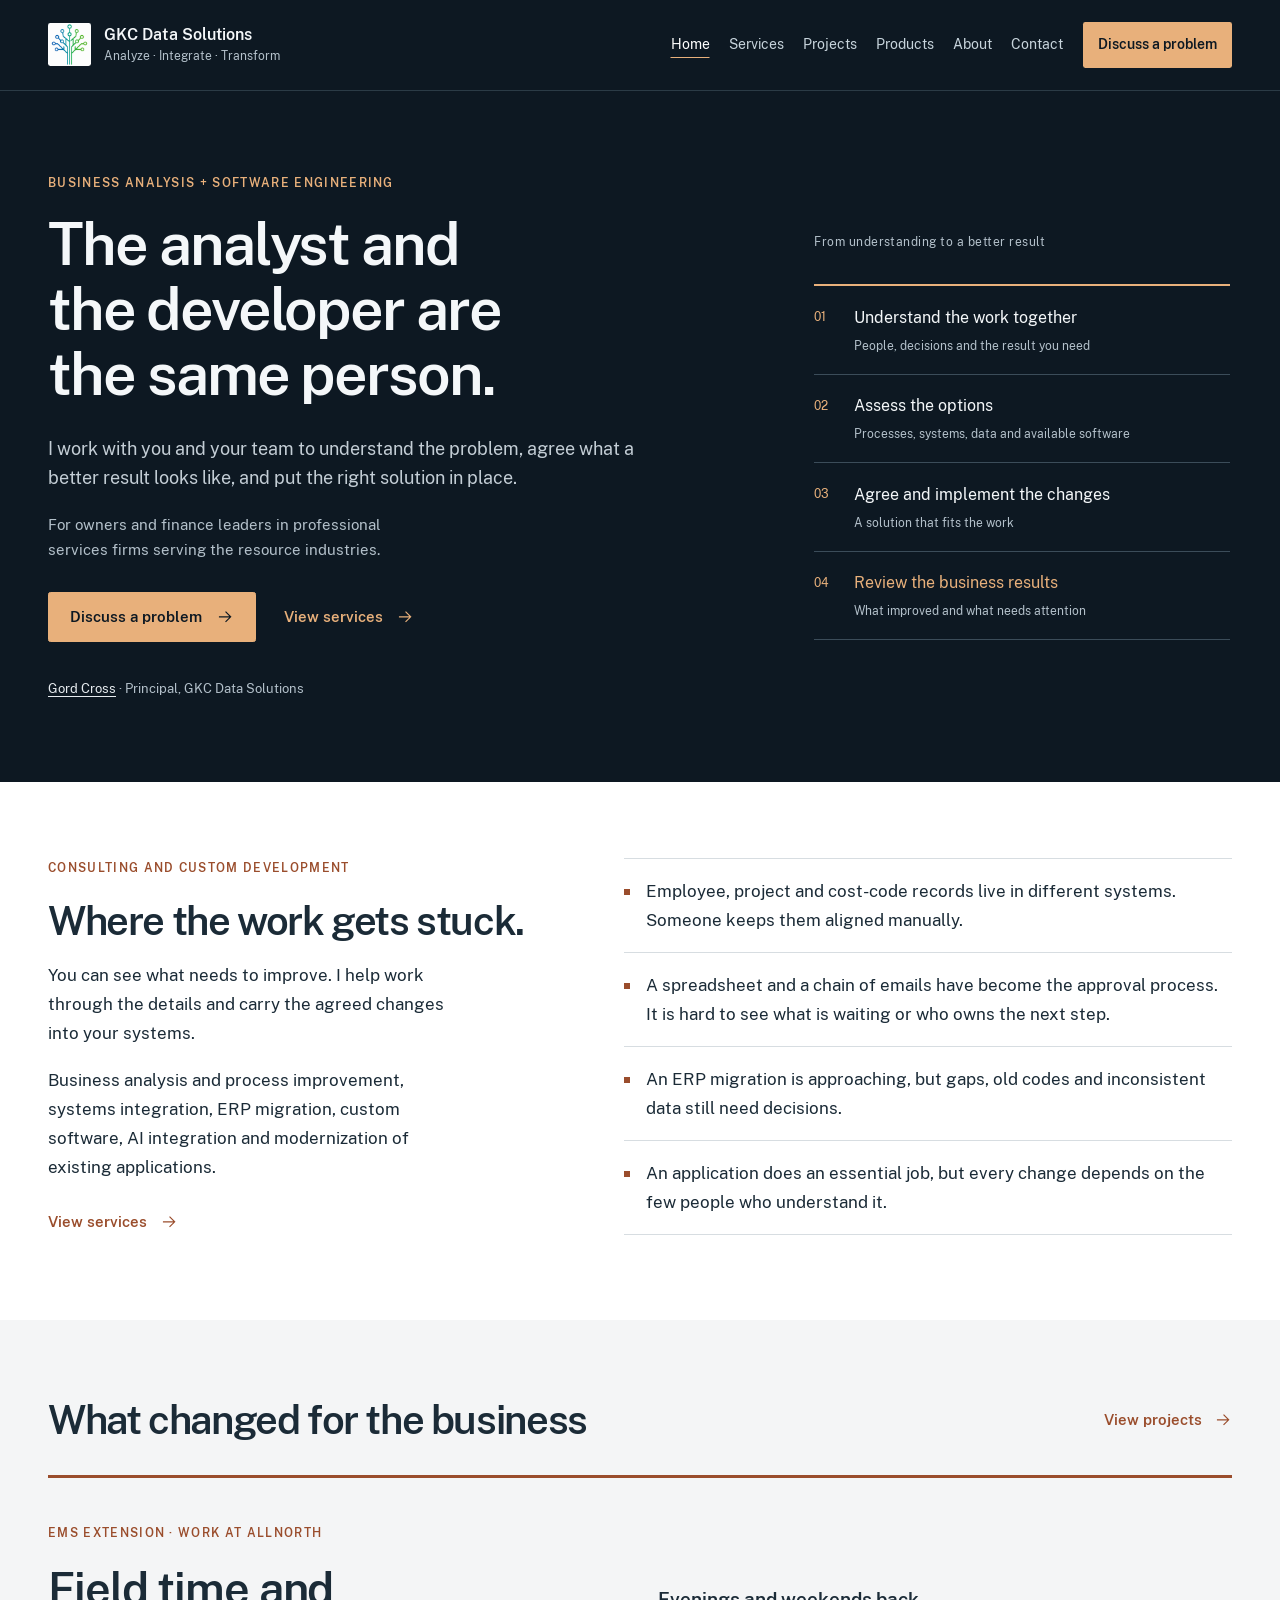
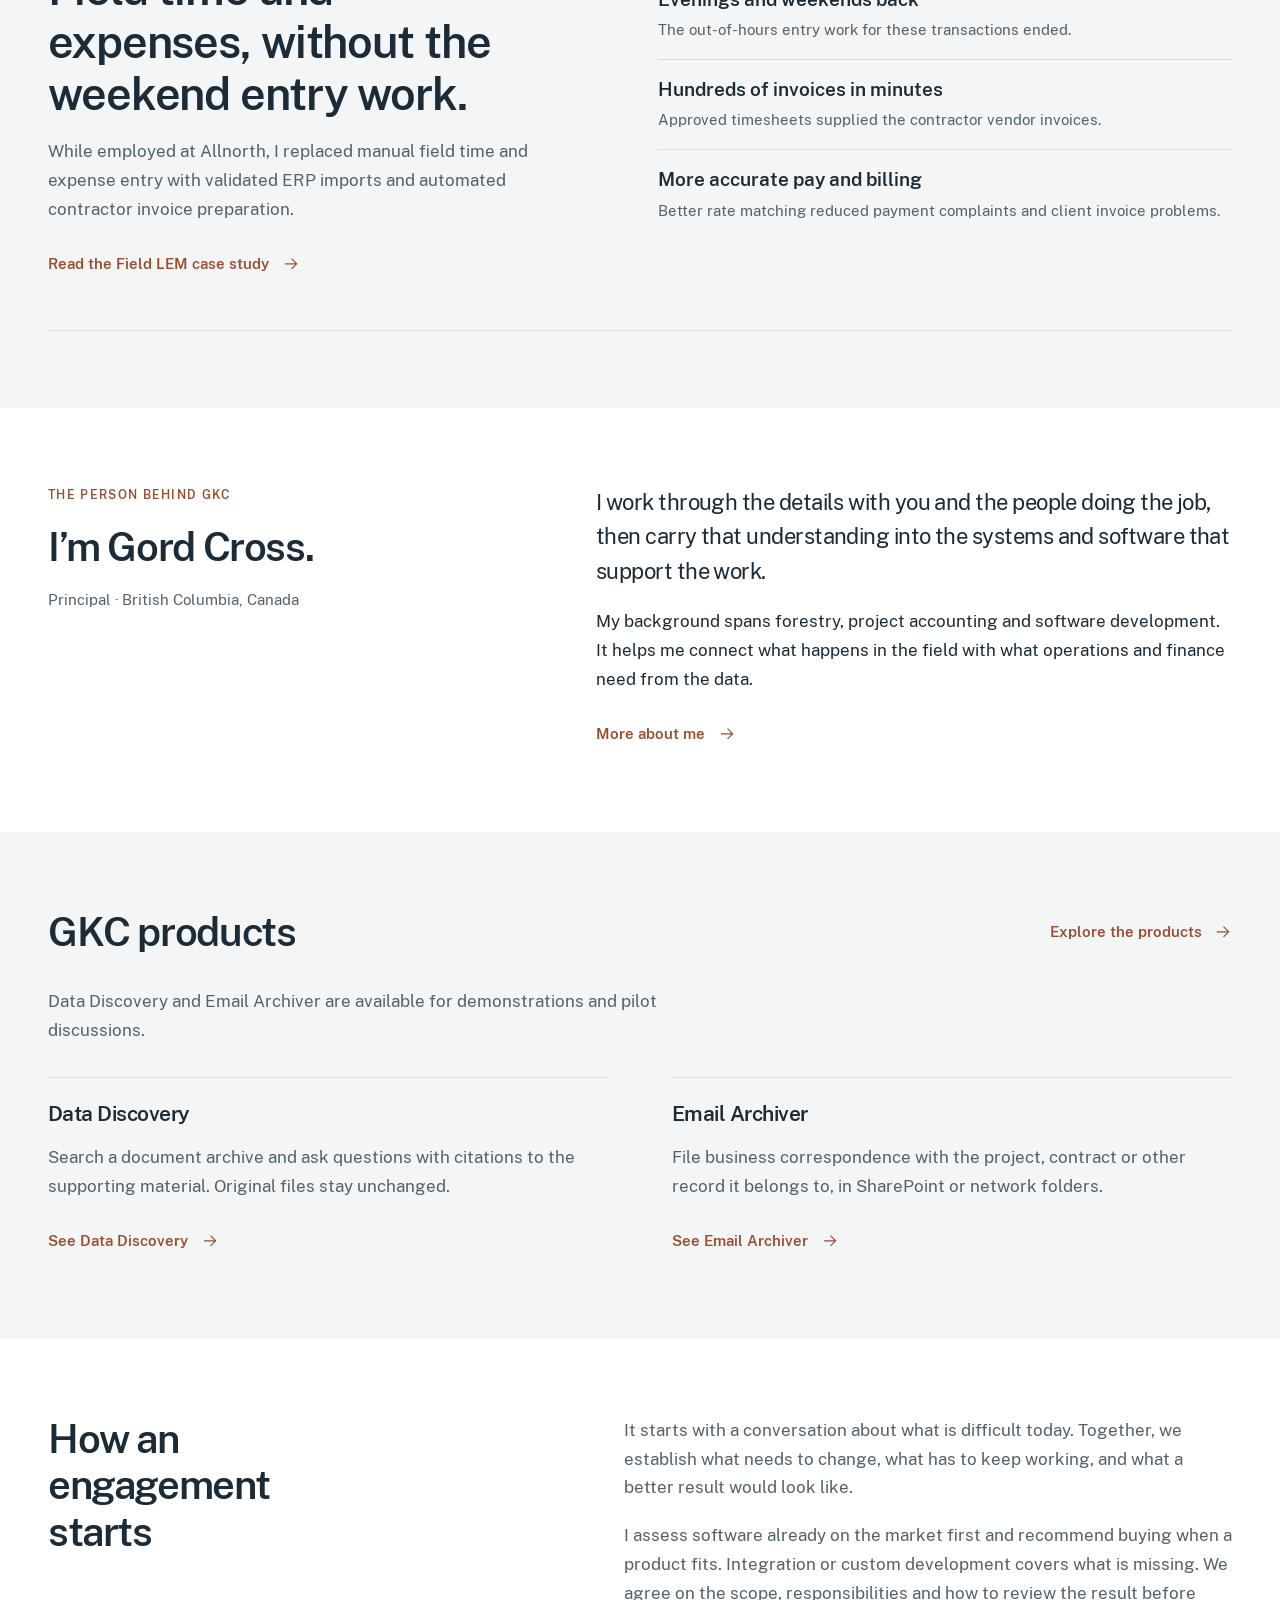
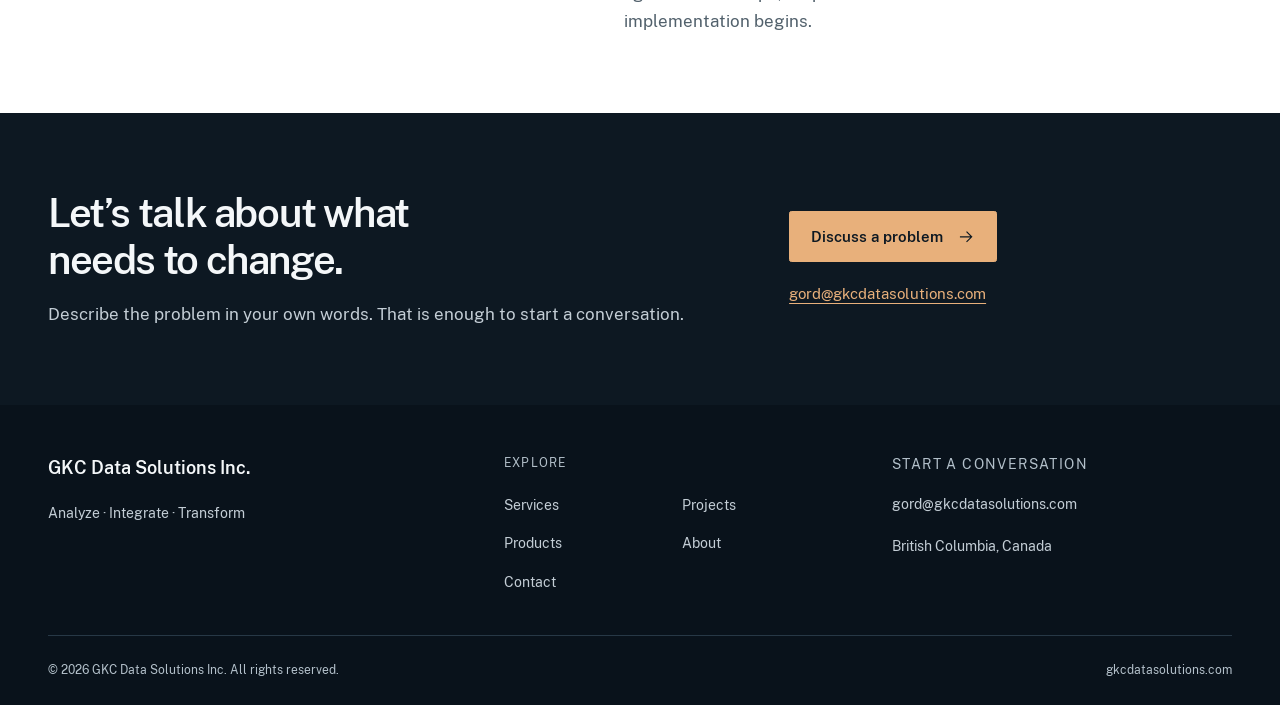
<file: index.html>
<!doctype html>
<html lang="en-CA">
  <head>
    <meta charset="utf-8">
    <meta name="viewport" content="width=device-width, initial-scale=1">
    <title>GKC Data Solutions | Business Analysis, Systems Integration &amp; Custom Software</title>
    <meta name="description" content="Consulting and custom software for owners and finance leaders in professional services firms serving resource industries. Understand the problem and implement the right solution.">
    <link rel="canonical" href="https://gkcdatasolutions.com/">
    <meta name="theme-color" content="#0d1822">
    <meta property="og:type" content="website">
    <meta property="og:locale" content="en_CA">
    <meta property="og:site_name" content="GKC Data Solutions">
    <meta property="og:title" content="GKC Data Solutions | Business Analysis, Systems Integration &amp; Custom Software">
    <meta property="og:description" content="Consulting and custom software for owners and finance leaders in professional services firms serving resource industries. Understand the problem and implement the right solution.">
    <meta property="og:url" content="https://gkcdatasolutions.com/">
    <meta property="og:image" content="https://gkcdatasolutions.com/assets/og-gkc.png">
    <meta property="og:image:width" content="1200">
    <meta property="og:image:height" content="630">
    <meta property="og:image:alt" content="GKC Data Solutions. The analyst and the developer are the same person.">
    <meta name="twitter:card" content="summary_large_image">
    <meta name="twitter:title" content="GKC Data Solutions | Business Analysis, Systems Integration &amp; Custom Software">
    <meta name="twitter:description" content="Consulting and custom software for owners and finance leaders in professional services firms serving resource industries. Understand the problem and implement the right solution.">
    <meta name="twitter:image" content="https://gkcdatasolutions.com/assets/og-gkc.png">
    <meta name="twitter:image:alt" content="GKC Data Solutions: business analysis and software engineering.">
    <link rel="icon" type="image/png" sizes="32x32" href="/assets/favicon-32.png">
    <link rel="apple-touch-icon" sizes="180x180" href="/assets/apple-touch-icon.png">
    <link rel="stylesheet" href="/styles.css">
    <script src="/site.js" defer></script>
    <script type="application/ld+json">{"@context":"https://schema.org","@graph":[{"@type":"Organization","@id":"https://gkcdatasolutions.com/#organization","name":"GKC Data Solutions Inc.","url":"https://gkcdatasolutions.com/","logo":"https://gkcdatasolutions.com/assets/gkc-mark.png","email":"gord@gkcdatasolutions.com"},{"@type":"WebSite","@id":"https://gkcdatasolutions.com/#website","url":"https://gkcdatasolutions.com/","name":"GKC Data Solutions","publisher":{"@id":"https://gkcdatasolutions.com/#organization"}}]}</script>
  </head>
  <body id="top">
    <a class="skip-link" href="#main-content">Skip to main content</a>
    <header class="site-header">
      <div class="shell header-inner">
        <a class="brand" href="/" aria-label="GKC Data Solutions Inc., home"> <img class="brand-mark" src="/assets/gkc-mark.png" width="256" height="256" alt=""> <span><span class="brand-name">GKC Data Solutions</span><span class="brand-signature">Analyze · Integrate · Transform</span></span> </a>
        <button class="nav-toggle" type="button" aria-controls="primary-nav" aria-expanded="false" aria-label="Toggle navigation" hidden><span class="menu-label">Menu</span><svg class="menu-icon" viewBox="0 0 20 20" fill="none" stroke="currentColor" stroke-width="1.5" aria-hidden="true"><path d="M2 5h16M2 10h16M2 15h16"/></svg></button>
        <nav id="primary-nav" aria-label="Primary navigation">
          <ul class="nav-list">
            <li><a href="/" aria-current="page">Home</a></li>
            <li><a href="/services/">Services</a></li>
            <li><a href="/work/">Projects</a></li>
            <li><a href="/products/">Products</a></li>
            <li><a href="/about/">About</a></li>
            <li><a href="/contact/">Contact</a></li>
            <li><a class="nav-cta" href="/contact/">Discuss a problem</a></li>
          </ul>
        </nav>
      </div>
    </header>
    <main id="main-content" tabindex="-1">
      <section class="hero dark" aria-labelledby="hero-title">
        <div class="shell hero-grid">
          <div>
            <p class="eyebrow">Business analysis + software engineering</p>
            <h1 id="hero-title">The analyst and the developer are the same person.</h1>
            <p class="lead">I work with you and your team to understand the problem, agree what a better result looks like, and put the right solution in place.</p>
            <p class="hero-audience">For owners and finance leaders in professional services firms serving the resource industries.</p>
            <div class="actions"><a class="button" href="/contact/">Discuss a problem<svg class="arrow" viewBox="0 0 24 24" fill="none" stroke="currentColor" stroke-width="1.6" aria-hidden="true"><path d="M4 12h15M13 5l7 7-7 7"/></svg></a><a class="text-link" href="/services/">View services<svg class="arrow" viewBox="0 0 24 24" fill="none" stroke="currentColor" stroke-width="1.6" aria-hidden="true"><path d="M4 12h15M13 5l7 7-7 7"/></svg></a></div>
            <p class="hero-byline"><a href="/about/#gord-cross">Gord Cross</a> · Principal, GKC Data Solutions</p>
          </div>
          <figure class="method-diagram" aria-labelledby="method-caption">
            <figcaption id="method-caption">From understanding to a better result</figcaption>
            <ol class="method-steps">
              <li><strong>Understand the work together</strong><span>People, decisions and the result you need</span></li>
              <li><strong>Assess the options</strong><span>Processes, systems, data and available software</span></li>
              <li><strong>Agree and implement the changes</strong><span>A solution that fits the work</span></li>
              <li><strong>Review the business results</strong><span>What improved and what needs attention</span></li>
            </ol>
          </figure>
        </div>
      </section>
      <section class="section" aria-labelledby="problems-title">
        <div class="shell editorial-split">
          <div>
            <p class="eyebrow">Consulting and custom development</p>
            <h2 id="problems-title">Where the work gets stuck.</h2>
            <p>You can see what needs to improve. I help work through the details and carry the agreed changes into your systems.</p>
            <p>Business analysis and process improvement, systems integration, ERP migration, custom software, AI integration and modernization of existing applications.</p>
            <a class="text-link" href="/services/">View services<svg class="arrow" viewBox="0 0 24 24" fill="none" stroke="currentColor" stroke-width="1.6" aria-hidden="true"><path d="M4 12h15M13 5l7 7-7 7"/></svg></a>
          </div>
          <ul class="problem-list">
            <li>Employee, project and cost-code records live in different systems. Someone keeps them aligned manually.</li>
            <li>A spreadsheet and a chain of emails have become the approval process. It is hard to see what is waiting or who owns the next step.</li>
            <li>An ERP migration is approaching, but gaps, old codes and inconsistent data still need decisions.</li>
            <li>An application does an essential job, but every change depends on the few people who understand it.</li>
          </ul>
        </div>
      </section>
      <section class="section soft work-preview" aria-labelledby="selected-work-title">
        <div class="shell">
          <div class="heading-row"><h2 id="selected-work-title">What changed for the business</h2><a class="text-link" href="/work/">View projects<svg class="arrow" viewBox="0 0 24 24" fill="none" stroke="currentColor" stroke-width="1.6" aria-hidden="true"><path d="M4 12h15M13 5l7 7-7 7"/></svg></a></div>
          <article class="featured-project">
            <div>
              <p class="eyebrow">EMS Extension · Work at Allnorth</p>
              <h3>Field time and expenses, without the weekend entry work.</h3>
              <p>While employed at Allnorth, I replaced manual field time and expense entry with validated ERP imports and automated contractor invoice preparation.</p>
              <a class="text-link" href="/work/#field-lem">Read the Field LEM case study<svg class="arrow" viewBox="0 0 24 24" fill="none" stroke="currentColor" stroke-width="1.6" aria-hidden="true"><path d="M4 12h15M13 5l7 7-7 7"/></svg></a>
            </div>
            <ul class="result-list" aria-label="Observed Field LEM results">
              <li><strong>Evenings and weekends back</strong><span>The out-of-hours entry work for these transactions ended.</span></li>
              <li><strong>Hundreds of invoices in minutes</strong><span>Approved timesheets supplied the contractor vendor invoices.</span></li>
              <li><strong>More accurate pay and billing</strong><span>Better rate matching reduced payment complaints and client invoice problems.</span></li>
            </ul>
          </article>
        </div>
      </section>
      <section class="section" id="company" aria-labelledby="principal-title">
        <div class="shell principal-intro">
          <div><p class="eyebrow">The person behind GKC</p><h2 id="principal-title">I’m Gord Cross.</h2><p class="principal-role">Principal · British Columbia, Canada</p></div>
          <div>
            <p class="intro-copy">I work through the details with you and the people doing the job, then carry that understanding into the systems and software that support the work.</p>
            <p>My background spans forestry, project accounting and software development. It helps me connect what happens in the field with what operations and finance need from the data.</p>
            <a class="text-link" href="/about/#gord-cross">More about me<svg class="arrow" viewBox="0 0 24 24" fill="none" stroke="currentColor" stroke-width="1.6" aria-hidden="true"><path d="M4 12h15M13 5l7 7-7 7"/></svg></a>
          </div>
        </div>
      </section>
      <section class="section soft" aria-labelledby="products-title">
        <div class="shell">
          <div class="heading-row"><h2 id="products-title">GKC products</h2><a class="text-link" href="/products/">Explore the products<svg class="arrow" viewBox="0 0 24 24" fill="none" stroke="currentColor" stroke-width="1.6" aria-hidden="true"><path d="M4 12h15M13 5l7 7-7 7"/></svg></a></div>
          <p class="muted measure">Data Discovery and Email Archiver are available for demonstrations and pilot discussions.</p>
          <div class="product-pair">
            <article id="data-discovery"><h3>Data Discovery</h3><p>Search a document archive and ask questions with citations to the supporting material. Original files stay unchanged.</p><a class="text-link" href="/data-discovery/">See Data Discovery<svg class="arrow" viewBox="0 0 24 24" fill="none" stroke="currentColor" stroke-width="1.6" aria-hidden="true"><path d="M4 12h15M13 5l7 7-7 7"/></svg></a></article>
            <article><h3>Email Archiver</h3><p>File business correspondence with the project, contract or other record it belongs to, in SharePoint or network folders.</p><a class="text-link" href="/email-archiver/">See Email Archiver<svg class="arrow" viewBox="0 0 24 24" fill="none" stroke="currentColor" stroke-width="1.6" aria-hidden="true"><path d="M4 12h15M13 5l7 7-7 7"/></svg></a></article>
          </div>
        </div>
      </section>
      <section class="section" aria-labelledby="engagement-title">
        <div class="shell engagement">
          <h2 id="engagement-title">How an engagement starts</h2>
          <div>
            <p>It starts with a conversation about what is difficult today. Together, we establish what needs to change, what has to keep working, and what a better result would look like.</p>
            <p>I assess software already on the market first and recommend buying when a product fits. Integration or custom development covers what is missing. We agree on the scope, responsibilities and how to review the result before implementation begins.</p>
          </div>
        </div>
      </section>
      <section class="section dark cta-band" id="contact" aria-labelledby="cta-title">
        <div class="shell split"><div><h2 id="cta-title">Let’s talk about what needs to change.</h2><p>Describe the problem in your own words. That is enough to start a conversation.</p></div>
          <div class="cta-actions"><a class="button" href="/contact/">Discuss a problem<svg class="arrow" viewBox="0 0 24 24" fill="none" stroke="currentColor" stroke-width="1.6" aria-hidden="true"><path d="M4 12h15M13 5l7 7-7 7"/></svg></a><a class="email" href="mailto:gord@gkcdatasolutions.com">gord@gkcdatasolutions.com</a></div>
        </div>
      </section>
    </main>
    <footer class="site-footer">
      <div class="shell">
        <div class="footer-grid">
          <div class="footer-brand">
            <p class="footer-title">GKC Data Solutions Inc.</p>
            <p class="footer-signature">Analyze · Integrate · Transform</p>
          </div>
          <nav aria-label="Footer navigation">
            <p class="footer-label">Explore</p>
            <ul class="footer-links">
              <li><a href="/services/">Services</a></li>
              <li><a href="/work/">Projects</a></li>
              <li><a href="/products/">Products</a></li>
              <li><a href="/about/">About</a></li>
              <li><a href="/contact/">Contact</a></li>
            </ul>
          </nav>
          <div class="footer-contact">
            <p class="footer-label">Start a conversation</p>
            <p><a href="mailto:gord@gkcdatasolutions.com">gord@gkcdatasolutions.com</a></p>
            <p>British Columbia, Canada</p>
          </div>
        </div>
        <div class="footer-bottom">
          <p>© 2026 GKC Data Solutions Inc. All rights reserved.</p>
          <p>gkcdatasolutions.com</p>
        </div>
      </div>
    </footer>
  </body>
</html>
</file>
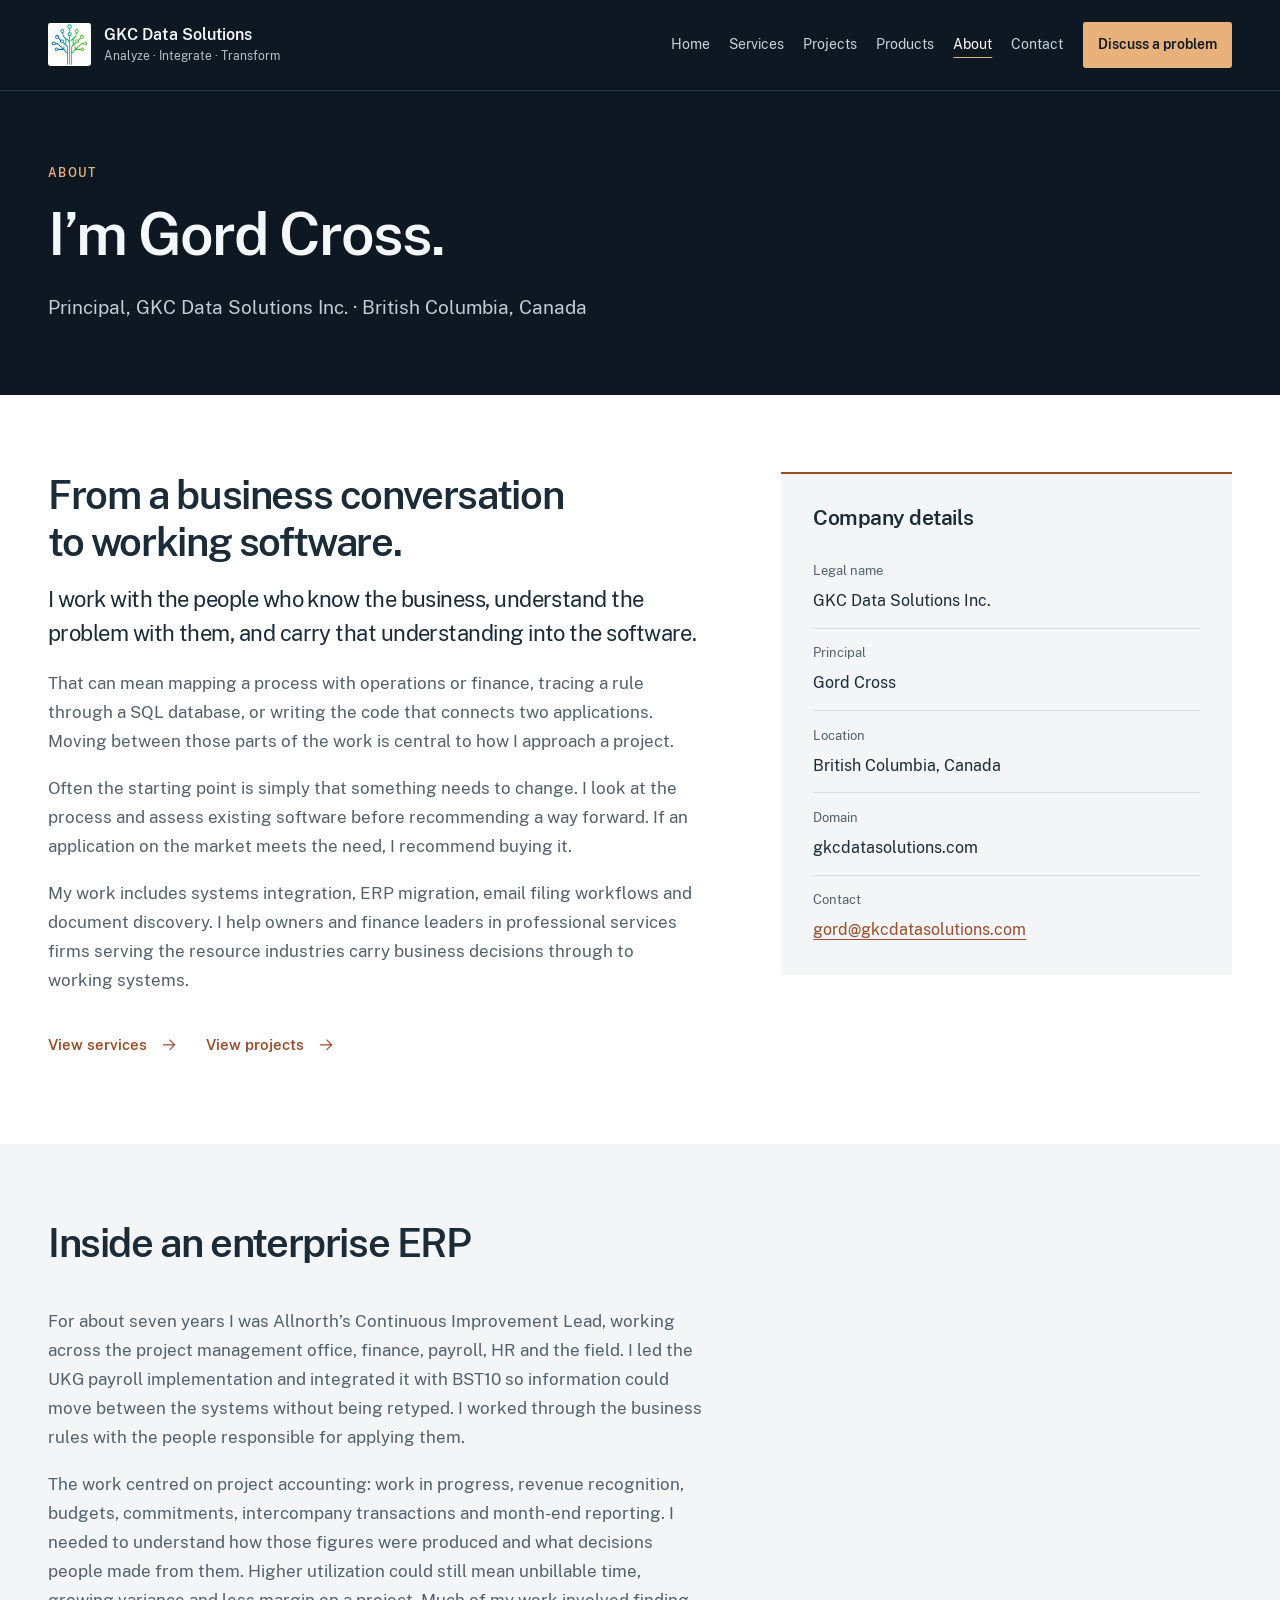
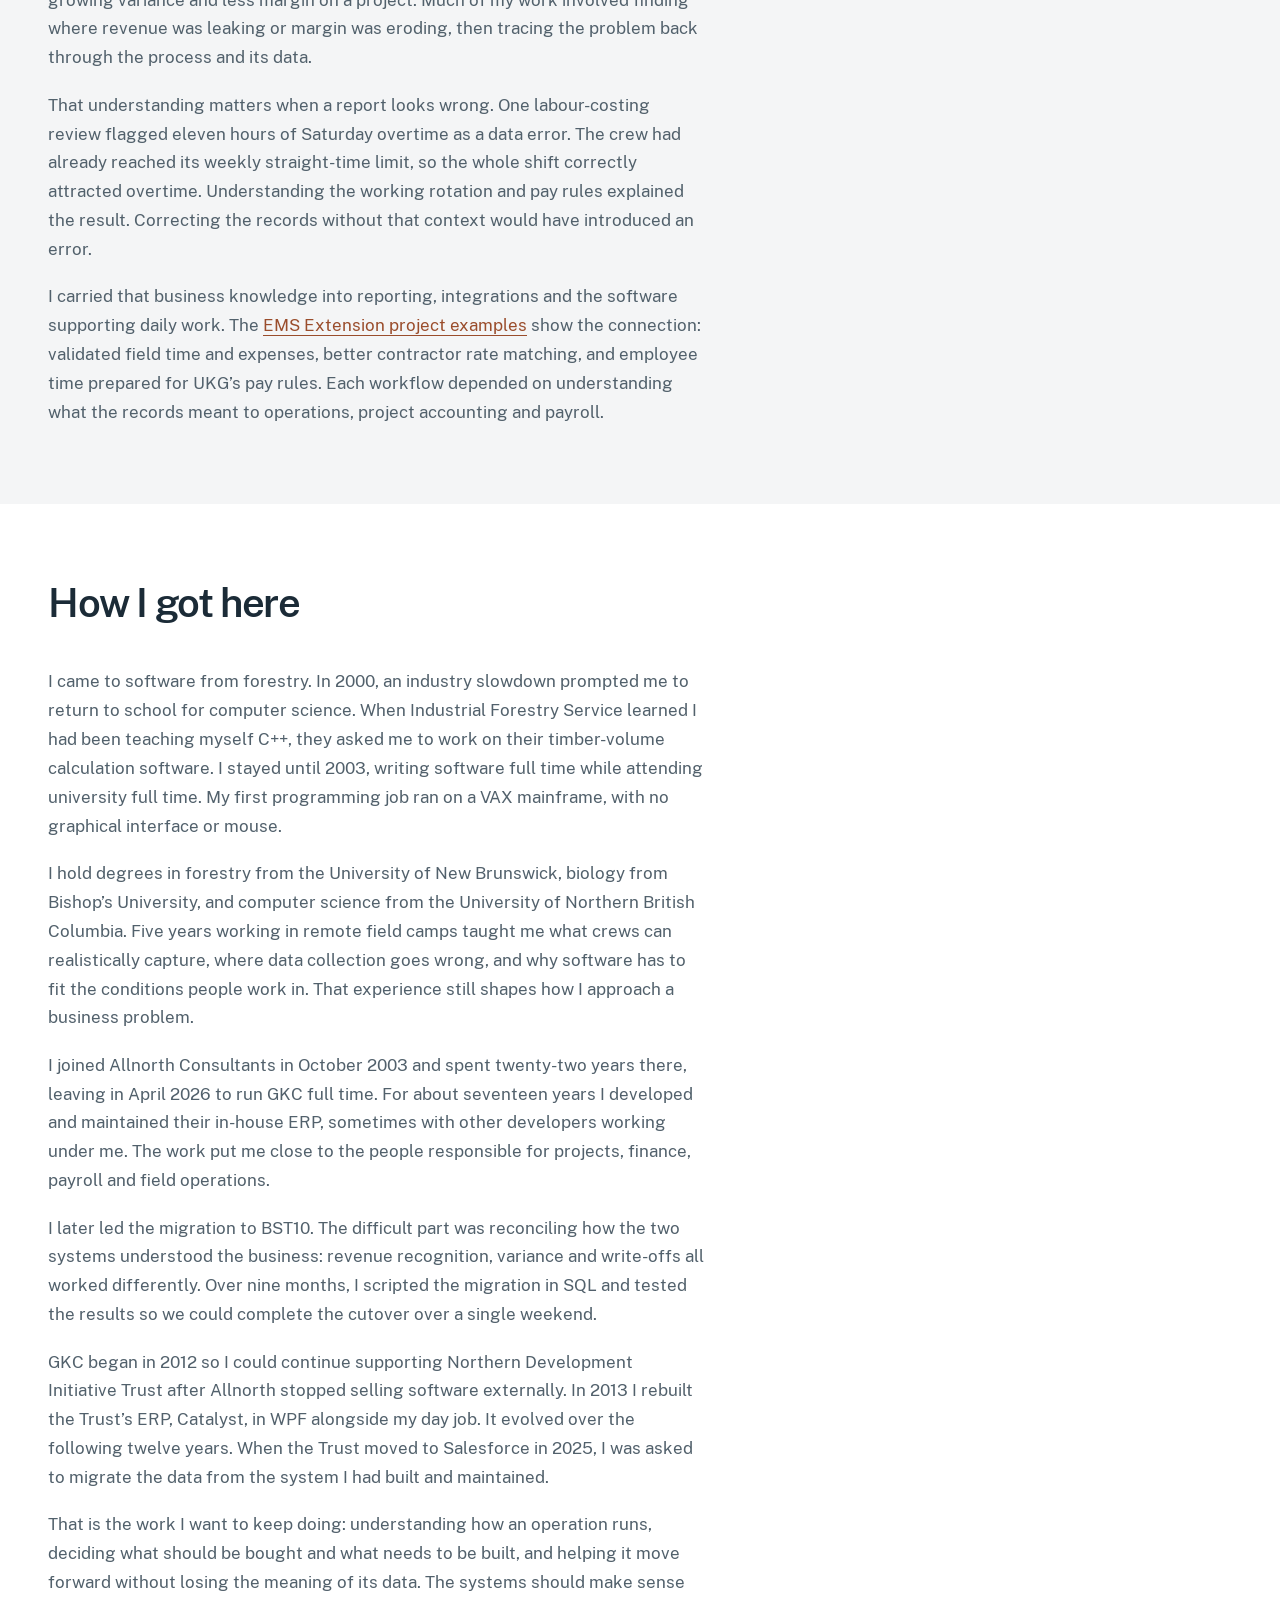
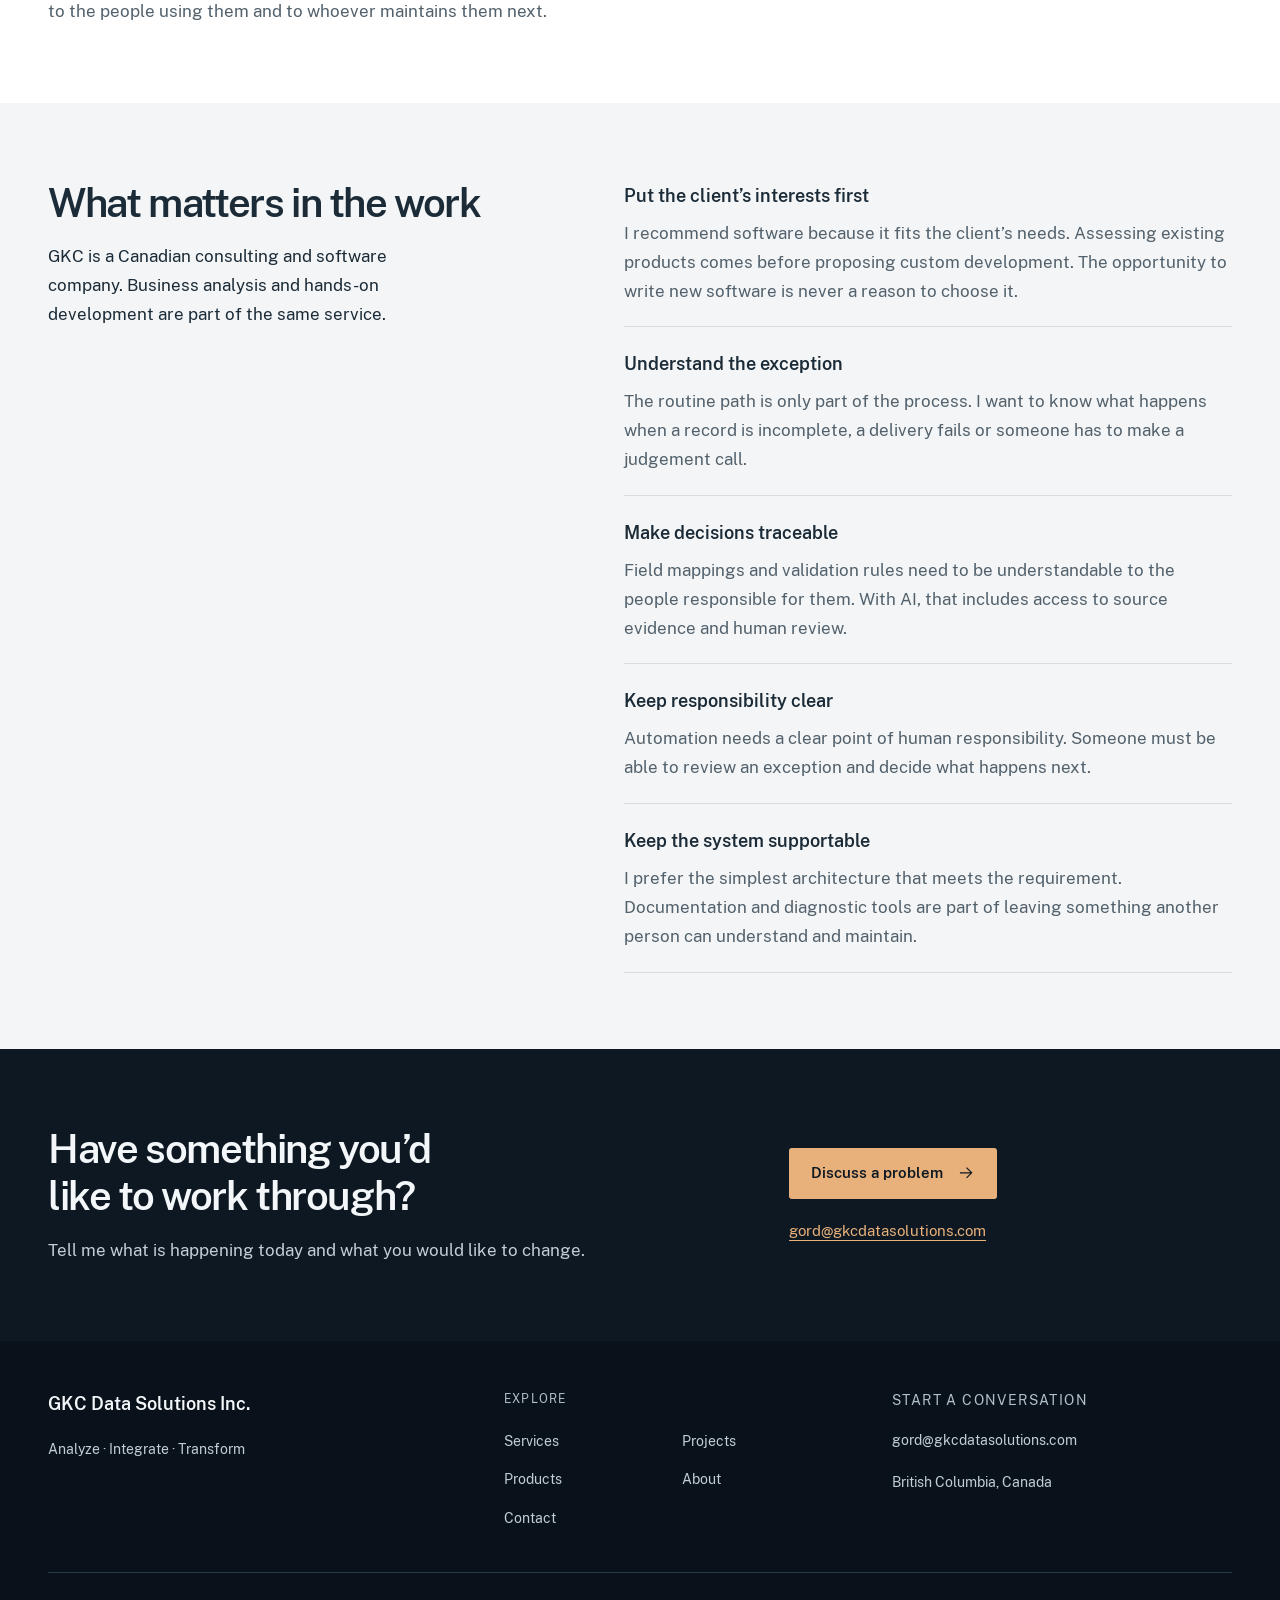
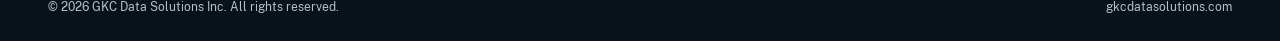
<file: about/index.html>
<!doctype html>
<html lang="en-CA">
  <head>
    <meta charset="utf-8">
    <meta name="viewport" content="width=device-width, initial-scale=1">
    <title>Gord Cross | Principal, GKC Data Solutions</title>
    <meta name="description" content="Gord Cross combines business analysis, systems thinking and hands-on software development to solve operational and technology problems.">
    <link rel="canonical" href="https://gkcdatasolutions.com/about/">
    <meta name="theme-color" content="#0d1822">
    <meta property="og:type" content="website">
    <meta property="og:locale" content="en_CA">
    <meta property="og:site_name" content="GKC Data Solutions">
    <meta property="og:title" content="Gord Cross | Principal, GKC Data Solutions">
    <meta property="og:description" content="Gord Cross combines business analysis, systems thinking and hands-on software development to solve operational and technology problems.">
    <meta property="og:url" content="https://gkcdatasolutions.com/about/">
    <meta property="og:image" content="https://gkcdatasolutions.com/assets/og-gkc.png">
    <meta property="og:image:width" content="1200">
    <meta property="og:image:height" content="630">
    <meta property="og:image:alt" content="GKC Data Solutions. The analyst and the developer are the same person.">
    <meta name="twitter:card" content="summary_large_image">
    <meta name="twitter:title" content="Gord Cross | Principal, GKC Data Solutions">
    <meta name="twitter:description" content="Gord Cross combines business analysis, systems thinking and hands-on software development to solve operational and technology problems.">
    <meta name="twitter:image" content="https://gkcdatasolutions.com/assets/og-gkc.png">
    <meta name="twitter:image:alt" content="GKC Data Solutions: business analysis and software engineering.">
    <link rel="icon" type="image/png" sizes="32x32" href="/assets/favicon-32.png">
    <link rel="apple-touch-icon" sizes="180x180" href="/assets/apple-touch-icon.png">
    <link rel="stylesheet" href="/styles.css">
    <script src="/site.js" defer></script>
    <script type="application/ld+json">{"@context":"https://schema.org","@graph":[{"@type":"Organization","@id":"https://gkcdatasolutions.com/#organization","name":"GKC Data Solutions Inc.","url":"https://gkcdatasolutions.com/","logo":"https://gkcdatasolutions.com/assets/gkc-mark.png","email":"gord@gkcdatasolutions.com"},{"@type":"WebSite","@id":"https://gkcdatasolutions.com/#website","url":"https://gkcdatasolutions.com/","name":"GKC Data Solutions","publisher":{"@id":"https://gkcdatasolutions.com/#organization"}},{"@type":"BreadcrumbList","itemListElement":[{"@type":"ListItem","position":1,"name":"Home","item":"https://gkcdatasolutions.com/"},{"@type":"ListItem","position":2,"name":"About","item":"https://gkcdatasolutions.com/about/"}]},{"@type":"Person","@id":"https://gkcdatasolutions.com/about/#gord-cross","name":"Gord Cross","jobTitle":"Principal","worksFor":{"@id":"https://gkcdatasolutions.com/#organization"},"url":"https://gkcdatasolutions.com/about/#gord-cross","description":"Business analyst, solutions architect and software developer."}]}</script>
  </head>
  <body id="top">
    <a class="skip-link" href="#main-content">Skip to main content</a>
    <header class="site-header">
      <div class="shell header-inner">
        <a class="brand" href="/" aria-label="GKC Data Solutions Inc., home"> <img class="brand-mark" src="/assets/gkc-mark.png" width="256" height="256" alt=""> <span><span class="brand-name">GKC Data Solutions</span><span class="brand-signature">Analyze · Integrate · Transform</span></span> </a>
        <button class="nav-toggle" type="button" aria-controls="primary-nav" aria-expanded="false" aria-label="Toggle navigation" hidden><span class="menu-label">Menu</span><svg class="menu-icon" viewBox="0 0 20 20" fill="none" stroke="currentColor" stroke-width="1.5" aria-hidden="true"><path d="M2 5h16M2 10h16M2 15h16"/></svg></button>
        <nav id="primary-nav" aria-label="Primary navigation">
          <ul class="nav-list">
            <li><a href="/">Home</a></li>
            <li><a href="/services/">Services</a></li>
            <li><a href="/work/">Projects</a></li>
            <li><a href="/products/">Products</a></li>
            <li><a href="/about/" aria-current="page">About</a></li>
            <li><a href="/contact/">Contact</a></li>
            <li><a class="nav-cta" href="/contact/">Discuss a problem</a></li>
          </ul>
        </nav>
      </div>
    </header>
    <main id="main-content" tabindex="-1">
      <section class="dark page-hero" aria-labelledby="page-title">
        <div class="shell">
          <p class="eyebrow">About</p>
          <h1 id="page-title">I’m Gord Cross.</h1>
          <p class="lead">Principal, GKC Data Solutions Inc. · British Columbia, Canada</p>
        </div>
      </section>
      <section class="section" id="gord-cross" aria-labelledby="gord-title">
        <div class="shell profile-layout">
          <div class="bio">
            <h2 id="gord-title">From a business conversation to working software.</h2>
            <p class="intro-copy">I work with the people who know the business, understand the problem with them, and carry that understanding into the software.</p>
            <p>That can mean mapping a process with operations or finance, tracing a rule through a SQL database, or writing the code that connects two applications. Moving between those parts of the work is central to how I approach a project.</p>
            <p>Often the starting point is simply that something needs to change. I look at the process and assess existing software before recommending a way forward. If an application on the market meets the need, I recommend buying it.</p>
            <p>My work includes systems integration, ERP migration, email filing workflows and document discovery. I help owners and finance leaders in professional services firms serving the resource industries carry business decisions through to working systems.</p>
            <div class="actions"><a class="text-link" href="/services/">View services<svg class="arrow" viewBox="0 0 24 24" fill="none" stroke="currentColor" stroke-width="1.6" aria-hidden="true"><path d="M4 12h15M13 5l7 7-7 7"/></svg></a><a class="text-link" href="/work/">View projects<svg class="arrow" viewBox="0 0 24 24" fill="none" stroke="currentColor" stroke-width="1.6" aria-hidden="true"><path d="M4 12h15M13 5l7 7-7 7"/></svg></a></div>
          </div>
          <aside class="identity-panel" aria-labelledby="identity-title">
            <h3 id="identity-title">Company details</h3>
            <dl>
              <div>
                <dt>Legal name</dt>
                <dd>GKC Data Solutions Inc.</dd>
              </div>
              <div>
                <dt>Principal</dt>
                <dd>Gord Cross</dd>
              </div>
              <div>
                <dt>Location</dt>
                <dd>British Columbia, Canada</dd>
              </div>
              <div>
                <dt>Domain</dt>
                <dd>gkcdatasolutions.com</dd>
              </div>
              <div>
                <dt>Contact</dt>
                <dd><a href="mailto:gord@gkcdatasolutions.com">gord@gkcdatasolutions.com</a></dd>
              </div>
            </dl>
          </aside>
        </div>
      </section>
      <section class="section soft" id="erp" aria-labelledby="erp-title">
        <div class="shell">
          <div class="section-heading">
            <h2 id="erp-title">Inside an enterprise ERP</h2>
          </div>
          <div class="page-narrative">
            <p>For about seven years I was Allnorth&rsquo;s Continuous Improvement Lead, working across the project management office, finance, payroll, HR and the field. I led the UKG payroll implementation and integrated it with BST10 so information could move between the systems without being retyped. I worked through the business rules with the people responsible for applying them.</p>
            <p>The work centred on project accounting: work in progress, revenue recognition, budgets, commitments, intercompany transactions and month-end reporting. I needed to understand how those figures were produced and what decisions people made from them. Higher utilization could still mean unbillable time, growing variance and less margin on a project. Much of my work involved finding where revenue was leaking or margin was eroding, then tracing the problem back through the process and its data.</p>
            <p>That understanding matters when a report looks wrong. One labour-costing review flagged eleven hours of Saturday overtime as a data error. The crew had already reached its weekly straight-time limit, so the whole shift correctly attracted overtime. Understanding the working rotation and pay rules explained the result. Correcting the records without that context would have introduced an error.</p>
            <p>I carried that business knowledge into reporting, integrations and the software supporting daily work. The <a href="/work/#ems-extension">EMS Extension project examples</a> show the connection: validated field time and expenses, better contractor rate matching, and employee time prepared for UKG&rsquo;s pay rules. Each workflow depended on understanding what the records meant to operations, project accounting and payroll.</p>
          </div>
        </div>
      </section>
      <section class="section" id="background" aria-labelledby="background-title">
        <div class="shell">
          <div class="section-heading">
            <h2 id="background-title">How I got here</h2>
          </div>
          <div class="page-narrative">
            <p>I came to software from forestry. In 2000, an industry slowdown prompted me to return to school for computer science. When Industrial Forestry Service learned I had been teaching myself C++, they asked me to work on their timber-volume calculation software. I stayed until 2003, writing software full time while attending university full time. My first programming job ran on a VAX mainframe, with no graphical interface or mouse.</p>
            <p>I hold degrees in forestry from the University of New Brunswick, biology from Bishop&rsquo;s University, and computer science from the University of Northern British Columbia. Five years working in remote field camps taught me what crews can realistically capture, where data collection goes wrong, and why software has to fit the conditions people work in. That experience still shapes how I approach a business problem.</p>
            <p>I joined Allnorth Consultants in October 2003 and spent twenty-two years there, leaving in April 2026 to run GKC full time. For about seventeen years I developed and maintained their in-house ERP, sometimes with other developers working under me. The work put me close to the people responsible for projects, finance, payroll and field operations.</p>
            <p>I later led the migration to BST10. The difficult part was reconciling how the two systems understood the business: revenue recognition, variance and write-offs all worked differently. Over nine months, I scripted the migration in SQL and tested the results so we could complete the cutover over a single weekend.</p>
            <p>GKC began in 2012 so I could continue supporting Northern Development Initiative Trust after Allnorth stopped selling software externally. In 2013 I rebuilt the Trust&rsquo;s ERP, Catalyst, in WPF alongside my day job. It evolved over the following twelve years. When the Trust moved to Salesforce in 2025, I was asked to migrate the data from the system I had built and maintained.</p>
            <p>That is the work I want to keep doing: understanding how an operation runs, deciding what should be bought and what needs to be built, and helping it move forward without losing the meaning of its data. The systems should make sense to the people using them and to whoever maintains them next.</p>
          </div>
        </div>
      </section>
      <section class="section soft" aria-labelledby="principles-title">
        <div class="shell editorial-split">
          <div>
            <h2 id="principles-title">What matters in the work</h2>
            <p>GKC is a Canadian consulting and software company. Business analysis and hands-on development are part of the same service.</p>
          </div>
          <dl class="principle-list">
            <div>
              <dt>Put the client’s interests first</dt>
              <dd>I recommend software because it fits the client’s needs. Assessing existing products comes before proposing custom development. The opportunity to write new software is never a reason to choose it.</dd>
            </div>
            <div>
              <dt>Understand the exception</dt>
              <dd>The routine path is only part of the process. I want to know what happens when a record is incomplete, a delivery fails or someone has to make a judgement call.</dd>
            </div>
            <div>
              <dt>Make decisions traceable</dt>
              <dd>Field mappings and validation rules need to be understandable to the people responsible for them. With AI, that includes access to source evidence and human review.</dd>
            </div>
            <div>
              <dt>Keep responsibility clear</dt>
              <dd>Automation needs a clear point of human responsibility. Someone must be able to review an exception and decide what happens next.</dd>
            </div>
            <div>
              <dt>Keep the system supportable</dt>
              <dd>I prefer the simplest architecture that meets the requirement. Documentation and diagnostic tools are part of leaving something another person can understand and maintain.</dd>
            </div>
          </dl>
        </div>
      </section>
      <section class="section dark cta-band"  aria-labelledby="cta-title">
        <div class="shell split">
          <div>
            <h2 id="cta-title">Have something you’d like to work through?</h2>
            <p>Tell me what is happening today and what you would like to change.</p>
          </div>
          <div class="cta-actions">
            <a class="button" href="/contact/">Discuss a problem<svg class="arrow" viewBox="0 0 24 24" fill="none" stroke="currentColor" stroke-width="1.6" aria-hidden="true"><path d="M4 12h15M13 5l7 7-7 7"/></svg></a>
            <a class="email" href="mailto:gord@gkcdatasolutions.com">gord@gkcdatasolutions.com</a>
          </div>
        </div>
      </section>
    </main>
    <footer class="site-footer">
      <div class="shell">
        <div class="footer-grid">
          <div class="footer-brand">
            <p class="footer-title">GKC Data Solutions Inc.</p>
            <p class="footer-signature">Analyze · Integrate · Transform</p>
          </div>
          <nav aria-label="Footer navigation">
            <p class="footer-label">Explore</p>
            <ul class="footer-links">
              <li><a href="/services/">Services</a></li>
              <li><a href="/work/">Projects</a></li>
              <li><a href="/products/">Products</a></li>
              <li><a href="/about/">About</a></li>
              <li><a href="/contact/">Contact</a></li>
            </ul>
          </nav>
          <div class="footer-contact">
            <p class="footer-label">Start a conversation</p>
            <p><a href="mailto:gord@gkcdatasolutions.com">gord@gkcdatasolutions.com</a></p>
            <p>British Columbia, Canada</p>
          </div>
        </div>
        <div class="footer-bottom">
          <p>© 2026 GKC Data Solutions Inc. All rights reserved.</p>
          <p>gkcdatasolutions.com</p>
        </div>
      </div>
    </footer>
  </body>
</html>
</file>
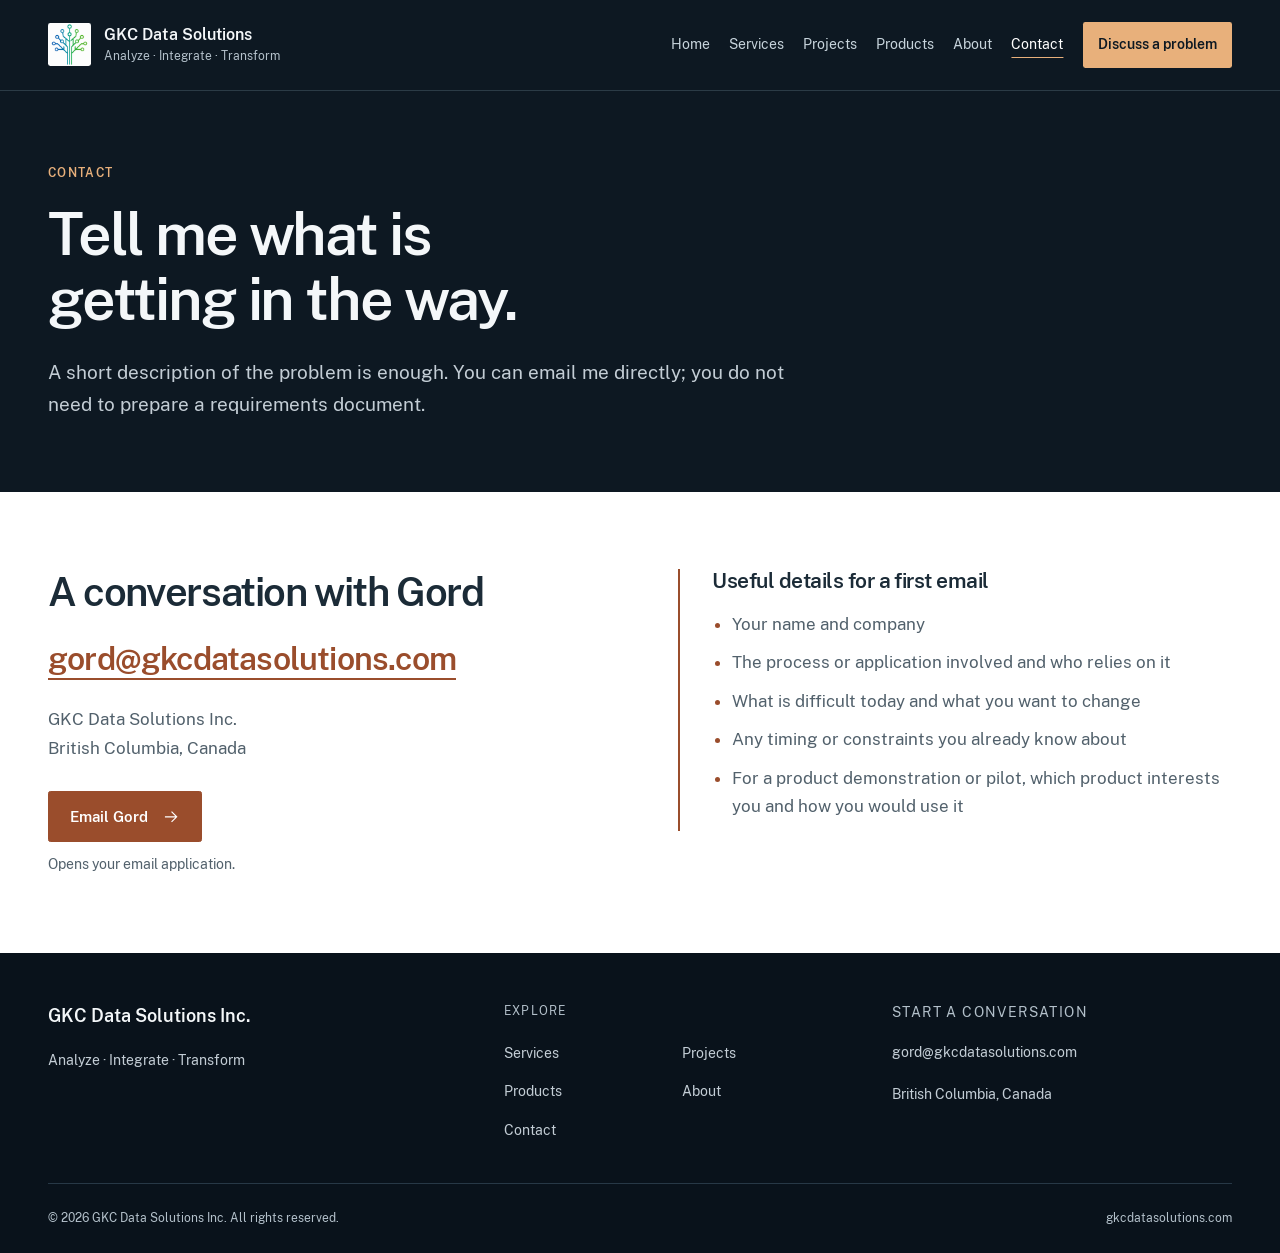
<file: contact/index.html>
<!doctype html>
<html lang="en-CA">
  <head>
    <meta charset="utf-8">
    <meta name="viewport" content="width=device-width, initial-scale=1">
    <title>Contact GKC Data Solutions | Discuss a Business Problem</title>
    <meta name="description" content="Contact Gord Cross at GKC Data Solutions to discuss a business process, system integration, custom application, AI use case or software modernization.">
    <link rel="canonical" href="https://gkcdatasolutions.com/contact/">
    <meta name="theme-color" content="#0d1822">
    <meta property="og:type" content="website">
    <meta property="og:locale" content="en_CA">
    <meta property="og:site_name" content="GKC Data Solutions">
    <meta property="og:title" content="Contact GKC Data Solutions | Discuss a Business Problem">
    <meta property="og:description" content="Contact Gord Cross at GKC Data Solutions to discuss a business process, system integration, custom application, AI use case or software modernization.">
    <meta property="og:url" content="https://gkcdatasolutions.com/contact/">
    <meta property="og:image" content="https://gkcdatasolutions.com/assets/og-gkc.png">
    <meta property="og:image:width" content="1200">
    <meta property="og:image:height" content="630">
    <meta property="og:image:alt" content="GKC Data Solutions. The analyst and the developer are the same person.">
    <meta name="twitter:card" content="summary_large_image">
    <meta name="twitter:title" content="Contact GKC Data Solutions | Discuss a Business Problem">
    <meta name="twitter:description" content="Contact Gord Cross at GKC Data Solutions to discuss a business process, system integration, custom application, AI use case or software modernization.">
    <meta name="twitter:image" content="https://gkcdatasolutions.com/assets/og-gkc.png">
    <meta name="twitter:image:alt" content="GKC Data Solutions: business analysis and software engineering.">
    <link rel="icon" type="image/png" sizes="32x32" href="/assets/favicon-32.png">
    <link rel="apple-touch-icon" sizes="180x180" href="/assets/apple-touch-icon.png">
    <link rel="stylesheet" href="/styles.css">
    <script src="/site.js" defer></script>
    <script type="application/ld+json">{"@context":"https://schema.org","@graph":[{"@type":"Organization","@id":"https://gkcdatasolutions.com/#organization","name":"GKC Data Solutions Inc.","url":"https://gkcdatasolutions.com/","logo":"https://gkcdatasolutions.com/assets/gkc-mark.png","email":"gord@gkcdatasolutions.com"},{"@type":"WebSite","@id":"https://gkcdatasolutions.com/#website","url":"https://gkcdatasolutions.com/","name":"GKC Data Solutions","publisher":{"@id":"https://gkcdatasolutions.com/#organization"}},{"@type":"BreadcrumbList","itemListElement":[{"@type":"ListItem","position":1,"name":"Home","item":"https://gkcdatasolutions.com/"},{"@type":"ListItem","position":2,"name":"Contact","item":"https://gkcdatasolutions.com/contact/"}]}]}</script>
  </head>
  <body id="top">
    <a class="skip-link" href="#main-content">Skip to main content</a>
    <header class="site-header">
      <div class="shell header-inner">
        <a class="brand" href="/" aria-label="GKC Data Solutions Inc., home"> <img class="brand-mark" src="/assets/gkc-mark.png" width="256" height="256" alt=""> <span><span class="brand-name">GKC Data Solutions</span><span class="brand-signature">Analyze · Integrate · Transform</span></span> </a>
        <button class="nav-toggle" type="button" aria-controls="primary-nav" aria-expanded="false" aria-label="Toggle navigation" hidden><span class="menu-label">Menu</span><svg class="menu-icon" viewBox="0 0 20 20" fill="none" stroke="currentColor" stroke-width="1.5" aria-hidden="true"><path d="M2 5h16M2 10h16M2 15h16"/></svg></button>
        <nav id="primary-nav" aria-label="Primary navigation">
          <ul class="nav-list">
            <li><a href="/">Home</a></li>
            <li><a href="/services/">Services</a></li>
            <li><a href="/work/">Projects</a></li>
            <li><a href="/products/">Products</a></li>
            <li><a href="/about/">About</a></li>
            <li><a href="/contact/" aria-current="page">Contact</a></li>
            <li><a class="nav-cta" href="/contact/">Discuss a problem</a></li>
          </ul>
        </nav>
      </div>
    </header>
    <main id="main-content" tabindex="-1">
      <section class="dark page-hero" aria-labelledby="page-title">
        <div class="shell">
          <p class="eyebrow">Contact</p>
          <h1 id="page-title">Tell me what is getting in the way.</h1>
          <p class="lead">A short description of the problem is enough. You can email me directly; you do not need to prepare a requirements document.</p>
        </div>
      </section>
      <section class="section" id="software-modernization" aria-labelledby="conversation-title">
        <div class="shell split">
          <div>
            <h2 id="conversation-title">A conversation with Gord</h2>
            <p><a class="contact-email" href="mailto:gord@gkcdatasolutions.com">gord@gkcdatasolutions.com</a></p>
            <p class="muted">GKC Data Solutions Inc.<br>British Columbia, Canada</p>
            <div class="actions">
              <a class="button" href="mailto:gord@gkcdatasolutions.com?subject=Discuss%20a%20business%20problem">Email Gord<svg class="arrow" viewBox="0 0 24 24" fill="none" stroke="currentColor" stroke-width="1.6" aria-hidden="true"><path d="M4 12h15M13 5l7 7-7 7"/></svg></a>
            </div>
            <p class="small muted">Opens your email application.</p>
          </div>
          <aside class="contact-panel" aria-labelledby="first-email-title">
            <h3 id="first-email-title">Useful details for a first email</h3>
            <ul>
              <li>Your name and company</li>
              <li>The process or application involved and who relies on it</li>
              <li>What is difficult today and what you want to change</li>
              <li>Any timing or constraints you already know about</li>
              <li>For a product demonstration or pilot, which product interests you and how you would use it</li>
            </ul>
          </aside>
        </div>
      </section>
    </main>
    <footer class="site-footer">
      <div class="shell">
        <div class="footer-grid">
          <div class="footer-brand">
            <p class="footer-title">GKC Data Solutions Inc.</p>
            <p class="footer-signature">Analyze · Integrate · Transform</p>
          </div>
          <nav aria-label="Footer navigation">
            <p class="footer-label">Explore</p>
            <ul class="footer-links">
              <li><a href="/services/">Services</a></li>
              <li><a href="/work/">Projects</a></li>
              <li><a href="/products/">Products</a></li>
              <li><a href="/about/">About</a></li>
              <li><a href="/contact/">Contact</a></li>
            </ul>
          </nav>
          <div class="footer-contact">
            <p class="footer-label">Start a conversation</p>
            <p><a href="mailto:gord@gkcdatasolutions.com">gord@gkcdatasolutions.com</a></p>
            <p>British Columbia, Canada</p>
          </div>
        </div>
        <div class="footer-bottom">
          <p>© 2026 GKC Data Solutions Inc. All rights reserved.</p>
          <p>gkcdatasolutions.com</p>
        </div>
      </div>
    </footer>
  </body>
</html>
</file>
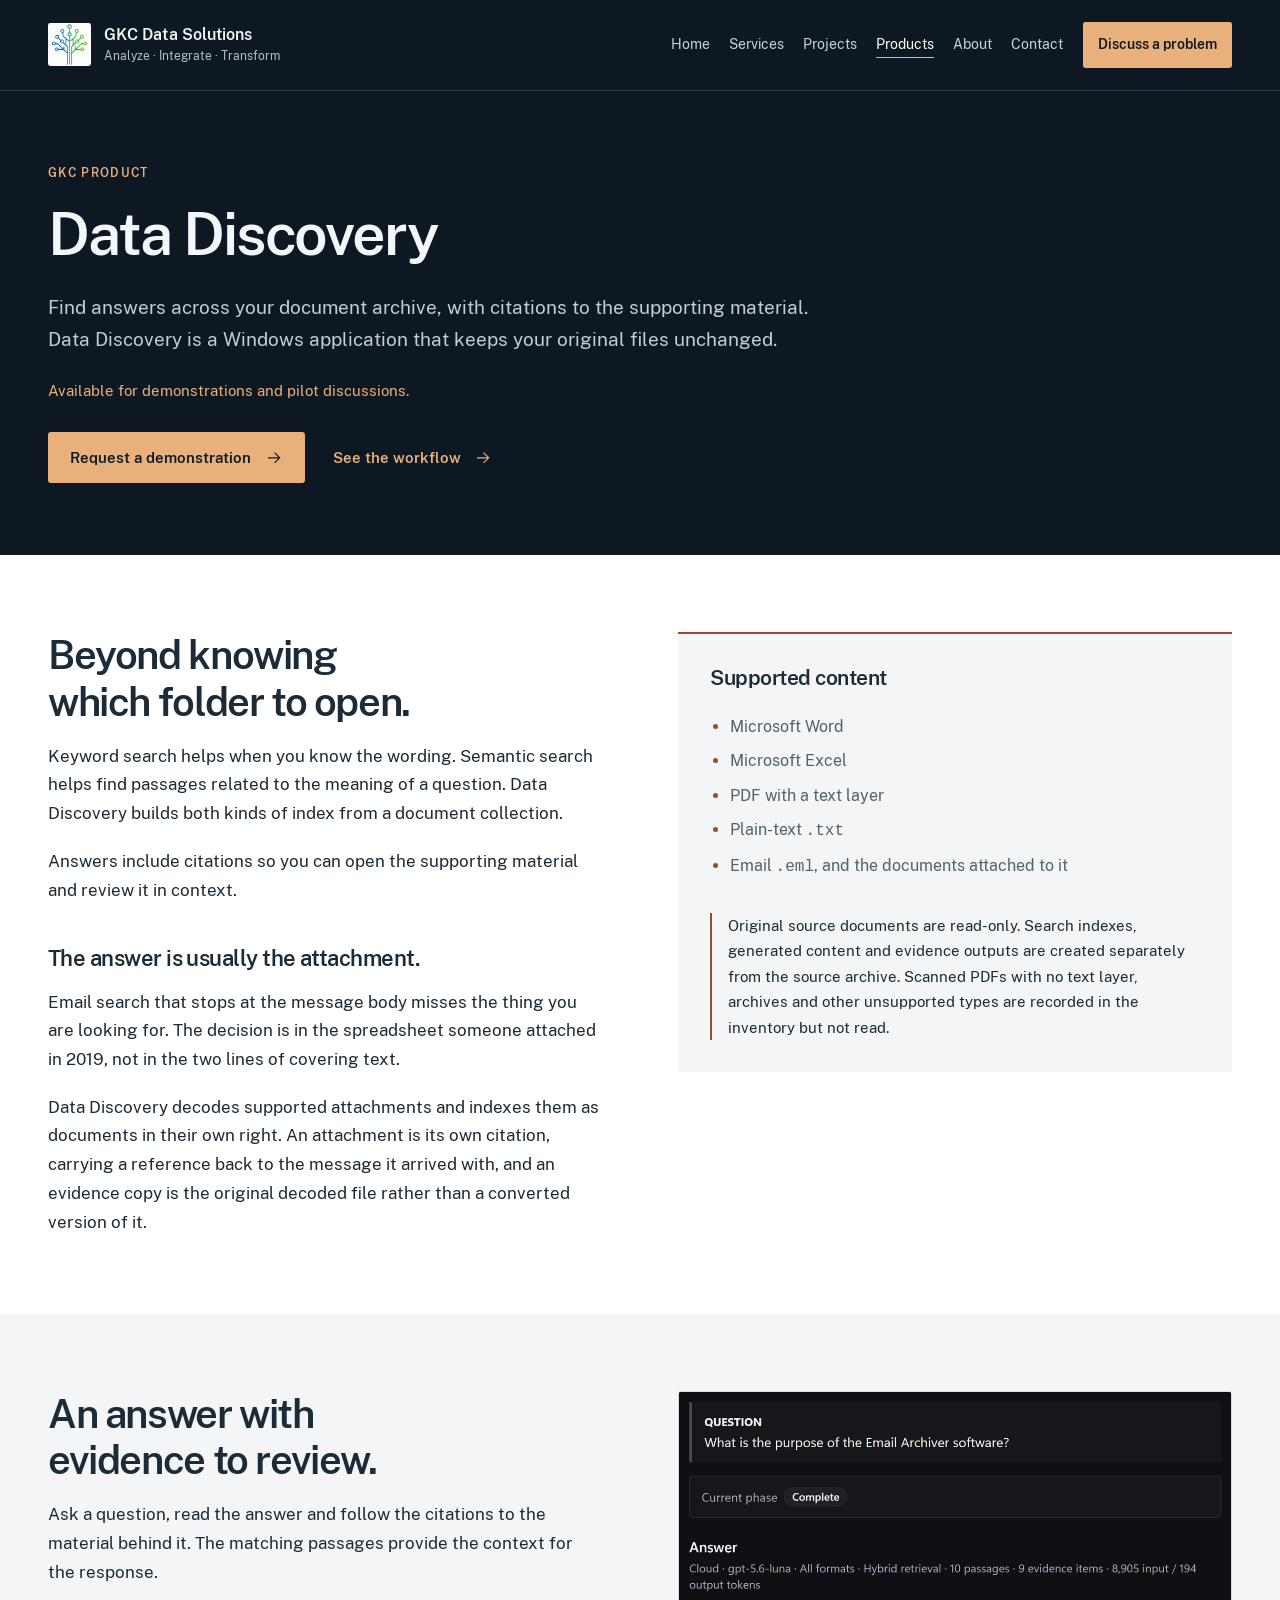
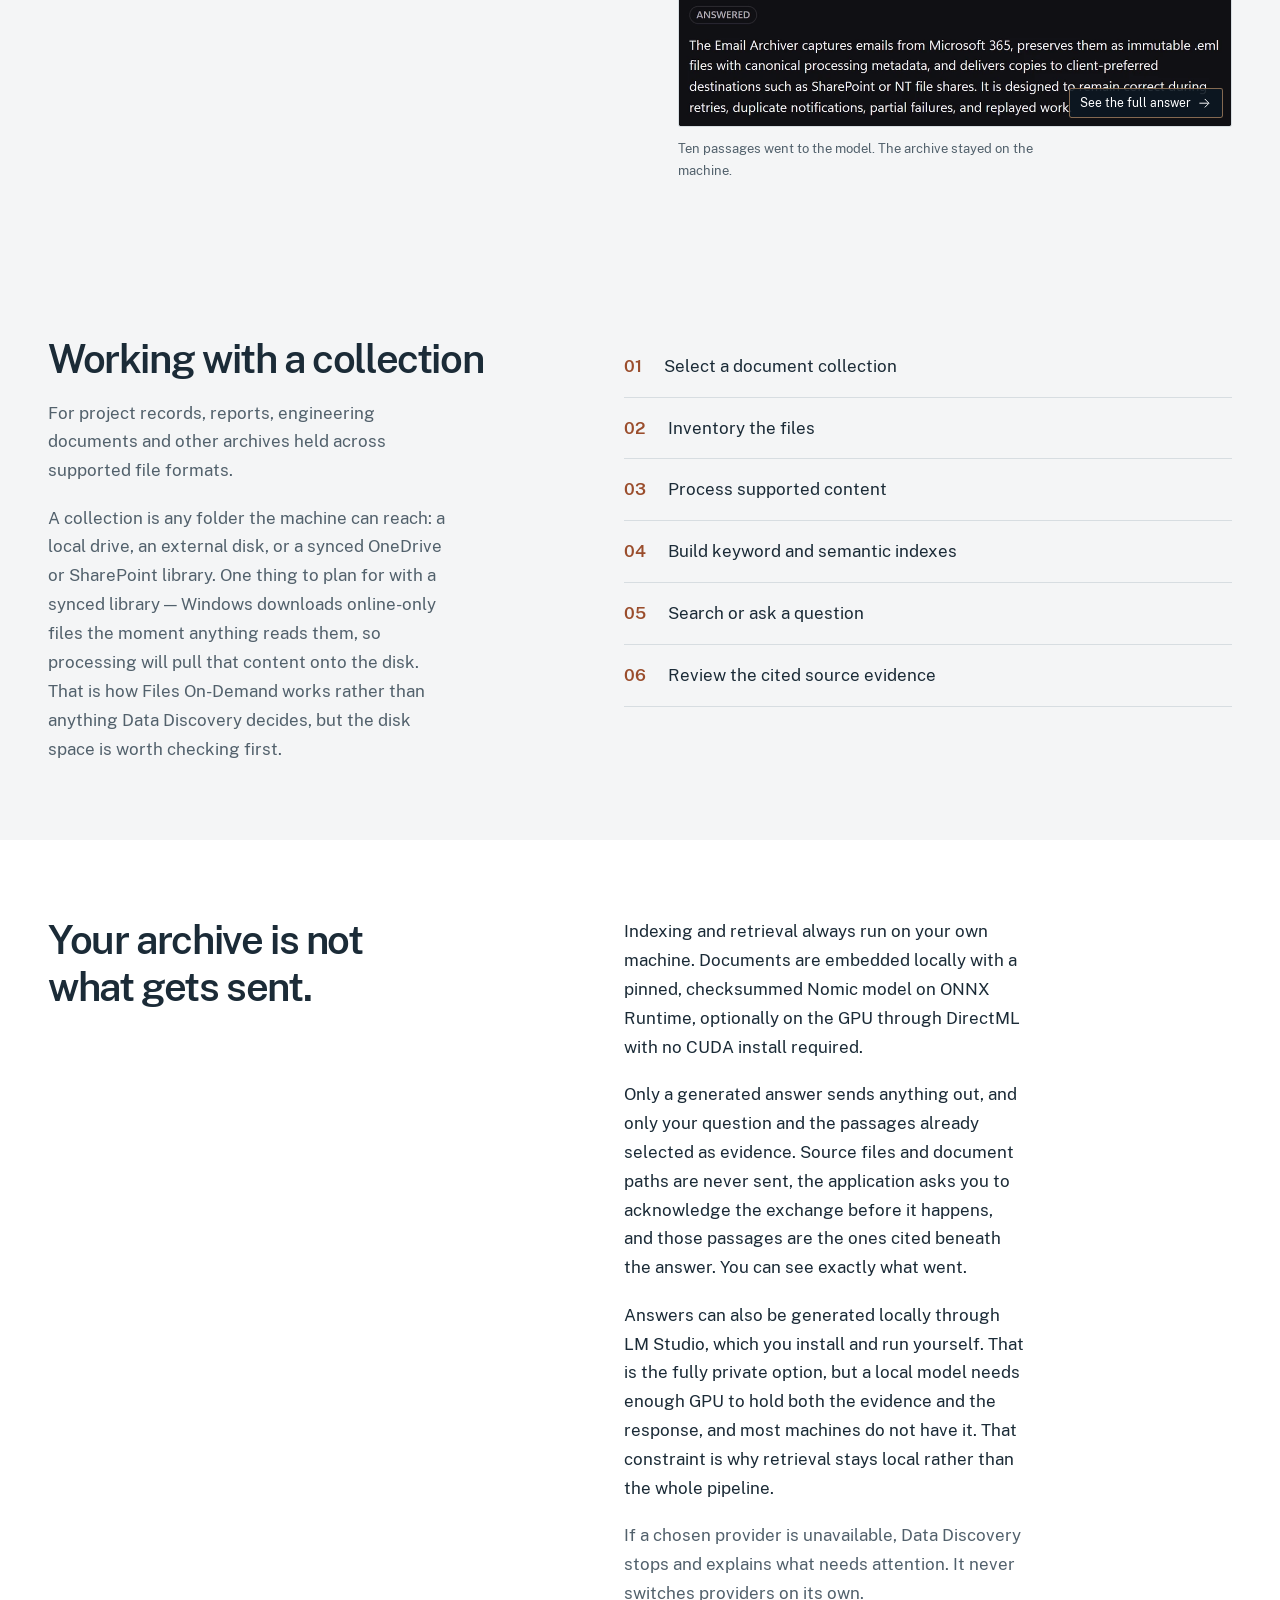
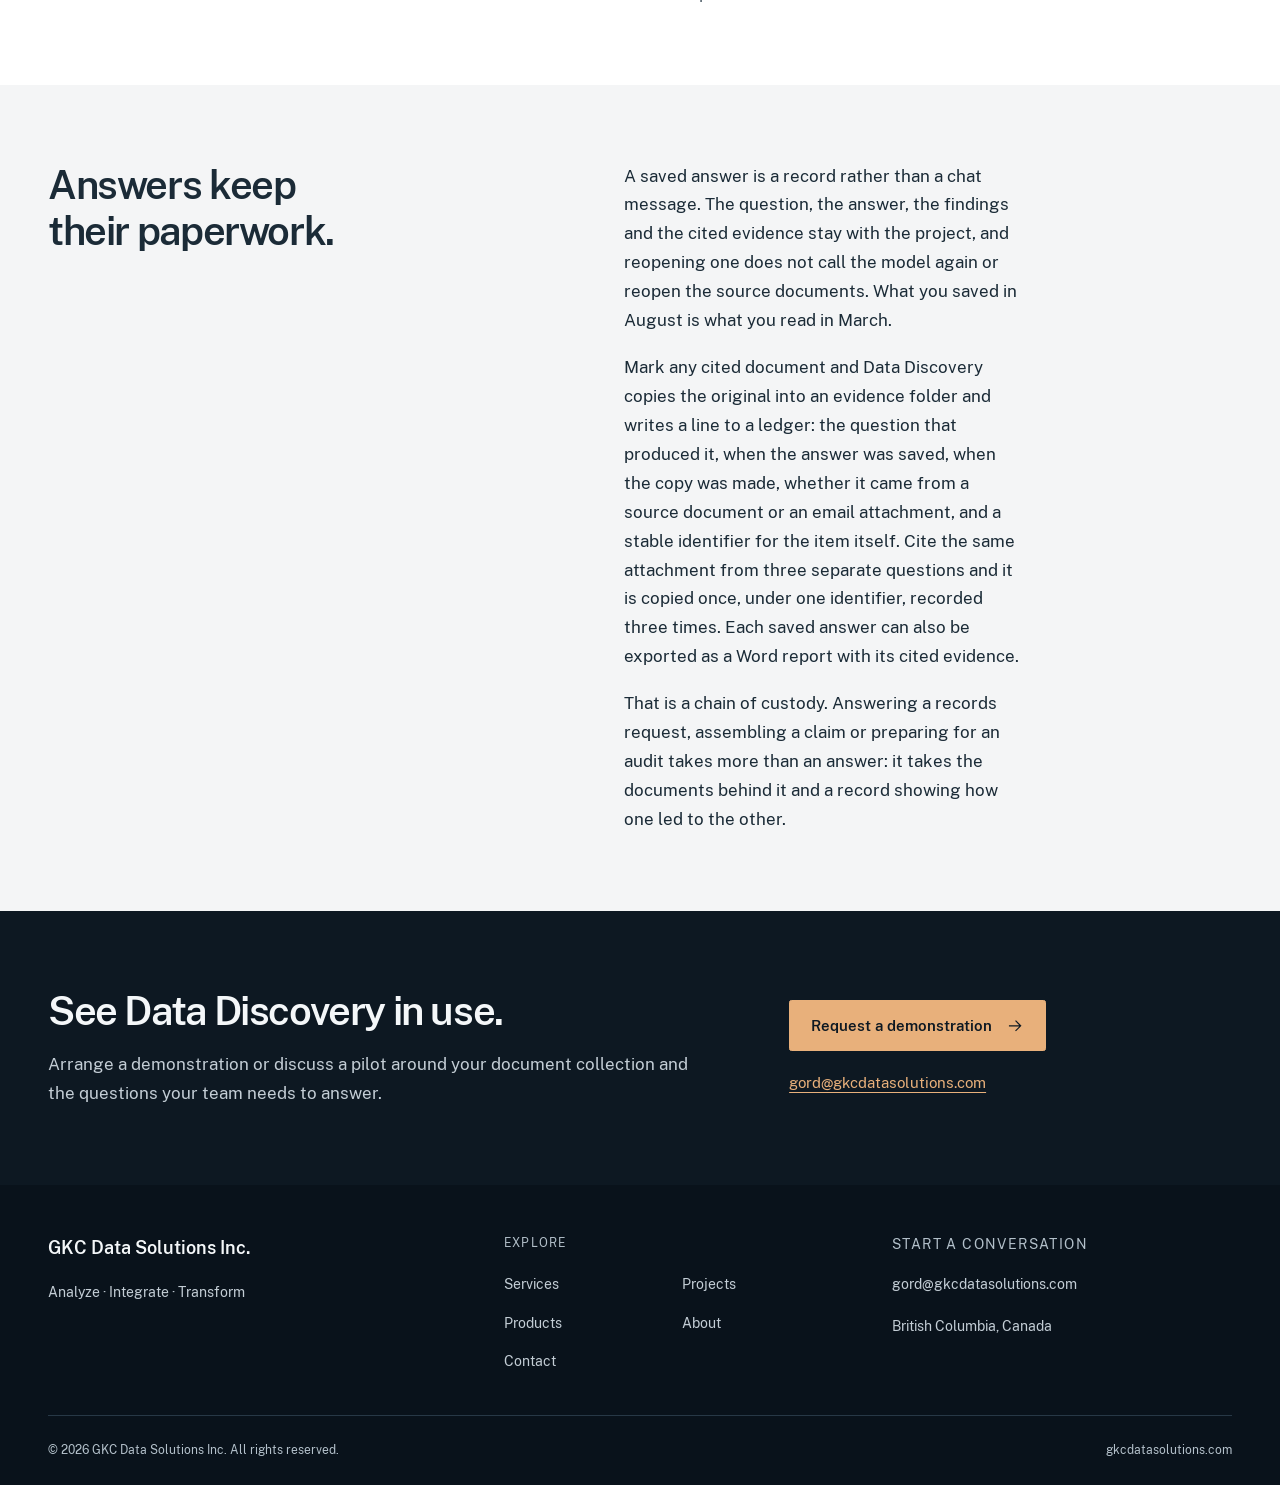
<file: data-discovery/index.html>
<!doctype html>
<html lang="en-CA">
  <head>
    <meta charset="utf-8">
    <meta name="viewport" content="width=device-width, initial-scale=1">
    <title>Data Discovery | Search Document Archives with Cited AI Answers</title>
    <meta name="description" content="Search business document archives and their email attachments, ask questions with cited answers, and build an evidence package with a chain of custody.">
    <link rel="canonical" href="https://gkcdatasolutions.com/data-discovery/">
    <meta name="theme-color" content="#0d1822">
    <meta property="og:type" content="website">
    <meta property="og:locale" content="en_CA">
    <meta property="og:site_name" content="GKC Data Solutions">
    <meta property="og:title" content="Data Discovery | Search Document Archives with Cited AI Answers">
    <meta property="og:description" content="Search business document archives and their email attachments, ask questions with cited answers, and build an evidence package with a chain of custody.">
    <meta property="og:url" content="https://gkcdatasolutions.com/data-discovery/">
    <meta property="og:image" content="https://gkcdatasolutions.com/assets/og-gkc.png">
    <meta property="og:image:width" content="1200">
    <meta property="og:image:height" content="630">
    <meta property="og:image:alt" content="GKC Data Solutions. The analyst and the developer are the same person.">
    <meta name="twitter:card" content="summary_large_image">
    <meta name="twitter:title" content="Data Discovery | Search Document Archives with Cited AI Answers">
    <meta name="twitter:description" content="Search business document archives and their email attachments, ask questions with cited answers, and build an evidence package with a chain of custody.">
    <meta name="twitter:image" content="https://gkcdatasolutions.com/assets/og-gkc.png">
    <meta name="twitter:image:alt" content="GKC Data Solutions: business analysis and software engineering.">
    <link rel="icon" type="image/png" sizes="32x32" href="/assets/favicon-32.png">
    <link rel="apple-touch-icon" sizes="180x180" href="/assets/apple-touch-icon.png">
    <link rel="stylesheet" href="/styles.css">
    <script src="/site.js" defer></script>
    <script type="application/ld+json">{"@context":"https://schema.org","@graph":[{"@type":"Organization","@id":"https://gkcdatasolutions.com/#organization","name":"GKC Data Solutions Inc.","url":"https://gkcdatasolutions.com/","logo":"https://gkcdatasolutions.com/assets/gkc-mark.png","email":"gord@gkcdatasolutions.com"},{"@type":"WebSite","@id":"https://gkcdatasolutions.com/#website","url":"https://gkcdatasolutions.com/","name":"GKC Data Solutions","publisher":{"@id":"https://gkcdatasolutions.com/#organization"}},{"@type":"BreadcrumbList","itemListElement":[{"@type":"ListItem","position":1,"name":"Home","item":"https://gkcdatasolutions.com/"},{"@type":"ListItem","position":2,"name":"Products","item":"https://gkcdatasolutions.com/products/"},{"@type":"ListItem","position":3,"name":"Data Discovery","item":"https://gkcdatasolutions.com/data-discovery/"}]},{"@type":"SoftwareApplication","@id":"https://gkcdatasolutions.com/data-discovery/#application","name":"Data Discovery","url":"https://gkcdatasolutions.com/data-discovery/","operatingSystem":"Windows","applicationCategory":"BusinessApplication","description":"Inventory and search document archives and email attachments using keyword and semantic search. Cited AI answers, read-only source files, and evidence packaging with a ledger.","publisher":{"@id":"https://gkcdatasolutions.com/#organization"}}]}</script>
  </head>
  <body id="top">
    <a class="skip-link" href="#main-content">Skip to main content</a>
    <header class="site-header">
      <div class="shell header-inner">
        <a class="brand" href="/" aria-label="GKC Data Solutions Inc., home"> <img class="brand-mark" src="/assets/gkc-mark.png" width="256" height="256" alt=""> <span><span class="brand-name">GKC Data Solutions</span><span class="brand-signature">Analyze · Integrate · Transform</span></span> </a>
        <button class="nav-toggle" type="button" aria-controls="primary-nav" aria-expanded="false" aria-label="Toggle navigation" hidden><span class="menu-label">Menu</span><svg class="menu-icon" viewBox="0 0 20 20" fill="none" stroke="currentColor" stroke-width="1.5" aria-hidden="true"><path d="M2 5h16M2 10h16M2 15h16"/></svg></button>
        <nav id="primary-nav" aria-label="Primary navigation">
          <ul class="nav-list">
            <li><a href="/">Home</a></li>
            <li><a href="/services/">Services</a></li>
            <li><a href="/work/">Projects</a></li>
            <li><a href="/products/" aria-current="location">Products</a></li>
            <li><a href="/about/">About</a></li>
            <li><a href="/contact/">Contact</a></li>
            <li><a class="nav-cta" href="/contact/">Discuss a problem</a></li>
          </ul>
        </nav>
      </div>
    </header>
    <main id="main-content" tabindex="-1">
      <section class="dark page-hero" aria-labelledby="page-title">
        <div class="shell">
          <p class="eyebrow">GKC product</p>
          <h1 id="page-title">Data Discovery</h1>
          <p class="lead">Find answers across your document archive, with citations to the supporting material. Data Discovery is a Windows application that keeps your original files unchanged.</p>
          <p class="availability">Available for demonstrations and pilot discussions.</p>
          <div class="actions">
            <a class="button" href="mailto:gord@gkcdatasolutions.com?subject=Data%20Discovery%20demonstration">Request a demonstration<svg class="arrow" viewBox="0 0 24 24" fill="none" stroke="currentColor" stroke-width="1.6" aria-hidden="true"><path d="M4 12h15M13 5l7 7-7 7"/></svg></a>
            <a class="text-link" href="#workflow">See the workflow<svg class="arrow" viewBox="0 0 24 24" fill="none" stroke="currentColor" stroke-width="1.6" aria-hidden="true"><path d="M4 12h15M13 5l7 7-7 7"/></svg></a>
          </div>
        </div>
      </section>
      <section class="section" aria-labelledby="discovery-does-title">
        <div class="shell split">
          <div>
            <h2 id="discovery-does-title">Beyond knowing which folder to open.</h2>
            <p>Keyword search helps when you know the wording. Semantic search helps find passages related to the meaning of a question. Data Discovery builds both kinds of index from a document collection.</p>
            <p>Answers include citations so you can open the supporting material and review it in context.</p>
            <h3 class="subhead">The answer is usually the attachment.</h3>
            <p>Email search that stops at the message body misses the thing you are looking for. The decision is in the spreadsheet someone attached in 2019, not in the two lines of covering text.</p>
            <p>Data Discovery decodes supported attachments and indexes them as documents in their own right. An attachment is its own citation, carrying a reference back to the message it arrived with, and an evidence copy is the original decoded file rather than a converted version of it.</p>
          </div>
          <aside class="identity-panel" aria-labelledby="formats-title">
            <h3 id="formats-title">Supported content</h3>
            <ul class="detail-list">
              <li>Microsoft Word</li>
              <li>Microsoft Excel</li>
              <li>PDF with a text layer</li>
              <li>Plain-text <code>.txt</code></li>
              <li>Email <code>.eml</code>, and the documents attached to it</li>
            </ul>
            <p class="detail-note">Original source documents are read-only. Search indexes, generated content and evidence outputs are created separately from the source archive. Scanned PDFs with no text layer, archives and other unsupported types are recorded in the inventory but not read.</p>
          </aside>
        </div>
      </section>
      <section class="section soft" aria-labelledby="example-title"><div class="shell split"><div><h2 id="example-title">An answer with evidence to review.</h2><p>Ask a question, read the answer and follow the citations to the material behind it. The matching passages provide the context for the response.</p></div><figure class="project-shot">
              <a class="shot-zoom" href="/assets/data-discovery-ask-full.webp" data-viewer-label="Data Discovery: the full answer and its cited evidence">
                <img src="/assets/data-discovery-ask-detail.webp" width="1050" height="636" alt="Data Discovery answering the question &quot;What is the purpose of the Email Archiver software?&quot;. Above the answer, a summary line records ten passages and nine evidence items retrieved." loading="lazy" decoding="async">
                <span class="shot-zoom-hint">See the full answer<svg class="arrow" viewBox="0 0 24 24" fill="none" stroke="currentColor" stroke-width="1.6" aria-hidden="true"><path d="M4 12h15M13 5l7 7-7 7"/></svg></span>
              </a>
              <figcaption>Ten passages went to the model. The archive stayed on the machine.</figcaption>
            </figure></div></section>
      <section class="section soft" id="workflow" aria-labelledby="workflow-title">
        <div class="shell editorial-split">
          <div>
            <h2 id="workflow-title">Working with a collection</h2>
            <p class="muted">For project records, reports, engineering documents and other archives held across supported file formats.</p>
            <p class="muted">A collection is any folder the machine can reach: a local drive, an external disk, or a synced OneDrive or SharePoint library. One thing to plan for with a synced library — Windows downloads online-only files the moment anything reads them, so processing will pull that content onto the disk. That is how Files On-Demand works rather than anything Data Discovery decides, but the disk space is worth checking first.</p>
          </div>
          <ol class="workflow-list">
            <li>Select a document collection</li>
            <li>Inventory the files</li>
            <li>Process supported content</li>
            <li>Build keyword and semantic indexes</li>
            <li>Search or ask a question</li>
            <li>Review the cited source evidence</li>
          </ol>
        </div>
      </section>
      <section class="section" aria-labelledby="deployment-title">
        <div class="shell editorial-split">
          <h2 id="deployment-title">Your archive is not what gets sent.</h2>
          <div>
            <p>Indexing and retrieval always run on your own machine. Documents are embedded locally with a pinned, checksummed Nomic model on ONNX Runtime, optionally on the GPU through DirectML with no CUDA install required.</p>
            <p>Only a generated answer sends anything out, and only your question and the passages already selected as evidence. Source files and document paths are never sent, the application asks you to acknowledge the exchange before it happens, and those passages are the ones cited beneath the answer. You can see exactly what went.</p>
            <p>Answers can also be generated locally through LM Studio, which you install and run yourself. That is the fully private option, but a local model needs enough GPU to hold both the evidence and the response, and most machines do not have it. That constraint is why retrieval stays local rather than the whole pipeline.</p>
            <p class="muted">If a chosen provider is unavailable, Data Discovery stops and explains what needs attention. It never switches providers on its own.</p>
          </div>
        </div>
      </section>
      <section class="section soft" aria-labelledby="evidence-title">
        <div class="shell editorial-split">
          <h2 id="evidence-title">Answers keep their paperwork.</h2>
          <div>
            <p>A saved answer is a record rather than a chat message. The question, the answer, the findings and the cited evidence stay with the project, and reopening one does not call the model again or reopen the source documents. What you saved in August is what you read in March.</p>
            <p>Mark any cited document and Data Discovery copies the original into an evidence folder and writes a line to a ledger: the question that produced it, when the answer was saved, when the copy was made, whether it came from a source document or an email attachment, and a stable identifier for the item itself. Cite the same attachment from three separate questions and it is copied once, under one identifier, recorded three times. Each saved answer can also be exported as a Word report with its cited evidence.</p>
            <p>That is a chain of custody. Answering a records request, assembling a claim or preparing for an audit takes more than an answer: it takes the documents behind it and a record showing how one led to the other.</p>
          </div>
        </div>
      </section>
      <section class="section dark cta-band" aria-labelledby="cta-title">
        <div class="shell split">
          <div>
            <h2 id="cta-title">See Data Discovery in use.</h2>
            <p>Arrange a demonstration or discuss a pilot around your document collection and the questions your team needs to answer.</p>
          </div>
          <div class="cta-actions">
            <a class="button" href="mailto:gord@gkcdatasolutions.com?subject=Data%20Discovery%20demonstration">Request a demonstration<svg class="arrow" viewBox="0 0 24 24" fill="none" stroke="currentColor" stroke-width="1.6" aria-hidden="true"><path d="M4 12h15M13 5l7 7-7 7"/></svg></a>
            <a class="email" href="mailto:gord@gkcdatasolutions.com">gord@gkcdatasolutions.com</a>
          </div>
        </div>
      </section>
    </main>
    <footer class="site-footer">
      <div class="shell">
        <div class="footer-grid">
          <div class="footer-brand">
            <p class="footer-title">GKC Data Solutions Inc.</p>
            <p class="footer-signature">Analyze · Integrate · Transform</p>
          </div>
          <nav aria-label="Footer navigation">
            <p class="footer-label">Explore</p>
            <ul class="footer-links">
              <li><a href="/services/">Services</a></li>
              <li><a href="/work/">Projects</a></li>
              <li><a href="/products/">Products</a></li>
              <li><a href="/about/">About</a></li>
              <li><a href="/contact/">Contact</a></li>
            </ul>
          </nav>
          <div class="footer-contact">
            <p class="footer-label">Start a conversation</p>
            <p><a href="mailto:gord@gkcdatasolutions.com">gord@gkcdatasolutions.com</a></p>
            <p>British Columbia, Canada</p>
          </div>
        </div>
        <div class="footer-bottom">
          <p>© 2026 GKC Data Solutions Inc. All rights reserved.</p>
          <p>gkcdatasolutions.com</p>
        </div>
      </div>
    </footer>
  </body>
</html>
</file>
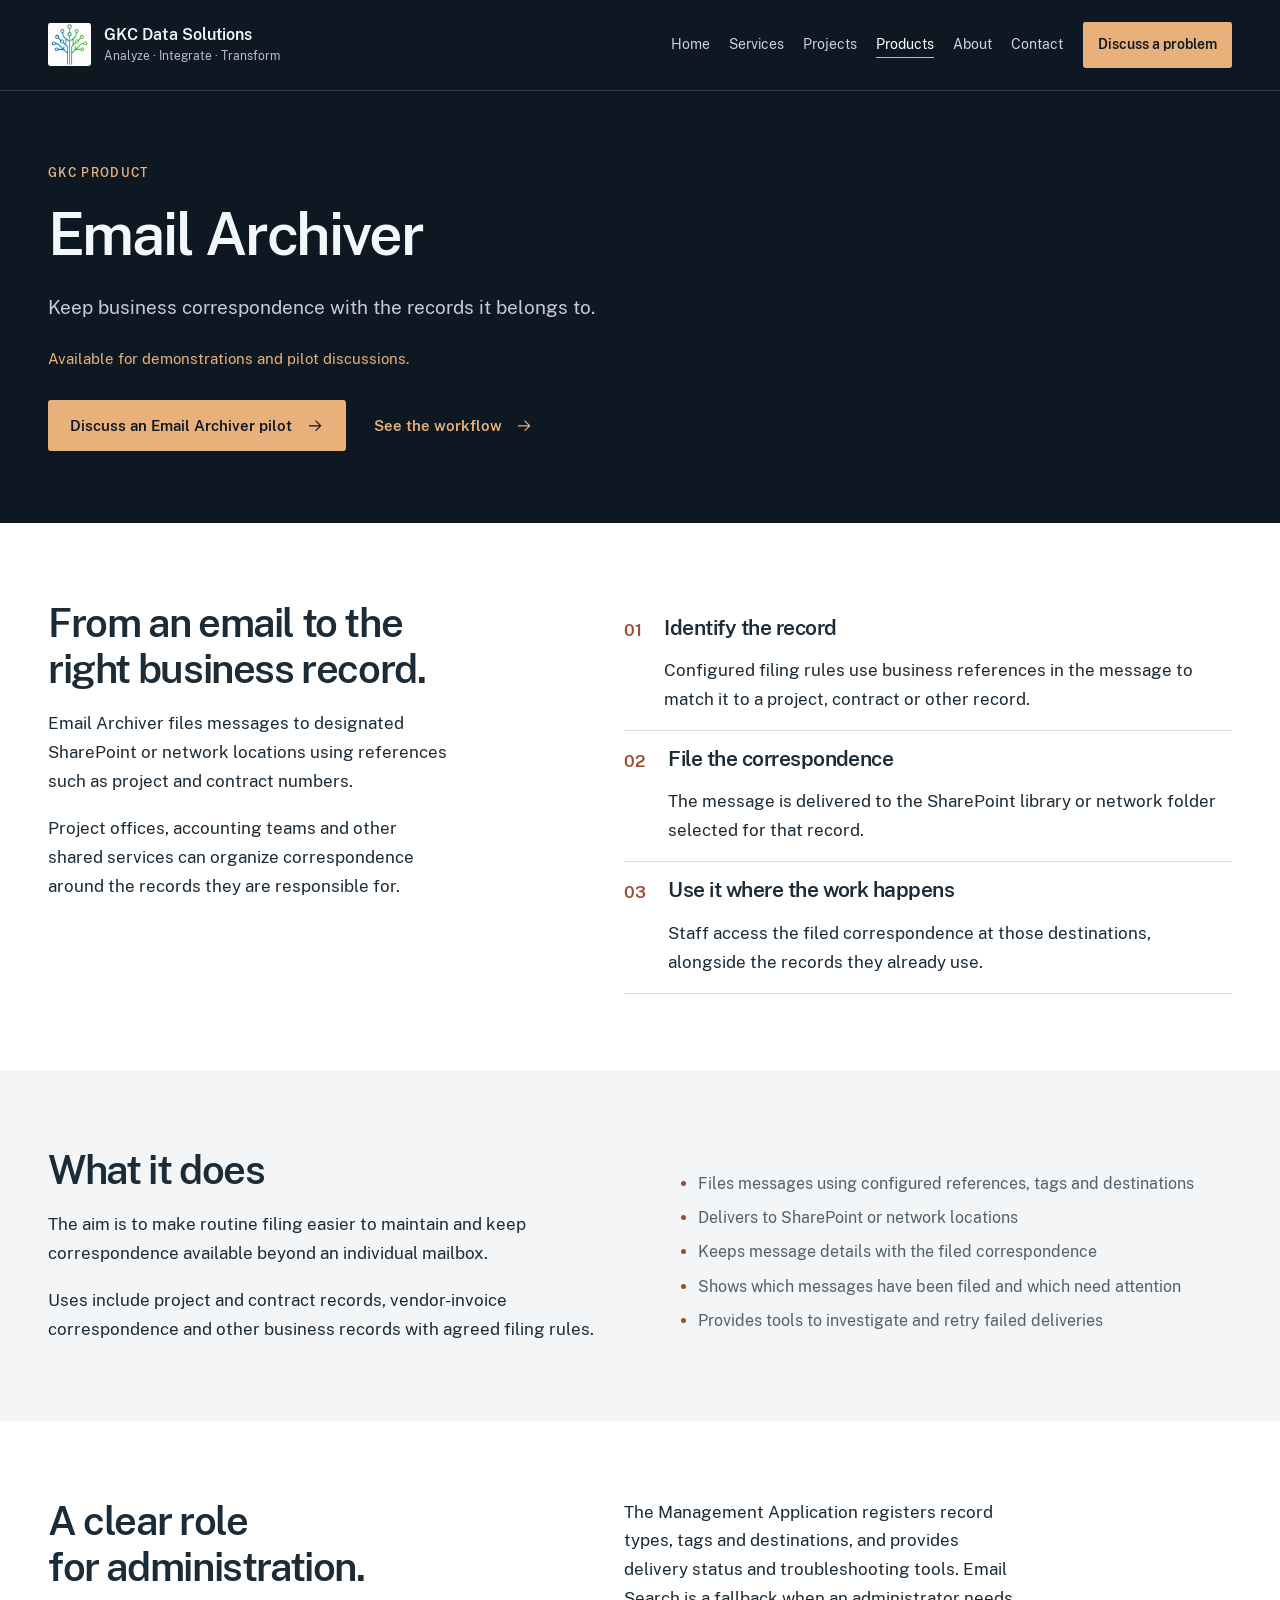
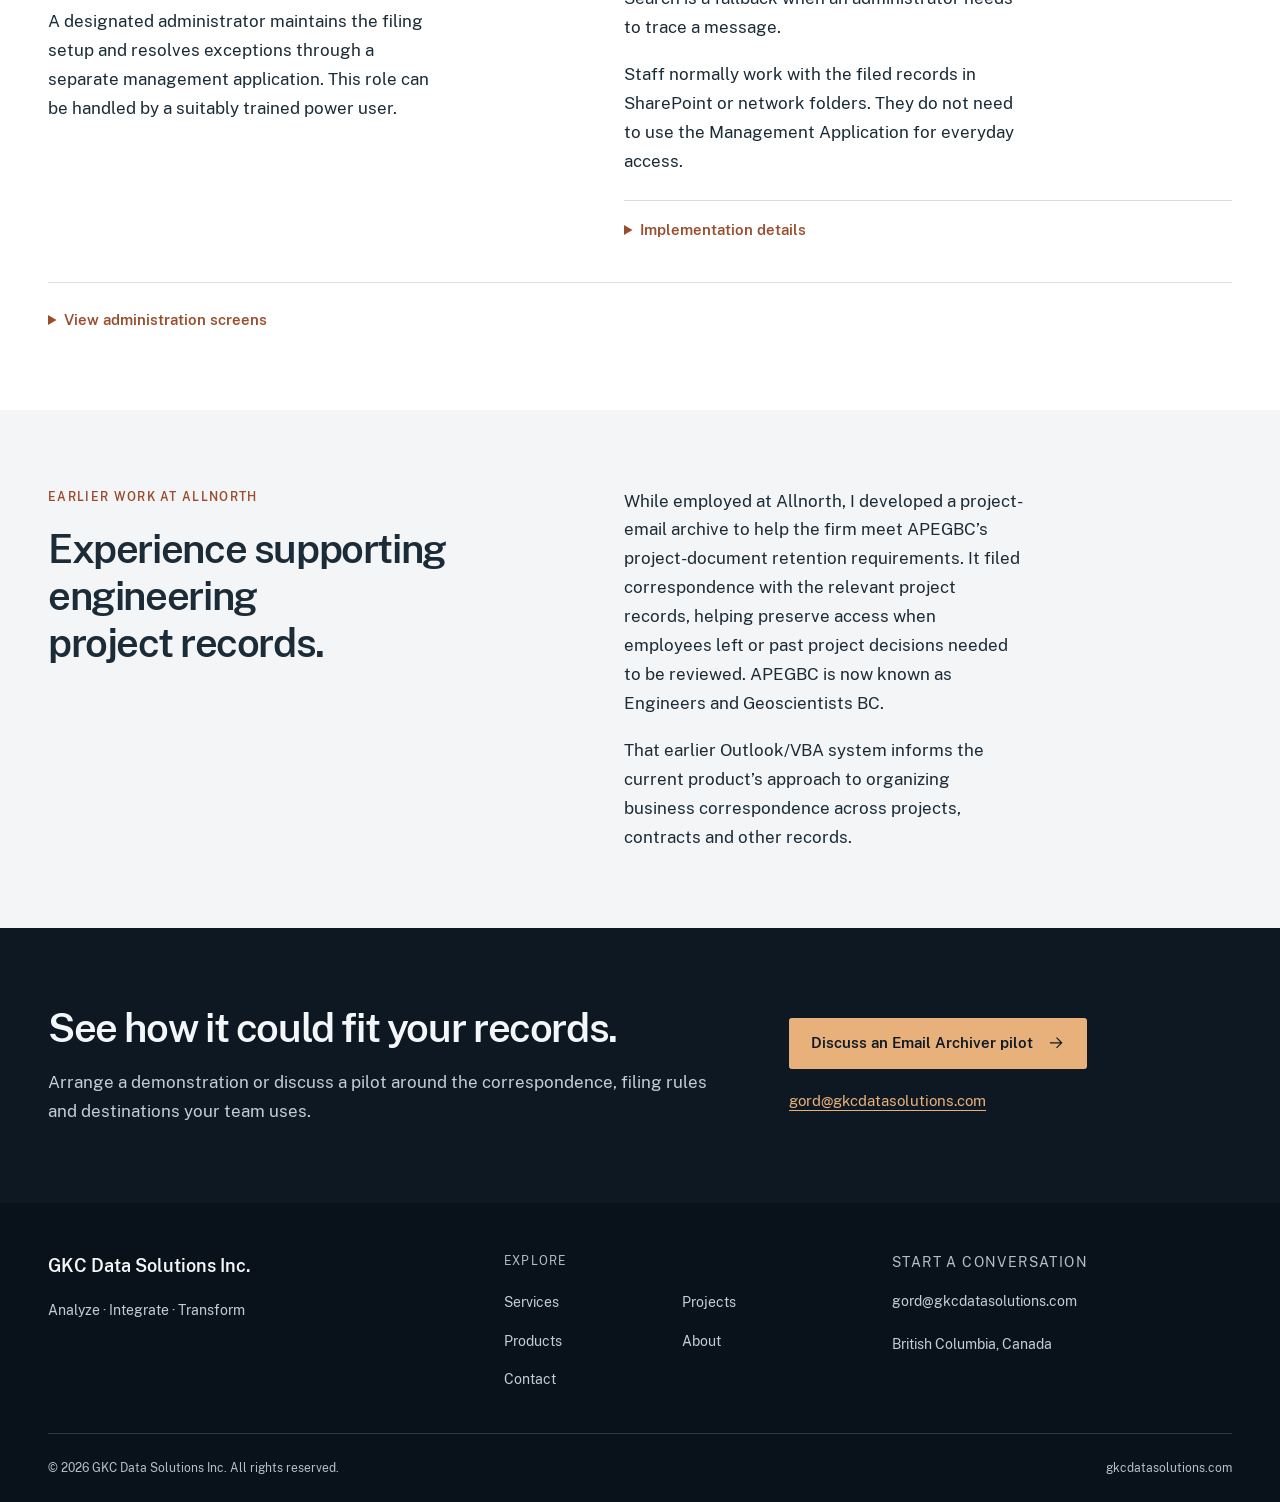
<file: email-archiver/index.html>
<!doctype html>
<html lang="en-CA">
  <head>
    <meta charset="utf-8">
    <meta name="viewport" content="width=device-width, initial-scale=1">
    <title>Email Archiver | Business Correspondence Filing | GKC Data Solutions</title>
    <meta name="description" content="File business correspondence to SharePoint or network folders using project, contract and other references. Available for demonstrations and pilot discussions.">
    <link rel="canonical" href="https://gkcdatasolutions.com/email-archiver/">
    <meta name="theme-color" content="#0d1822">
    <meta property="og:type" content="website">
    <meta property="og:locale" content="en_CA">
    <meta property="og:site_name" content="GKC Data Solutions">
    <meta property="og:title" content="Email Archiver | Business Correspondence Filing | GKC Data Solutions">
    <meta property="og:description" content="File business correspondence to SharePoint or network folders using project, contract and other references. Available for demonstrations and pilot discussions.">
    <meta property="og:url" content="https://gkcdatasolutions.com/email-archiver/">
    <meta property="og:image" content="https://gkcdatasolutions.com/assets/og-gkc.png">
    <meta property="og:image:width" content="1200">
    <meta property="og:image:height" content="630">
    <meta property="og:image:alt" content="GKC Data Solutions. The analyst and the developer are the same person.">
    <meta name="twitter:card" content="summary_large_image">
    <meta name="twitter:title" content="Email Archiver | Business Correspondence Filing | GKC Data Solutions">
    <meta name="twitter:description" content="File business correspondence to SharePoint or network folders using project, contract and other references. Available for demonstrations and pilot discussions.">
    <meta name="twitter:image" content="https://gkcdatasolutions.com/assets/og-gkc.png">
    <meta name="twitter:image:alt" content="GKC Data Solutions: business analysis and software engineering.">
    <link rel="icon" type="image/png" sizes="32x32" href="/assets/favicon-32.png">
    <link rel="apple-touch-icon" sizes="180x180" href="/assets/apple-touch-icon.png">
    <link rel="stylesheet" href="/styles.css">
    <script src="/site.js" defer></script>
    <script type="application/ld+json">{"@context":"https://schema.org","@type":"BreadcrumbList","itemListElement":[{"@type":"ListItem","position":1,"name":"Home","item":"https://gkcdatasolutions.com/"},{"@type":"ListItem","position":2,"name":"Products","item":"https://gkcdatasolutions.com/products/"},{"@type":"ListItem","position":3,"name":"Email Archiver","item":"https://gkcdatasolutions.com/email-archiver/"}]}</script>
  </head>
  <body id="top">
    <a class="skip-link" href="#main-content">Skip to main content</a>
    <header class="site-header">
      <div class="shell header-inner">
        <a class="brand" href="/" aria-label="GKC Data Solutions Inc., home"> <img class="brand-mark" src="/assets/gkc-mark.png" width="256" height="256" alt=""> <span><span class="brand-name">GKC Data Solutions</span><span class="brand-signature">Analyze · Integrate · Transform</span></span> </a>
        <button class="nav-toggle" type="button" aria-controls="primary-nav" aria-expanded="false" aria-label="Toggle navigation" hidden><span class="menu-label">Menu</span><svg class="menu-icon" viewBox="0 0 20 20" fill="none" stroke="currentColor" stroke-width="1.5" aria-hidden="true"><path d="M2 5h16M2 10h16M2 15h16"/></svg></button>
        <nav id="primary-nav" aria-label="Primary navigation">
          <ul class="nav-list">
            <li><a href="/">Home</a></li>
            <li><a href="/services/">Services</a></li>
            <li><a href="/work/">Projects</a></li>
            <li><a href="/products/" aria-current="location">Products</a></li>
            <li><a href="/about/">About</a></li>
            <li><a href="/contact/">Contact</a></li>
            <li><a class="nav-cta" href="/contact/">Discuss a problem</a></li>
          </ul>
        </nav>
      </div>
    </header>
    <main id="main-content" tabindex="-1">
      <section class="dark page-hero" aria-labelledby="page-title">
        <div class="shell"><p class="eyebrow">GKC product</p><h1 id="page-title">Email Archiver</h1><p class="lead">Keep business correspondence with the records it belongs to.</p><p class="availability">Available for demonstrations and pilot discussions.</p><div class="actions"><a class="button" href="mailto:gord@gkcdatasolutions.com?subject=Email%20Archiver%20pilot">Discuss an Email Archiver pilot<svg class="arrow" viewBox="0 0 24 24" fill="none" stroke="currentColor" stroke-width="1.6" aria-hidden="true"><path d="M4 12h15M13 5l7 7-7 7"/></svg></a><a class="text-link" href="#workflow">See the workflow<svg class="arrow" viewBox="0 0 24 24" fill="none" stroke="currentColor" stroke-width="1.6" aria-hidden="true"><path d="M4 12h15M13 5l7 7-7 7"/></svg></a></div></div>
      </section>      <section class="section" id="workflow" aria-labelledby="workflow-title">
        <div class="shell editorial-split">
          <div><h2 id="workflow-title">From an email to the right business record.</h2><p>Email Archiver files messages to designated SharePoint or network locations using references such as project and contract numbers.</p><p>Project offices, accounting teams and other shared services can organize correspondence around the records they are responsible for.</p></div>
          <ol class="workflow-list">
            <li><div><h3>Identify the record</h3><p>Configured filing rules use business references in the message to match it to a project, contract or other record.</p></div></li>
            <li><div><h3>File the correspondence</h3><p>The message is delivered to the SharePoint library or network folder selected for that record.</p></div></li>
            <li><div><h3>Use it where the work happens</h3><p>Staff access the filed correspondence at those destinations, alongside the records they already use.</p></div></li>
          </ol>
        </div>
      </section>
      <section class="section soft" aria-labelledby="does-title">
        <div class="shell split"><div><h2 id="does-title">What it does</h2><p>The aim is to make routine filing easier to maintain and keep correspondence available beyond an individual mailbox.</p><p>Uses include project and contract records, vendor-invoice correspondence and other business records with agreed filing rules.</p></div><div><ul class="detail-list"><li>Files messages using configured references, tags and destinations</li><li>Delivers to SharePoint or network locations</li><li>Keeps message details with the filed correspondence</li><li>Shows which messages have been filed and which need attention</li><li>Provides tools to investigate and retry failed deliveries</li></ul></div></div>
      </section>
      <section class="section" aria-labelledby="administration-title">
        <div class="shell">
          <div class="editorial-split"><div><h2 id="administration-title">A clear role for administration.</h2><p>A designated administrator maintains the filing setup and resolves exceptions through a separate management application. This role can be handled by a suitably trained power user.</p></div><div><p>The Management Application registers record types, tags and destinations, and provides delivery status and troubleshooting tools. Email Search is a fallback when an administrator needs to trace a message.</p><p>Staff normally work with the filed records in SharePoint or network folders. They do not need to use the Management Application for everyday access.</p><details class="technical-detail"><summary>Implementation details</summary><p>The current product runs in Azure and integrates with Microsoft 365. A retained copy in Azure Blob Storage is independent of the originating mailbox. The implementation uses .NET, C#, Blazor, SQL Server, Azure Functions, Entra ID, Microsoft Graph, SharePoint, Service Bus, Queues and Blob Storage.</p></details></div></div>
          <details class="admin-preview"><summary>View administration screens</summary><p class="muted">These views show exception handling and fallback search for a designated administrator.</p><figure class="project-shot case-shot">
            <a class="shot-zoom" href="/assets/email-archiver-failures-full.webp" data-viewer-label="Email Archiver: the Failures and Replay screen in full">
              <img src="/assets/email-archiver-failures-detail.webp" width="2358" height="1300" alt="The Failures and Replay screen listing delivery failures. Each row records when it was updated, the message, the persisted failure evidence, the number of attempts and the resulting state." loading="lazy" decoding="async">
              <span class="shot-zoom-hint">See the full screen<svg class="arrow" viewBox="0 0 24 24" fill="none" stroke="currentColor" stroke-width="1.6" aria-hidden="true"><path d="M4 12h15M13 5l7 7-7 7"/></svg></span>
            </a>
            <figcaption>Administration view: delivery evidence helps a designated administrator investigate and retry a failed delivery.</figcaption>
          </figure><figure class="project-shot case-shot">
            <a class="shot-zoom" href="/assets/email-archiver-search-full.webp" data-viewer-label="Email Archiver: the Email Search screen in full">
              <img src="/assets/email-archiver-search-detail.webp" width="2358" height="1270" alt="The Email Search screen. Messages are filtered by sender, subject, work unit and a received date range, and the results list the status, received time, sender, subject and work unit of each archived message." loading="lazy" decoding="async">
              <span class="shot-zoom-hint">See the full screen<svg class="arrow" viewBox="0 0 24 24" fill="none" stroke="currentColor" stroke-width="1.6" aria-hidden="true"><path d="M4 12h15M13 5l7 7-7 7"/></svg></span>
            </a>
            <figcaption>Administration view: Email Search provides a fallback for tracing a message. Staff normally use the filed records in SharePoint or network folders.</figcaption>
          </figure></details>
        </div>
      </section>
      <section class="section soft" aria-labelledby="experience-title">
        <div class="shell editorial-split"><div><p class="eyebrow">Earlier work at Allnorth</p><h2 id="experience-title">Experience supporting engineering project records.</h2></div><div><p>While employed at Allnorth, I developed a project-email archive to help the firm meet APEGBC’s project-document retention requirements. It filed correspondence with the relevant project records, helping preserve access when employees left or past project decisions needed to be reviewed. APEGBC is now known as Engineers and Geoscientists BC.</p><p>That earlier Outlook/VBA system informs the current product’s approach to organizing business correspondence across projects, contracts and other records.</p></div></div>
      </section>
      <section class="section dark cta-band" aria-labelledby="cta-title">
        <div class="shell split"><div><h2 id="cta-title">See how it could fit your records.</h2><p>Arrange a demonstration or discuss a pilot around the correspondence, filing rules and destinations your team uses.</p></div><div class="cta-actions"><a class="button" href="mailto:gord@gkcdatasolutions.com?subject=Email%20Archiver%20pilot">Discuss an Email Archiver pilot<svg class="arrow" viewBox="0 0 24 24" fill="none" stroke="currentColor" stroke-width="1.6" aria-hidden="true"><path d="M4 12h15M13 5l7 7-7 7"/></svg></a><a class="email" href="mailto:gord@gkcdatasolutions.com">gord@gkcdatasolutions.com</a></div></div>
      </section>
    </main>
    <footer class="site-footer">
      <div class="shell">
        <div class="footer-grid">
          <div class="footer-brand">
            <p class="footer-title">GKC Data Solutions Inc.</p>
            <p class="footer-signature">Analyze · Integrate · Transform</p>
          </div>
          <nav aria-label="Footer navigation">
            <p class="footer-label">Explore</p>
            <ul class="footer-links">
              <li><a href="/services/">Services</a></li>
              <li><a href="/work/">Projects</a></li>
              <li><a href="/products/">Products</a></li>
              <li><a href="/about/">About</a></li>
              <li><a href="/contact/">Contact</a></li>
            </ul>
          </nav>
          <div class="footer-contact">
            <p class="footer-label">Start a conversation</p>
            <p><a href="mailto:gord@gkcdatasolutions.com">gord@gkcdatasolutions.com</a></p>
            <p>British Columbia, Canada</p>
          </div>
        </div>
        <div class="footer-bottom">
          <p>© 2026 GKC Data Solutions Inc. All rights reserved.</p>
          <p>gkcdatasolutions.com</p>
        </div>
      </div>
    </footer>
  </body>
</html>
</file>
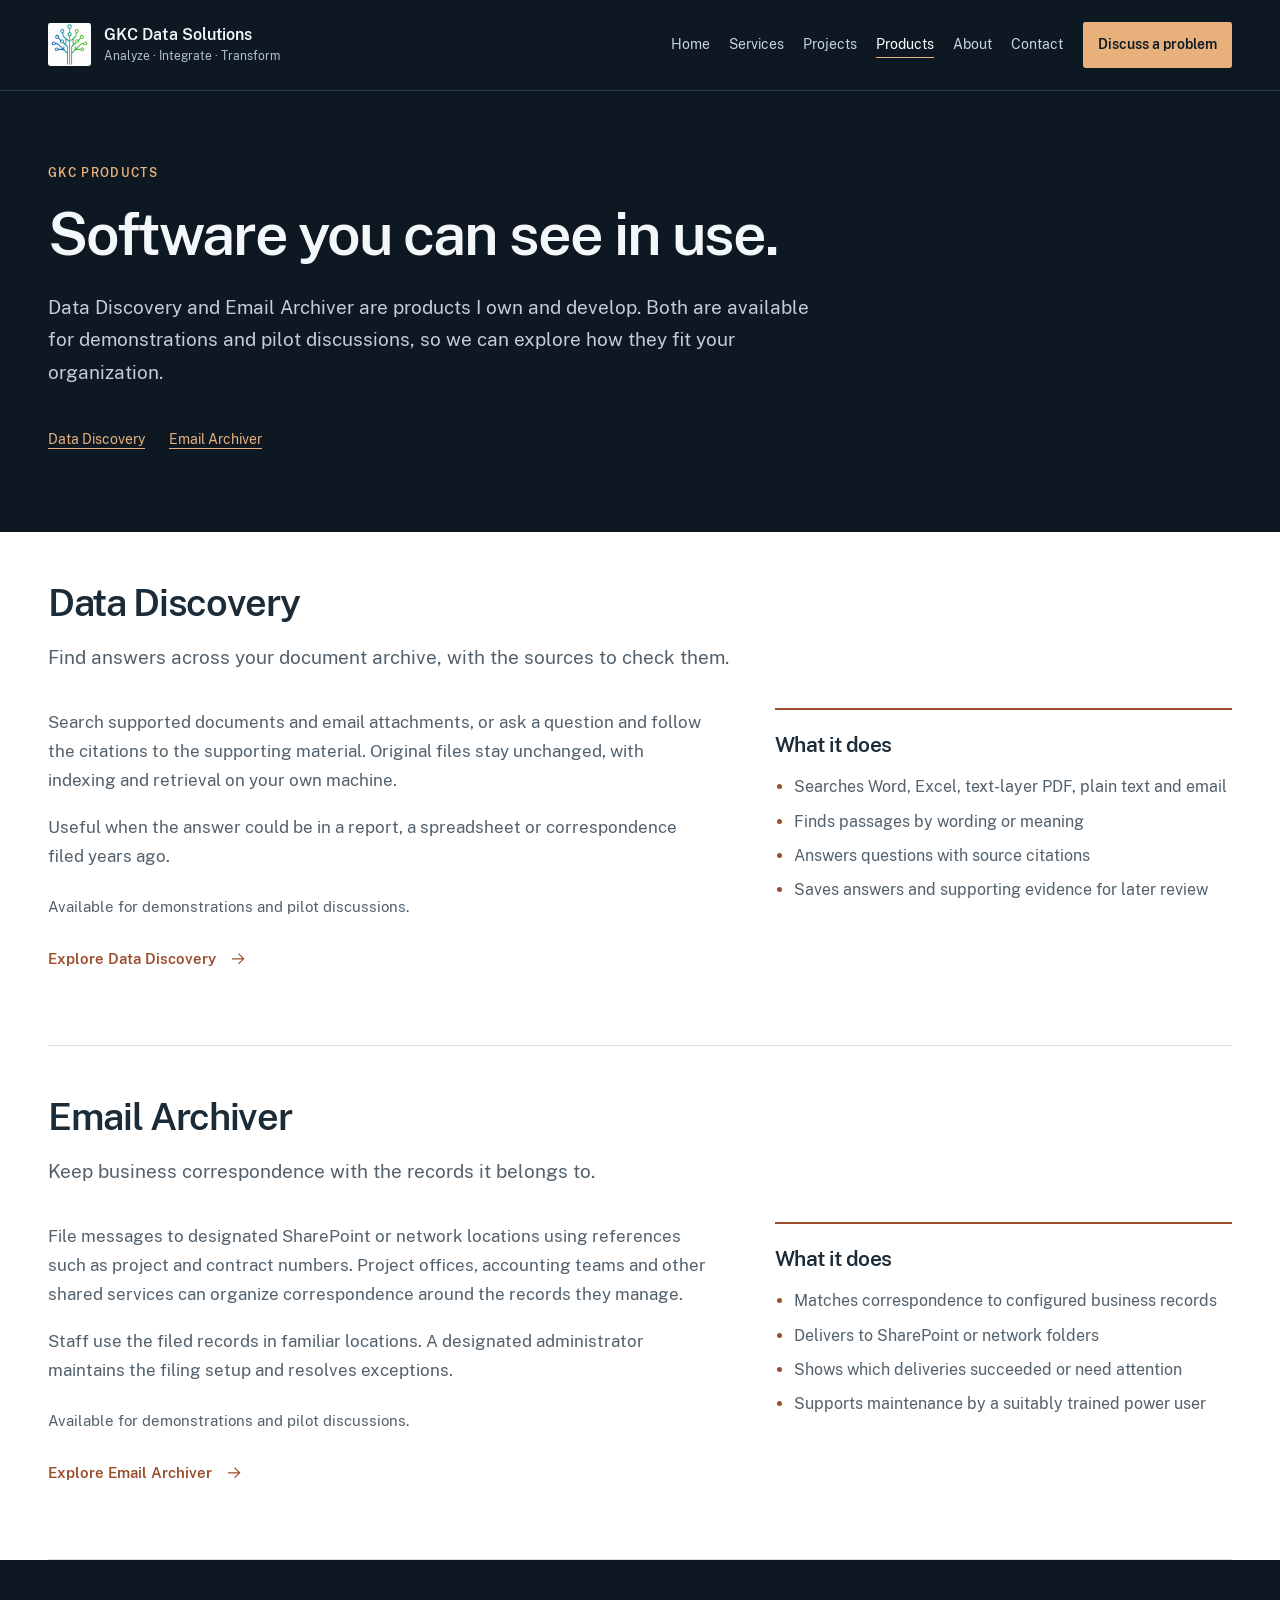
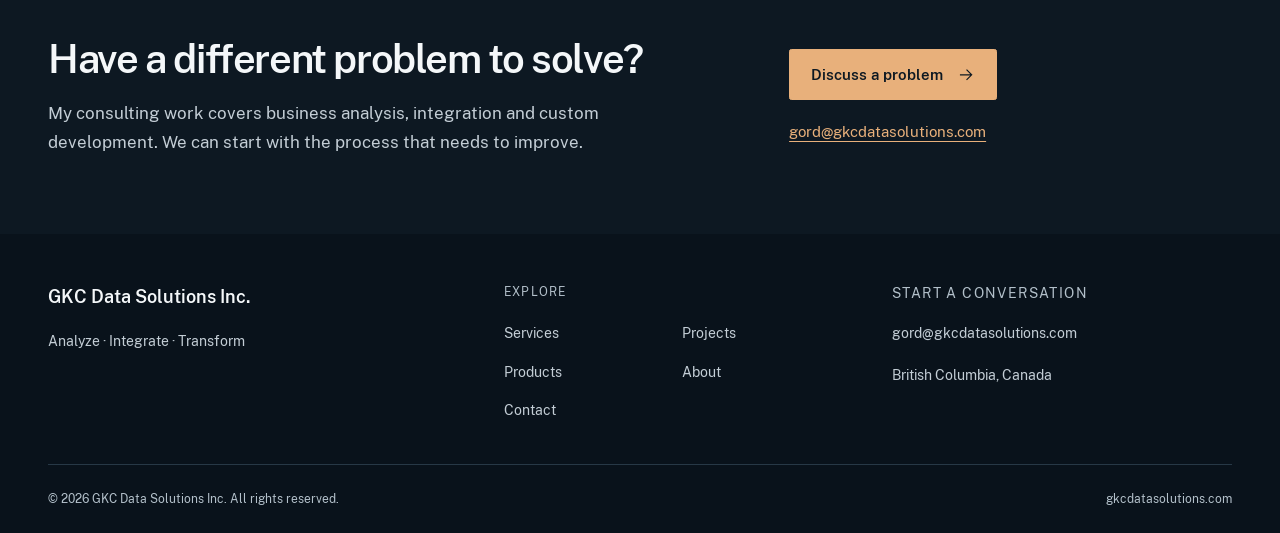
<file: products/index.html>
<!doctype html>
<html lang="en-CA">
  <head>
    <meta charset="utf-8">
    <meta name="viewport" content="width=device-width, initial-scale=1">
    <title>Products | Data Discovery &amp; Email Archiver | GKC Data Solutions</title>
    <meta name="description" content="Explore Data Discovery and Email Archiver. Document discovery and business email filing, available for demonstrations and pilot discussions.">
    <link rel="canonical" href="https://gkcdatasolutions.com/products/">
    <meta name="theme-color" content="#0d1822">
    <meta property="og:type" content="website">
    <meta property="og:locale" content="en_CA">
    <meta property="og:site_name" content="GKC Data Solutions">
    <meta property="og:title" content="Products | Data Discovery &amp; Email Archiver | GKC Data Solutions">
    <meta property="og:description" content="Explore Data Discovery and Email Archiver. Document discovery and business email filing, available for demonstrations and pilot discussions.">
    <meta property="og:url" content="https://gkcdatasolutions.com/products/">
    <meta property="og:image" content="https://gkcdatasolutions.com/assets/og-gkc.png">
    <meta property="og:image:width" content="1200">
    <meta property="og:image:height" content="630">
    <meta property="og:image:alt" content="GKC Data Solutions. The analyst and the developer are the same person.">
    <meta name="twitter:card" content="summary_large_image">
    <meta name="twitter:title" content="Products | Data Discovery &amp; Email Archiver | GKC Data Solutions">
    <meta name="twitter:description" content="Explore Data Discovery and Email Archiver. Document discovery and business email filing, available for demonstrations and pilot discussions.">
    <meta name="twitter:image" content="https://gkcdatasolutions.com/assets/og-gkc.png">
    <meta name="twitter:image:alt" content="GKC Data Solutions: business analysis and software engineering.">
    <link rel="icon" type="image/png" sizes="32x32" href="/assets/favicon-32.png">
    <link rel="apple-touch-icon" sizes="180x180" href="/assets/apple-touch-icon.png">
    <link rel="stylesheet" href="/styles.css">
    <script src="/site.js" defer></script>
    <script type="application/ld+json">{"@context":"https://schema.org","@type":"BreadcrumbList","itemListElement":[{"@type":"ListItem","position":1,"name":"Home","item":"https://gkcdatasolutions.com/"},{"@type":"ListItem","position":2,"name":"Products","item":"https://gkcdatasolutions.com/products/"}]}</script>
  </head>
  <body id="top">
    <a class="skip-link" href="#main-content">Skip to main content</a>
    <header class="site-header">
      <div class="shell header-inner">
        <a class="brand" href="/" aria-label="GKC Data Solutions Inc., home"> <img class="brand-mark" src="/assets/gkc-mark.png" width="256" height="256" alt=""> <span><span class="brand-name">GKC Data Solutions</span><span class="brand-signature">Analyze · Integrate · Transform</span></span> </a>
        <button class="nav-toggle" type="button" aria-controls="primary-nav" aria-expanded="false" aria-label="Toggle navigation" hidden><span class="menu-label">Menu</span><svg class="menu-icon" viewBox="0 0 20 20" fill="none" stroke="currentColor" stroke-width="1.5" aria-hidden="true"><path d="M2 5h16M2 10h16M2 15h16"/></svg></button>
        <nav id="primary-nav" aria-label="Primary navigation">
          <ul class="nav-list">
            <li><a href="/">Home</a></li>
            <li><a href="/services/">Services</a></li>
            <li><a href="/work/">Projects</a></li>
            <li><a href="/products/" aria-current="page">Products</a></li>
            <li><a href="/about/">About</a></li>
            <li><a href="/contact/">Contact</a></li>
            <li><a class="nav-cta" href="/contact/">Discuss a problem</a></li>
          </ul>
        </nav>
      </div>
    </header>
    <main id="main-content" tabindex="-1">
      <section class="dark page-hero" aria-labelledby="page-title">
        <div class="shell"><p class="eyebrow">GKC products</p><h1 id="page-title">Software you can see in use.</h1><p class="lead">Data Discovery and Email Archiver are products I own and develop. Both are available for demonstrations and pilot discussions, so we can explore how they fit your organization.</p><ul class="page-links"><li><a href="#data-discovery">Data Discovery</a></li><li><a href="#email-archiver">Email Archiver</a></li></ul></div>
      </section>      <div class="shell">
        <article class="case-study" id="data-discovery" aria-labelledby="data-discovery-title">
          <div class="case-header"><h2 id="data-discovery-title">Data Discovery</h2><p class="lead">Find answers across your document archive, with the sources to check them.</p></div>
          <div class="case-content"><div class="case-narrative"><p>Search supported documents and email attachments, or ask a question and follow the citations to the supporting material. Original files stay unchanged, with indexing and retrieval on your own machine.</p><p>Useful when the answer could be in a report, a spreadsheet or correspondence filed years ago.</p><p class="availability">Available for demonstrations and pilot discussions.</p><a class="text-link" href="/data-discovery/">Explore Data Discovery<svg class="arrow" viewBox="0 0 24 24" fill="none" stroke="currentColor" stroke-width="1.6" aria-hidden="true"><path d="M4 12h15M13 5l7 7-7 7"/></svg></a></div>
          <aside class="case-aside" aria-label="What Data Discovery does"><h3>What it does</h3><ul class="detail-list"><li>Searches Word, Excel, text-layer PDF, plain text and email</li><li>Finds passages by wording or meaning</li><li>Answers questions with source citations</li><li>Saves answers and supporting evidence for later review</li></ul></aside></div>
        </article>
        <article class="case-study" id="email-archiver" aria-labelledby="email-archiver-title">
          <div class="case-header"><h2 id="email-archiver-title">Email Archiver</h2><p class="lead">Keep business correspondence with the records it belongs to.</p></div>
          <div class="case-content"><div class="case-narrative"><p>File messages to designated SharePoint or network locations using references such as project and contract numbers. Project offices, accounting teams and other shared services can organize correspondence around the records they manage.</p><p>Staff use the filed records in familiar locations. A designated administrator maintains the filing setup and resolves exceptions.</p><p class="availability">Available for demonstrations and pilot discussions.</p><a class="text-link" href="/email-archiver/">Explore Email Archiver<svg class="arrow" viewBox="0 0 24 24" fill="none" stroke="currentColor" stroke-width="1.6" aria-hidden="true"><path d="M4 12h15M13 5l7 7-7 7"/></svg></a></div>
          <aside class="case-aside" aria-label="What Email Archiver does"><h3>What it does</h3><ul class="detail-list"><li>Matches correspondence to configured business records</li><li>Delivers to SharePoint or network folders</li><li>Shows which deliveries succeeded or need attention</li><li>Supports maintenance by a suitably trained power user</li></ul></aside></div>
        </article>
      </div>      <section class="section dark cta-band"  aria-labelledby="cta-title">
        <div class="shell split"><div><h2 id="cta-title">Have a different problem to solve?</h2><p>My consulting work covers business analysis, integration and custom development. We can start with the process that needs to improve.</p></div>
          <div class="cta-actions"><a class="button" href="/contact/">Discuss a problem<svg class="arrow" viewBox="0 0 24 24" fill="none" stroke="currentColor" stroke-width="1.6" aria-hidden="true"><path d="M4 12h15M13 5l7 7-7 7"/></svg></a><a class="email" href="mailto:gord@gkcdatasolutions.com">gord@gkcdatasolutions.com</a></div>
        </div>
      </section>
    </main>
    <footer class="site-footer">
      <div class="shell">
        <div class="footer-grid">
          <div class="footer-brand">
            <p class="footer-title">GKC Data Solutions Inc.</p>
            <p class="footer-signature">Analyze · Integrate · Transform</p>
          </div>
          <nav aria-label="Footer navigation">
            <p class="footer-label">Explore</p>
            <ul class="footer-links">
              <li><a href="/services/">Services</a></li>
              <li><a href="/work/">Projects</a></li>
              <li><a href="/products/">Products</a></li>
              <li><a href="/about/">About</a></li>
              <li><a href="/contact/">Contact</a></li>
            </ul>
          </nav>
          <div class="footer-contact">
            <p class="footer-label">Start a conversation</p>
            <p><a href="mailto:gord@gkcdatasolutions.com">gord@gkcdatasolutions.com</a></p>
            <p>British Columbia, Canada</p>
          </div>
        </div>
        <div class="footer-bottom">
          <p>© 2026 GKC Data Solutions Inc. All rights reserved.</p>
          <p>gkcdatasolutions.com</p>
        </div>
      </div>
    </footer>
  </body>
</html>
</file>
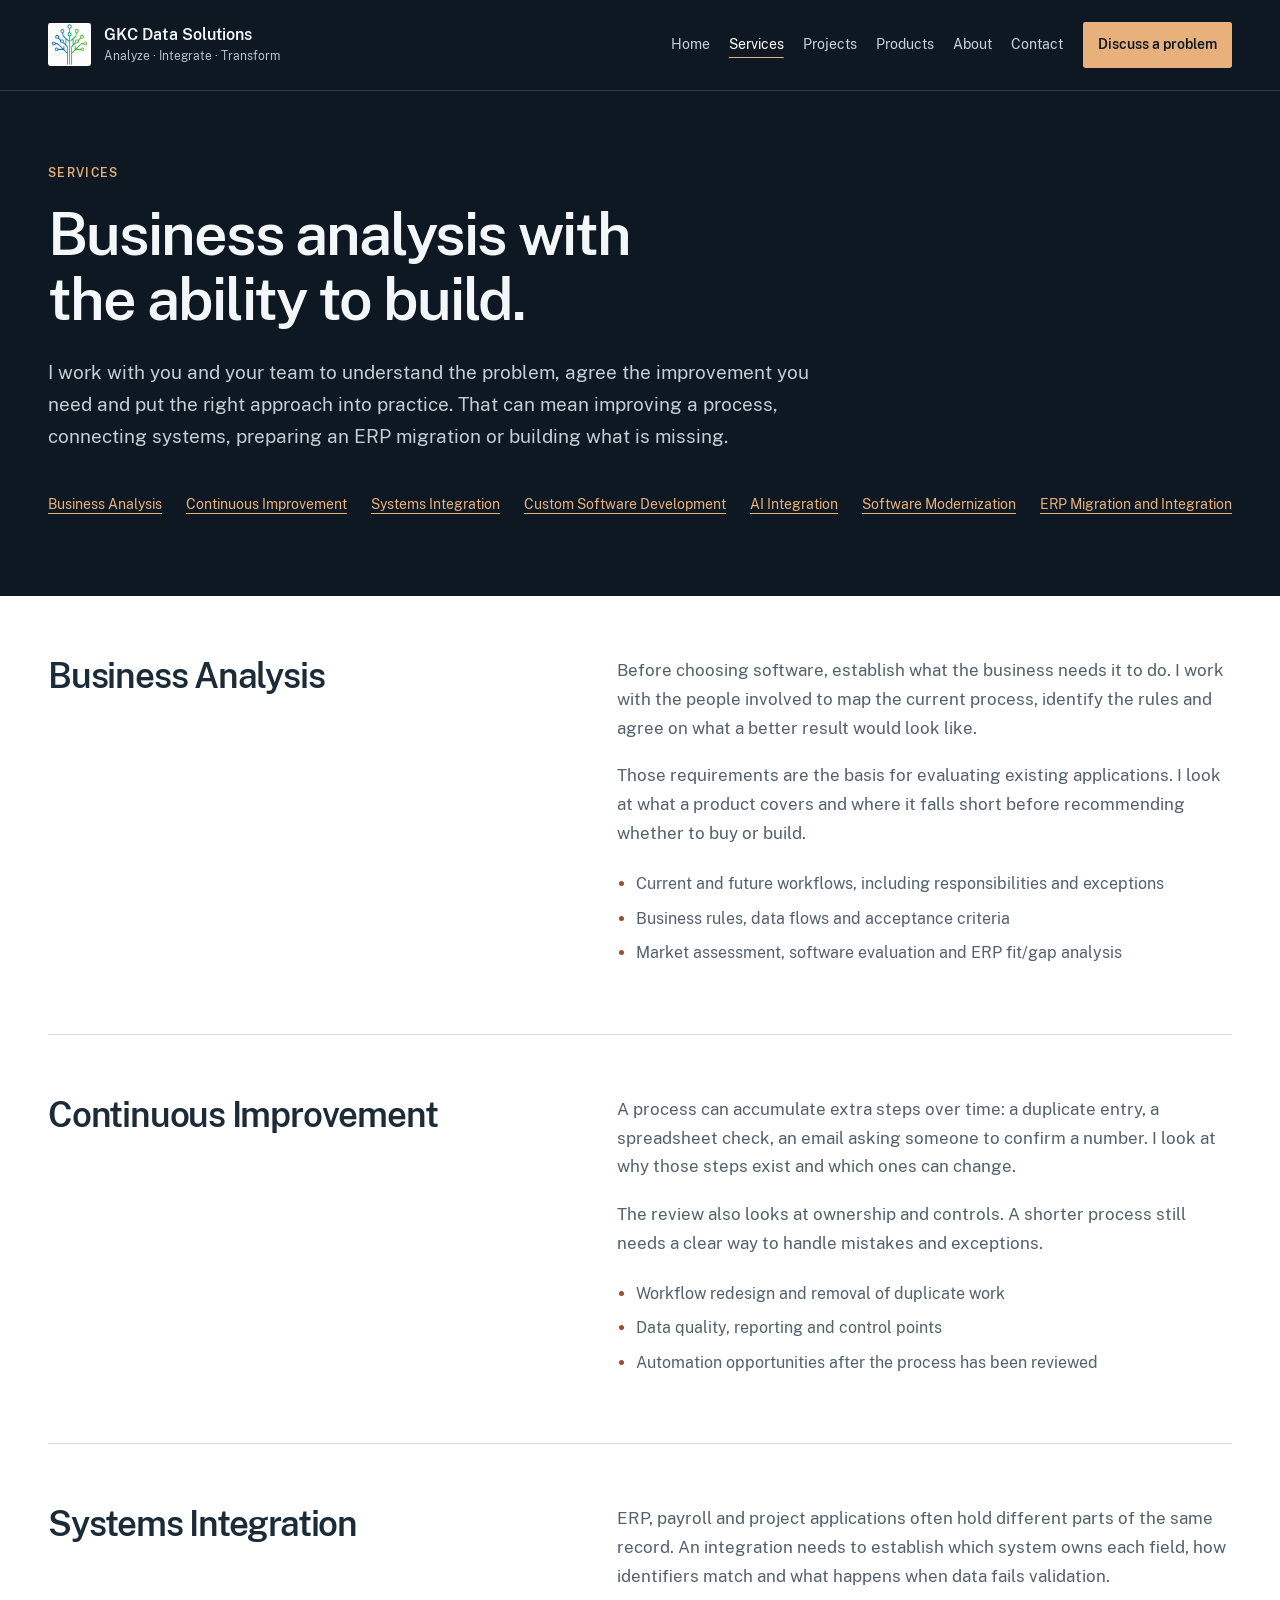
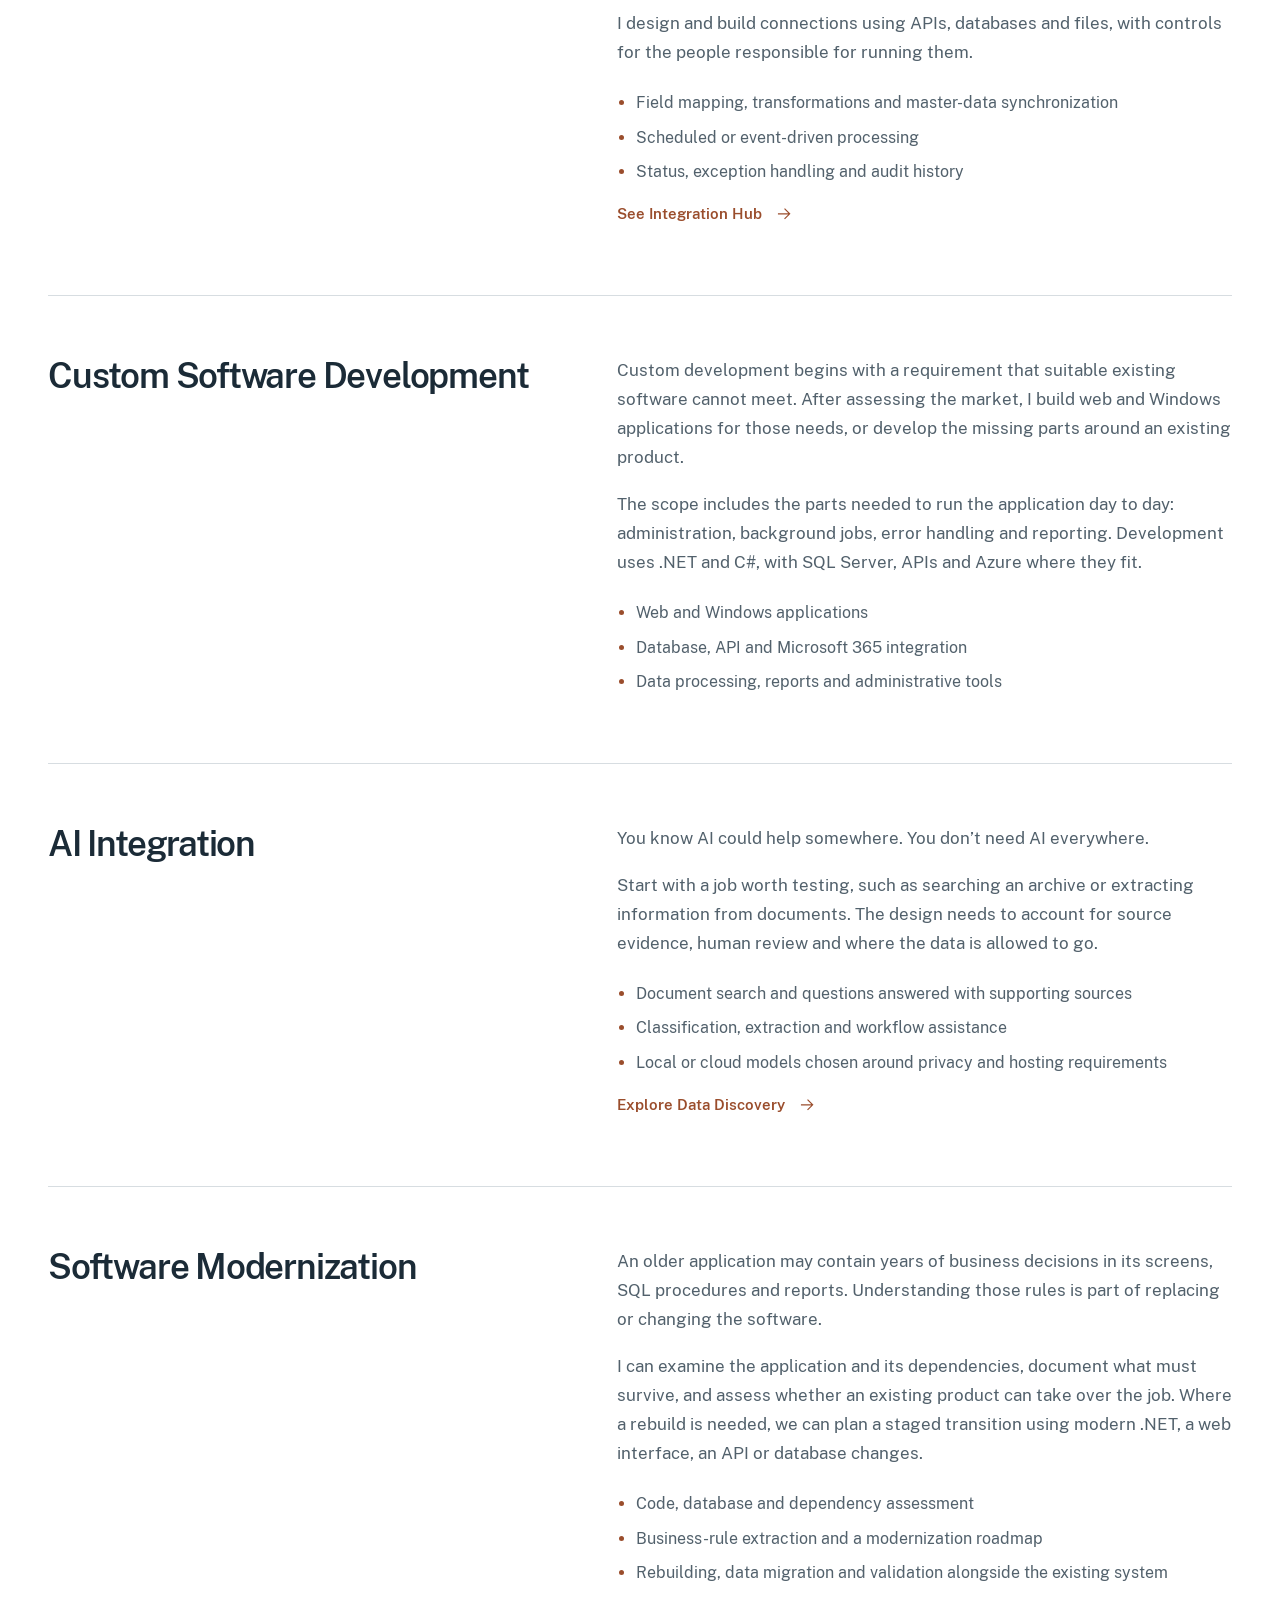
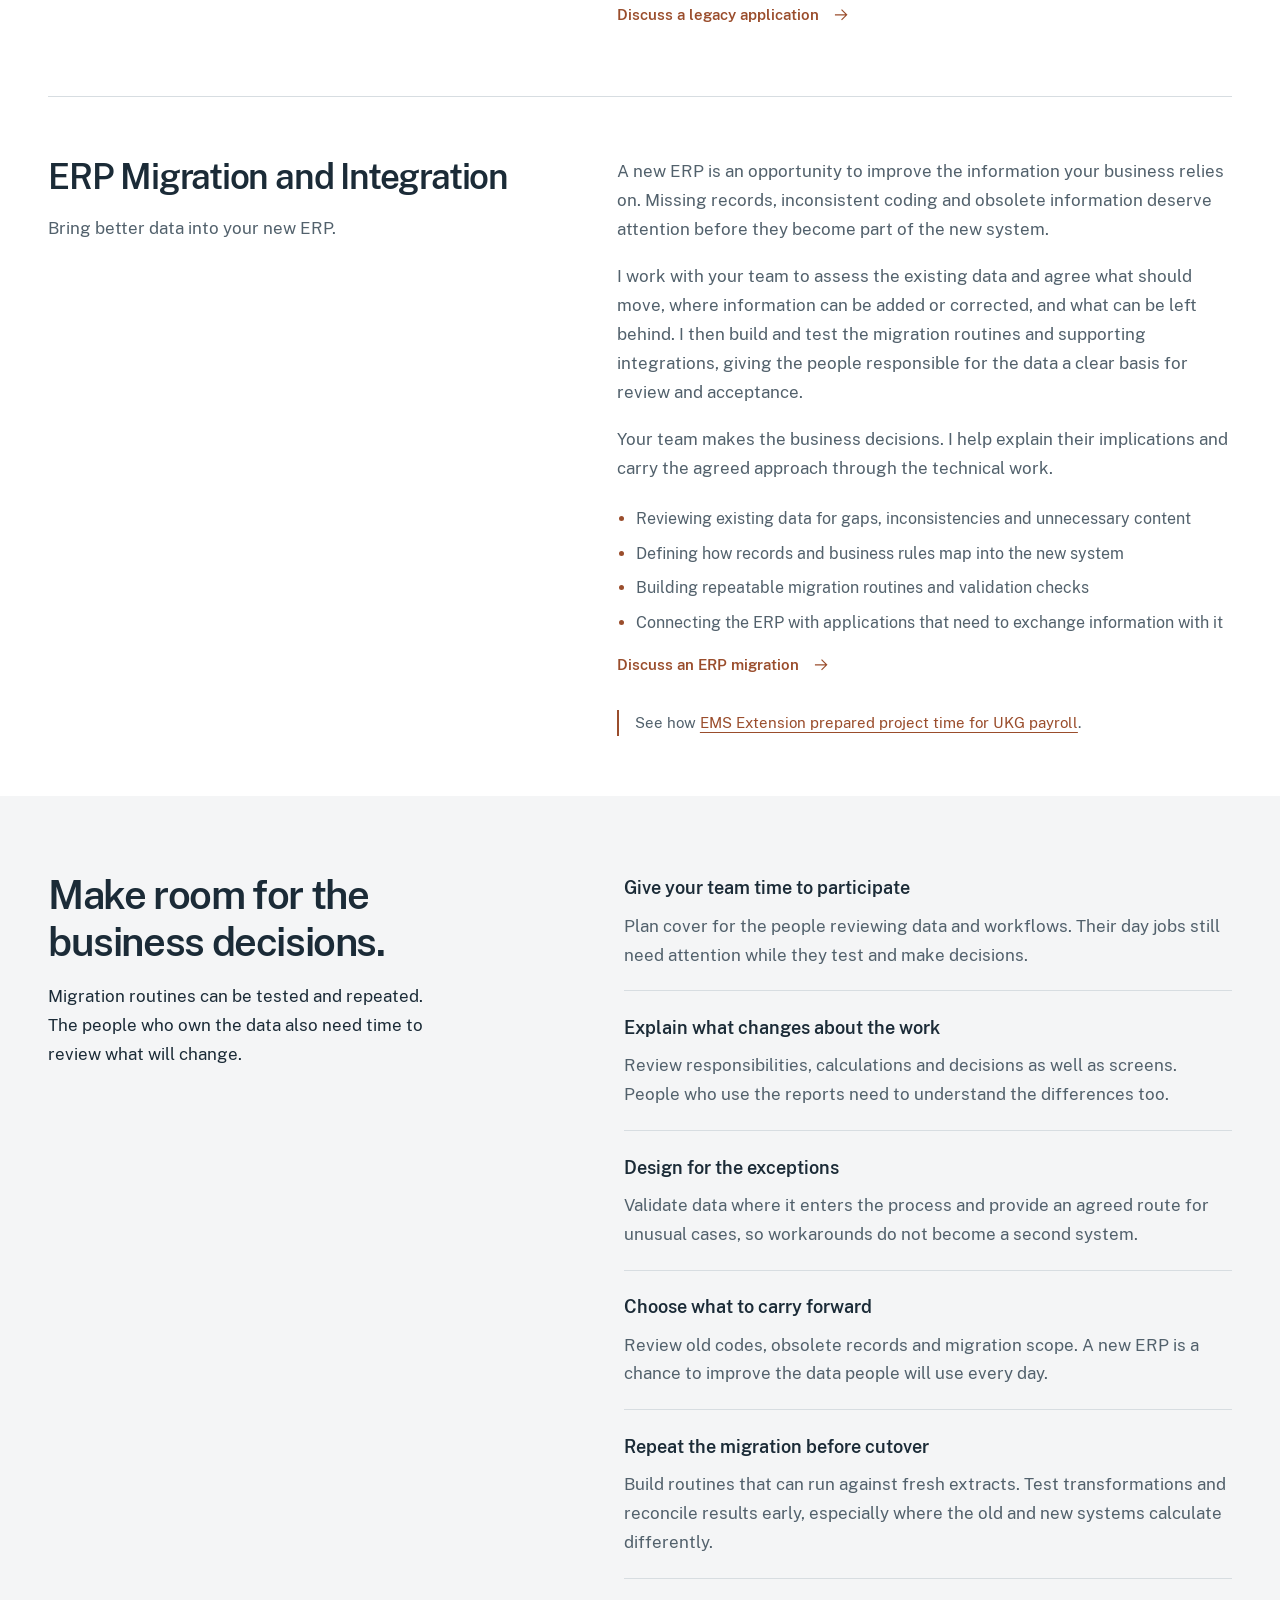
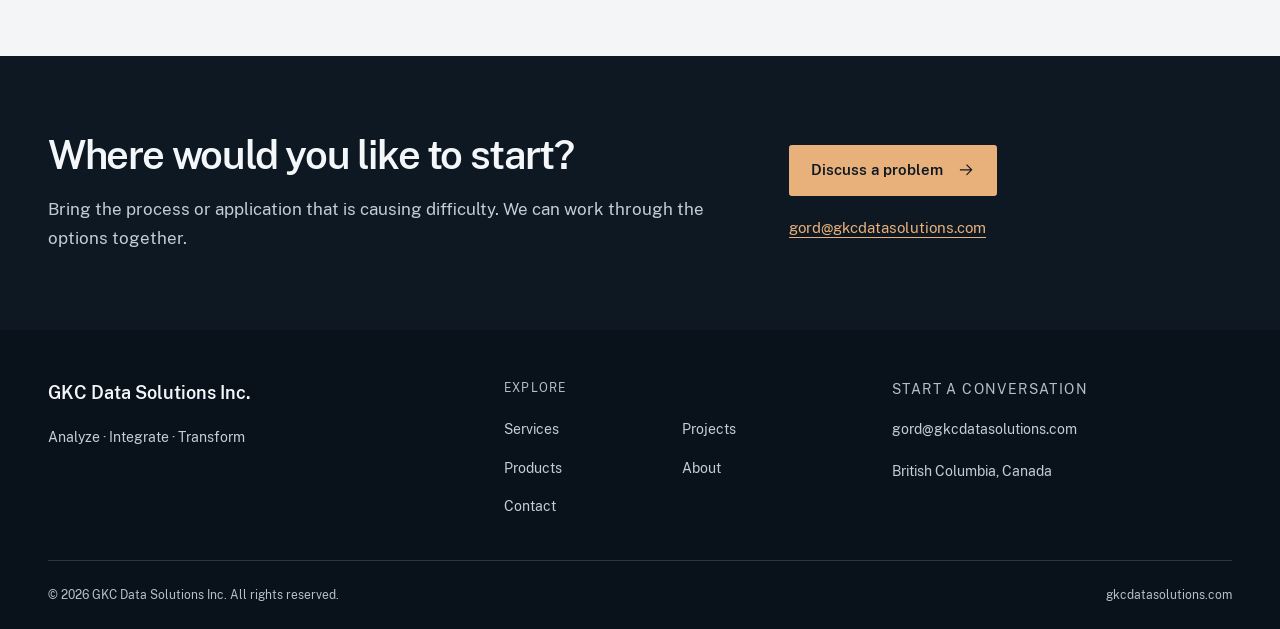
<file: services/index.html>
<!doctype html>
<html lang="en-CA">
  <head>
    <meta charset="utf-8">
    <meta name="viewport" content="width=device-width, initial-scale=1">
    <title>Business &amp; Software Consulting Services | GKC Data Solutions</title>
    <meta name="description" content="Business analysis, process improvement, systems integration, ERP migration, custom software, AI integration and software modernization.">
    <link rel="canonical" href="https://gkcdatasolutions.com/services/">
    <meta name="theme-color" content="#0d1822">
    <meta property="og:type" content="website">
    <meta property="og:locale" content="en_CA">
    <meta property="og:site_name" content="GKC Data Solutions">
    <meta property="og:title" content="Business &amp; Software Consulting Services | GKC Data Solutions">
    <meta property="og:description" content="Business analysis, process improvement, systems integration, ERP migration, custom software, AI integration and software modernization.">
    <meta property="og:url" content="https://gkcdatasolutions.com/services/">
    <meta property="og:image" content="https://gkcdatasolutions.com/assets/og-gkc.png">
    <meta property="og:image:width" content="1200">
    <meta property="og:image:height" content="630">
    <meta property="og:image:alt" content="GKC Data Solutions. The analyst and the developer are the same person.">
    <meta name="twitter:card" content="summary_large_image">
    <meta name="twitter:title" content="Business &amp; Software Consulting Services | GKC Data Solutions">
    <meta name="twitter:description" content="Business analysis, process improvement, systems integration, ERP migration, custom software, AI integration and software modernization.">
    <meta name="twitter:image" content="https://gkcdatasolutions.com/assets/og-gkc.png">
    <meta name="twitter:image:alt" content="GKC Data Solutions: business analysis and software engineering.">
    <link rel="icon" type="image/png" sizes="32x32" href="/assets/favicon-32.png">
    <link rel="apple-touch-icon" sizes="180x180" href="/assets/apple-touch-icon.png">
    <link rel="stylesheet" href="/styles.css">
    <script src="/site.js" defer></script>
    <script type="application/ld+json">{"@context":"https://schema.org","@graph":[{"@type":"Organization","@id":"https://gkcdatasolutions.com/#organization","name":"GKC Data Solutions Inc.","url":"https://gkcdatasolutions.com/","logo":"https://gkcdatasolutions.com/assets/gkc-mark.png","email":"gord@gkcdatasolutions.com"},{"@type":"WebSite","@id":"https://gkcdatasolutions.com/#website","url":"https://gkcdatasolutions.com/","name":"GKC Data Solutions","publisher":{"@id":"https://gkcdatasolutions.com/#organization"}},{"@type":"BreadcrumbList","itemListElement":[{"@type":"ListItem","position":1,"name":"Home","item":"https://gkcdatasolutions.com/"},{"@type":"ListItem","position":2,"name":"Services","item":"https://gkcdatasolutions.com/services/"}]}]}</script>
  </head>
  <body id="top">
    <a class="skip-link" href="#main-content">Skip to main content</a>
    <header class="site-header">
      <div class="shell header-inner">
        <a class="brand" href="/" aria-label="GKC Data Solutions Inc., home"> <img class="brand-mark" src="/assets/gkc-mark.png" width="256" height="256" alt=""> <span><span class="brand-name">GKC Data Solutions</span><span class="brand-signature">Analyze · Integrate · Transform</span></span> </a>
        <button class="nav-toggle" type="button" aria-controls="primary-nav" aria-expanded="false" aria-label="Toggle navigation" hidden><span class="menu-label">Menu</span><svg class="menu-icon" viewBox="0 0 20 20" fill="none" stroke="currentColor" stroke-width="1.5" aria-hidden="true"><path d="M2 5h16M2 10h16M2 15h16"/></svg></button>
        <nav id="primary-nav" aria-label="Primary navigation">
          <ul class="nav-list">
            <li><a href="/">Home</a></li>
            <li><a href="/services/" aria-current="page">Services</a></li>
            <li><a href="/work/">Projects</a></li>
            <li><a href="/products/">Products</a></li>
            <li><a href="/about/">About</a></li>
            <li><a href="/contact/">Contact</a></li>
            <li><a class="nav-cta" href="/contact/">Discuss a problem</a></li>
          </ul>
        </nav>
      </div>
    </header>
    <main id="main-content" tabindex="-1">
      <section class="dark page-hero" aria-labelledby="page-title">
        <div class="shell">
          <p class="eyebrow">Services</p>
          <h1 id="page-title">Business analysis with the ability to build.</h1>
          <p class="lead">I work with you and your team to understand the problem, agree the improvement you need and put the right approach into practice. That can mean improving a process, connecting systems, preparing an ERP migration or building what is missing.</p>
          <ul class="page-links">
            <li><a href="#business-analysis">Business Analysis</a></li>
            <li><a href="#continuous-improvement">Continuous Improvement</a></li>
            <li><a href="#systems-integration">Systems Integration</a></li>
            <li><a href="#custom-software">Custom Software Development</a></li>
            <li><a href="#ai-integration">AI Integration</a></li>
            <li><a href="#software-modernization">Software Modernization</a></li>
            <li><a href="#erp-implementation">ERP Migration and Integration</a></li>
          </ul>
        </div>
      </section>
      <div class="shell">
        <section class="service-detail" id="business-analysis" aria-labelledby="business-analysis-title">
          <h2 id="business-analysis-title">Business Analysis</h2>
          <div class="detail-copy">
            <p>Before choosing software, establish what the business needs it to do. I work with the people involved to map the current process, identify the rules and agree on what a better result would look like.</p>
            <p>Those requirements are the basis for evaluating existing applications. I look at what a product covers and where it falls short before recommending whether to buy or build.</p>
            <ul class="detail-list">
              <li>Current and future workflows, including responsibilities and exceptions</li>
              <li>Business rules, data flows and acceptance criteria</li>
              <li>Market assessment, software evaluation and ERP fit/gap analysis</li>
            </ul>
          </div>
        </section>
        <section class="service-detail" id="continuous-improvement" aria-labelledby="continuous-improvement-title">
          <h2 id="continuous-improvement-title">Continuous Improvement</h2>
          <div class="detail-copy">
            <p>A process can accumulate extra steps over time: a duplicate entry, a spreadsheet check, an email asking someone to confirm a number. I look at why those steps exist and which ones can change.</p>
            <p>The review also looks at ownership and controls. A shorter process still needs a clear way to handle mistakes and exceptions.</p>
            <ul class="detail-list">
              <li>Workflow redesign and removal of duplicate work</li>
              <li>Data quality, reporting and control points</li>
              <li>Automation opportunities after the process has been reviewed</li>
            </ul>
          </div>
        </section>
        <section class="service-detail" id="systems-integration" aria-labelledby="systems-integration-title">
          <h2 id="systems-integration-title">Systems Integration</h2>
          <div class="detail-copy">
            <p>ERP, payroll and project applications often hold different parts of the same record. An integration needs to establish which system owns each field, how identifiers match and what happens when data fails validation.</p>
            <p>I design and build connections using APIs, databases and files, with controls for the people responsible for running them.</p>
            <ul class="detail-list">
              <li>Field mapping, transformations and master-data synchronization</li>
              <li>Scheduled or event-driven processing</li>
              <li>Status, exception handling and audit history</li>
            </ul>
            <a class="text-link" href="/work/#integration-hub">See Integration Hub<svg class="arrow" viewBox="0 0 24 24" fill="none" stroke="currentColor" stroke-width="1.6" aria-hidden="true"><path d="M4 12h15M13 5l7 7-7 7"/></svg></a>
          </div>
        </section>
        <section class="service-detail" id="custom-software" aria-labelledby="custom-software-title">
          <h2 id="custom-software-title">Custom Software Development</h2>
          <div class="detail-copy">
            <p>Custom development begins with a requirement that suitable existing software cannot meet. After assessing the market, I build web and Windows applications for those needs, or develop the missing parts around an existing product.</p>
            <p>The scope includes the parts needed to run the application day to day: administration, background jobs, error handling and reporting. Development uses .NET and C#, with SQL Server, APIs and Azure where they fit.</p>
            <ul class="detail-list">
              <li>Web and Windows applications</li>
              <li>Database, API and Microsoft 365 integration</li>
              <li>Data processing, reports and administrative tools</li>
            </ul>
          </div>
        </section>
        <section class="service-detail" id="ai-integration" aria-labelledby="ai-integration-title">
          <h2 id="ai-integration-title">AI Integration</h2>
          <div class="detail-copy">
            <p>You know AI could help somewhere. You don’t need AI everywhere.</p>
            <p>Start with a job worth testing, such as searching an archive or extracting information from documents. The design needs to account for source evidence, human review and where the data is allowed to go.</p>
            <ul class="detail-list">
              <li>Document search and questions answered with supporting sources</li>
              <li>Classification, extraction and workflow assistance</li>
              <li>Local or cloud models chosen around privacy and hosting requirements</li>
            </ul>
            <a class="text-link" href="/data-discovery/">Explore Data Discovery<svg class="arrow" viewBox="0 0 24 24" fill="none" stroke="currentColor" stroke-width="1.6" aria-hidden="true"><path d="M4 12h15M13 5l7 7-7 7"/></svg></a>
          </div>
        </section>
        <section class="service-detail" id="software-modernization" aria-labelledby="software-modernization-title">
          <h2 id="software-modernization-title">Software Modernization</h2>
          <div class="detail-copy">
            <p>An older application may contain years of business decisions in its screens, SQL procedures and reports. Understanding those rules is part of replacing or changing the software.</p>
            <p>I can examine the application and its dependencies, document what must survive, and assess whether an existing product can take over the job. Where a rebuild is needed, we can plan a staged transition using modern .NET, a web interface, an API or database changes.</p>
            <ul class="detail-list">
              <li>Code, database and dependency assessment</li>
              <li>Business-rule extraction and a modernization roadmap</li>
              <li>Rebuilding, data migration and validation alongside the existing system</li>
            </ul>
            <a class="text-link" href="/contact/">Discuss a legacy application<svg class="arrow" viewBox="0 0 24 24" fill="none" stroke="currentColor" stroke-width="1.6" aria-hidden="true"><path d="M4 12h15M13 5l7 7-7 7"/></svg></a>
          </div>
        </section>

        <section class="service-detail" id="erp-implementation" aria-labelledby="erp-implementation-title">
          <div><h2 id="erp-implementation-title">ERP Migration and Integration</h2><p class="muted">Bring better data into your new ERP.</p></div>
          <div class="detail-copy">
            <p>A new ERP is an opportunity to improve the information your business relies on. Missing records, inconsistent coding and obsolete information deserve attention before they become part of the new system.</p>
            <p>I work with your team to assess the existing data and agree what should move, where information can be added or corrected, and what can be left behind. I then build and test the migration routines and supporting integrations, giving the people responsible for the data a clear basis for review and acceptance.</p>
            <p>Your team makes the business decisions. I help explain their implications and carry the agreed approach through the technical work.</p>
            <ul class="detail-list">
              <li>Reviewing existing data for gaps, inconsistencies and unnecessary content</li>
              <li>Defining how records and business rules map into the new system</li>
              <li>Building repeatable migration routines and validation checks</li>
              <li>Connecting the ERP with applications that need to exchange information with it</li>
            </ul>
            <a class="text-link" href="/contact/">Discuss an ERP migration<svg class="arrow" viewBox="0 0 24 24" fill="none" stroke="currentColor" stroke-width="1.6" aria-hidden="true"><path d="M4 12h15M13 5l7 7-7 7"/></svg></a>
            <p class="detail-note">See how <a href="/work/#payroll-export">EMS Extension prepared project time for UKG payroll</a>.</p>
          </div>
        </section>
      </div>
      <section class="section soft" aria-labelledby="erp-planning-title">
        <div class="shell editorial-split">
          <div><h2 id="erp-planning-title">Make room for the business decisions.</h2><p>Migration routines can be tested and repeated. The people who own the data also need time to review what will change.</p></div>
          <dl class="principle-list">
            <div><dt>Give your team time to participate</dt><dd>Plan cover for the people reviewing data and workflows. Their day jobs still need attention while they test and make decisions.</dd></div>
            <div><dt>Explain what changes about the work</dt><dd>Review responsibilities, calculations and decisions as well as screens. People who use the reports need to understand the differences too.</dd></div>
            <div><dt>Design for the exceptions</dt><dd>Validate data where it enters the process and provide an agreed route for unusual cases, so workarounds do not become a second system.</dd></div>
            <div><dt>Choose what to carry forward</dt><dd>Review old codes, obsolete records and migration scope. A new ERP is a chance to improve the data people will use every day.</dd></div>
            <div><dt>Repeat the migration before cutover</dt><dd>Build routines that can run against fresh extracts. Test transformations and reconcile results early, especially where the old and new systems calculate differently.</dd></div>
          </dl>
        </div>
      </section>
      <section class="section dark cta-band"  aria-labelledby="cta-title">
        <div class="shell split">
          <div>
            <h2 id="cta-title">Where would you like to start?</h2>
            <p>Bring the process or application that is causing difficulty. We can work through the options together.</p>
          </div>
          <div class="cta-actions">
            <a class="button" href="/contact/">Discuss a problem<svg class="arrow" viewBox="0 0 24 24" fill="none" stroke="currentColor" stroke-width="1.6" aria-hidden="true"><path d="M4 12h15M13 5l7 7-7 7"/></svg></a>
            <a class="email" href="mailto:gord@gkcdatasolutions.com">gord@gkcdatasolutions.com</a>
          </div>
        </div>
      </section>
    </main>
    <footer class="site-footer">
      <div class="shell">
        <div class="footer-grid">
          <div class="footer-brand">
            <p class="footer-title">GKC Data Solutions Inc.</p>
            <p class="footer-signature">Analyze · Integrate · Transform</p>
          </div>
          <nav aria-label="Footer navigation">
            <p class="footer-label">Explore</p>
            <ul class="footer-links">
              <li><a href="/services/">Services</a></li>
              <li><a href="/work/">Projects</a></li>
              <li><a href="/products/">Products</a></li>
              <li><a href="/about/">About</a></li>
              <li><a href="/contact/">Contact</a></li>
            </ul>
          </nav>
          <div class="footer-contact">
            <p class="footer-label">Start a conversation</p>
            <p><a href="mailto:gord@gkcdatasolutions.com">gord@gkcdatasolutions.com</a></p>
            <p>British Columbia, Canada</p>
          </div>
        </div>
        <div class="footer-bottom">
          <p>© 2026 GKC Data Solutions Inc. All rights reserved.</p>
          <p>gkcdatasolutions.com</p>
        </div>
      </div>
    </footer>
  </body>
</html>
</file>
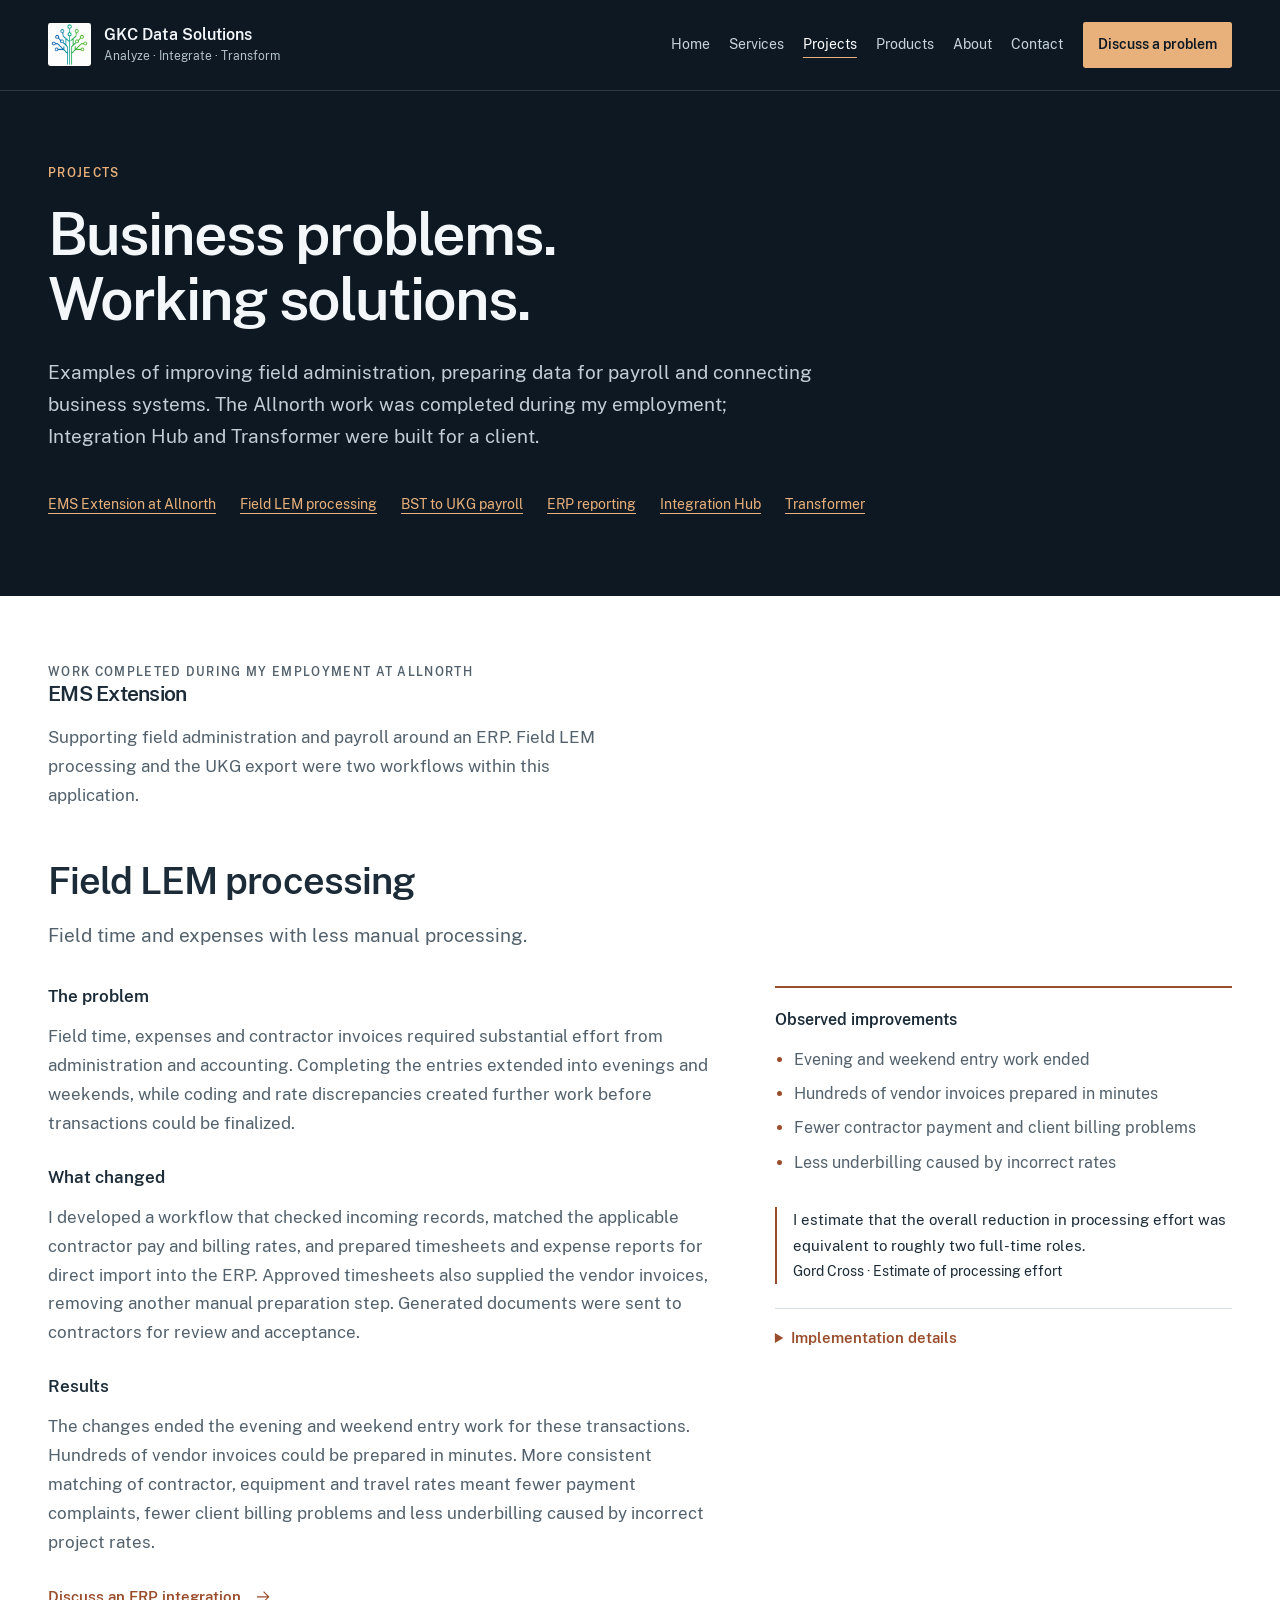
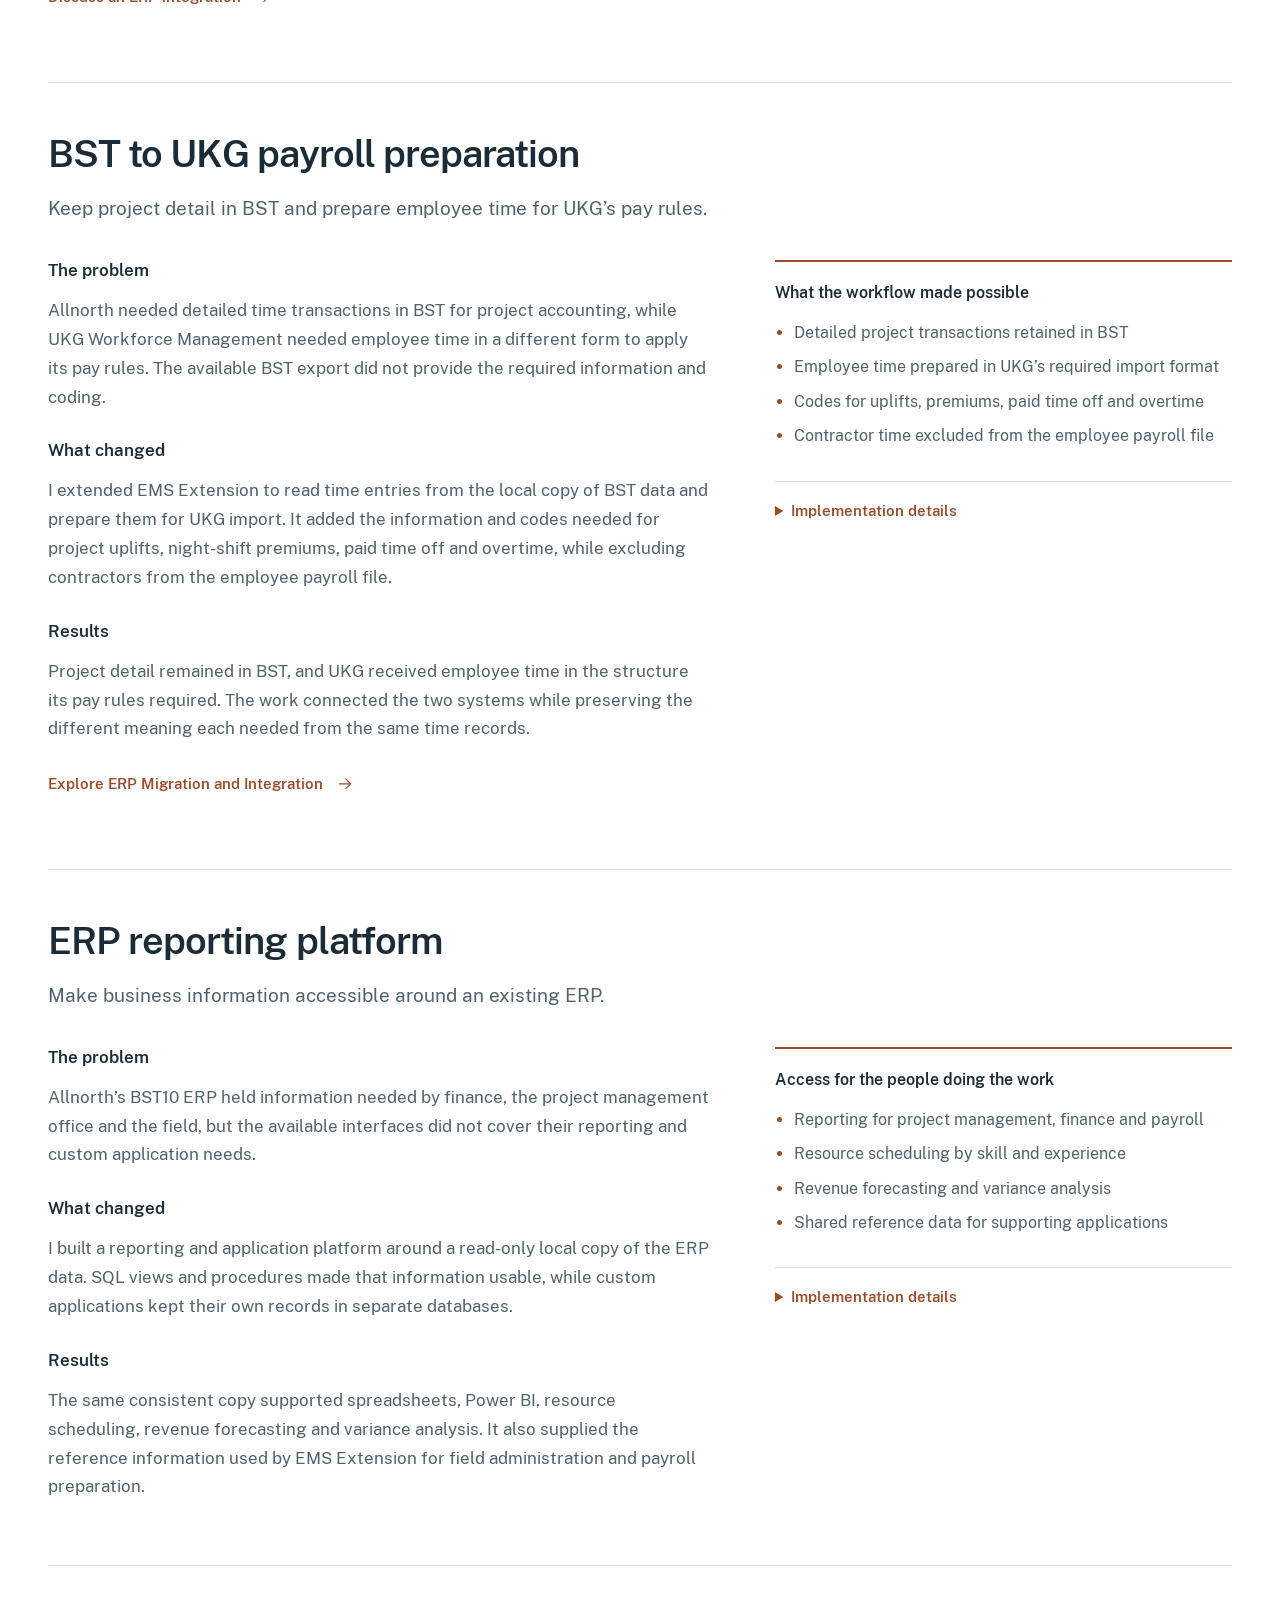
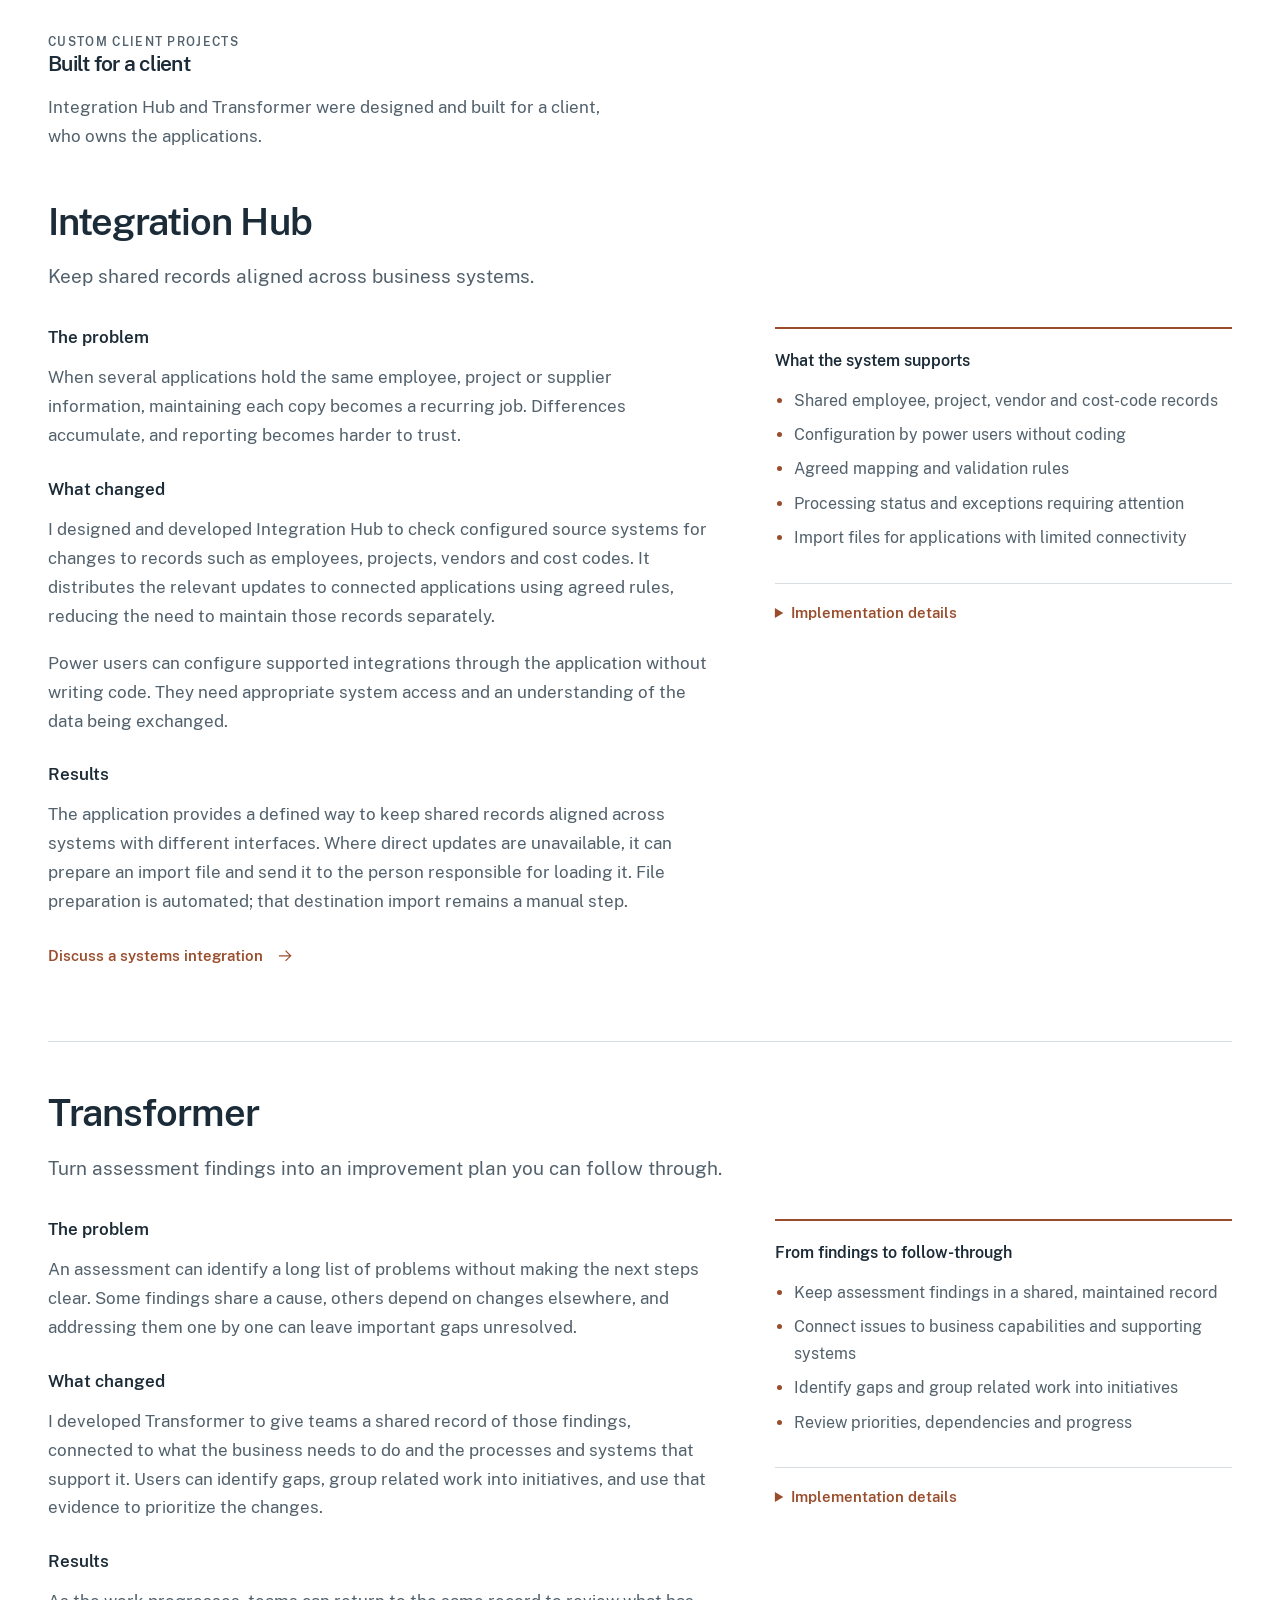
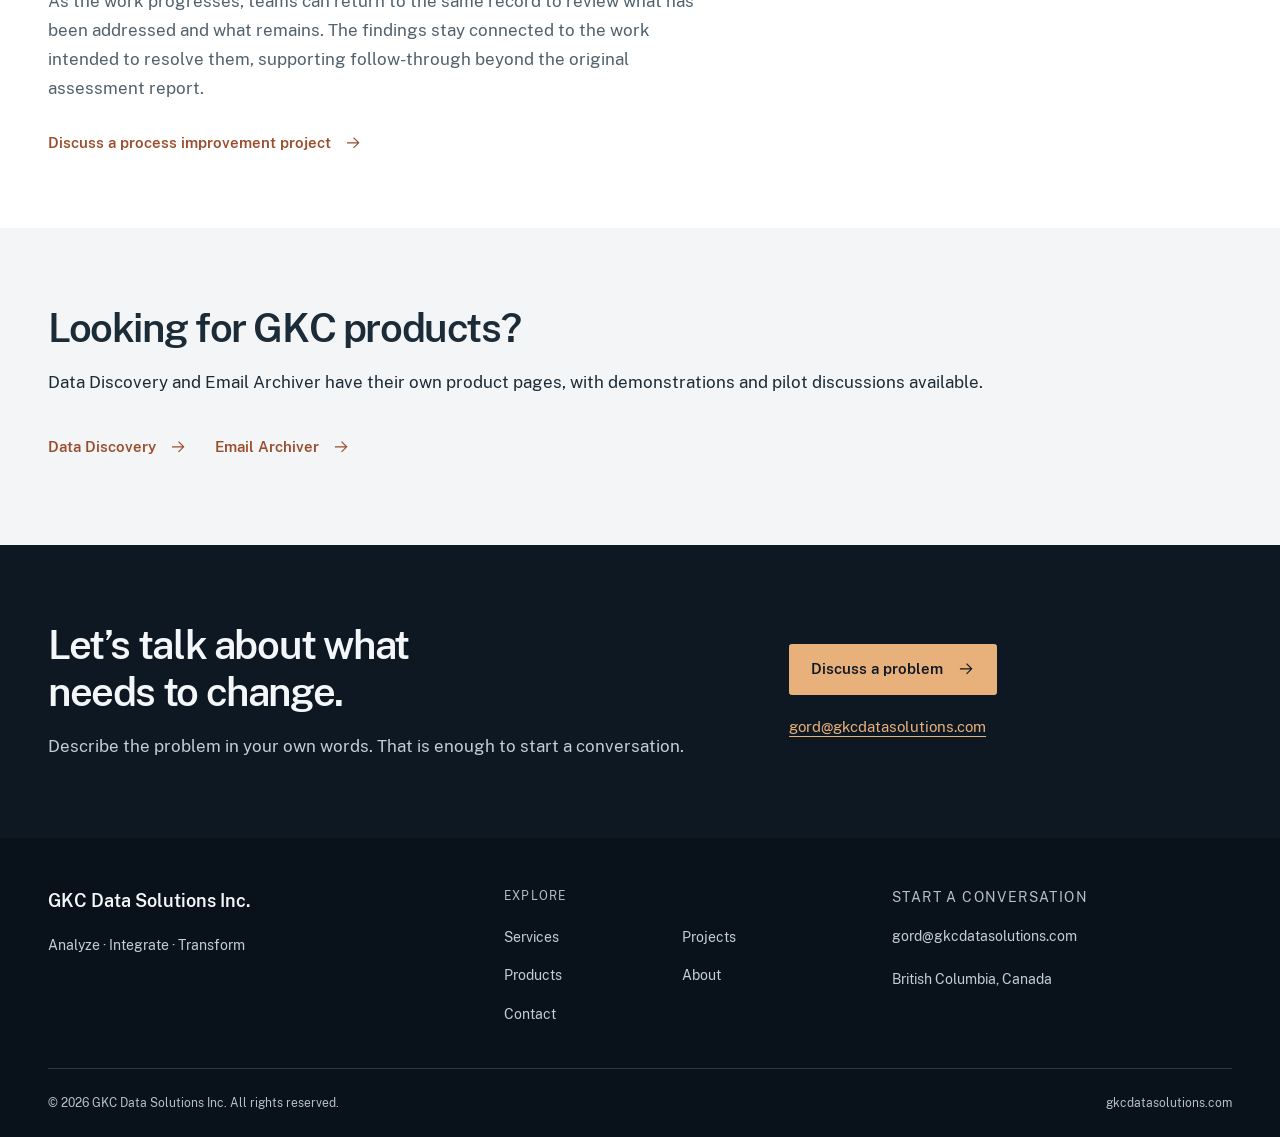
<file: work/index.html>
<!doctype html>
<html lang="en-CA">
  <head>
    <meta charset="utf-8">
    <meta name="viewport" content="width=device-width, initial-scale=1">
    <title>Projects | GKC Data Solutions</title>
    <meta name="description" content="Business results from Allnorth’s EMS Extension, ERP reporting, Integration Hub and Transformer: field administration, payroll preparation and connected systems.">
    <link rel="canonical" href="https://gkcdatasolutions.com/work/">
    <meta name="theme-color" content="#0d1822">
    <meta property="og:type" content="website">
    <meta property="og:locale" content="en_CA">
    <meta property="og:site_name" content="GKC Data Solutions">
    <meta property="og:title" content="Projects | GKC Data Solutions">
    <meta property="og:description" content="Business results from Allnorth’s EMS Extension, ERP reporting, Integration Hub and Transformer: field administration, payroll preparation and connected systems.">
    <meta property="og:url" content="https://gkcdatasolutions.com/work/">
    <meta property="og:image" content="https://gkcdatasolutions.com/assets/og-gkc.png">
    <meta property="og:image:width" content="1200">
    <meta property="og:image:height" content="630">
    <meta property="og:image:alt" content="GKC Data Solutions. The analyst and the developer are the same person.">
    <meta name="twitter:card" content="summary_large_image">
    <meta name="twitter:title" content="Projects | GKC Data Solutions">
    <meta name="twitter:description" content="Business results from Allnorth’s EMS Extension, ERP reporting, Integration Hub and Transformer: field administration, payroll preparation and connected systems.">
    <meta name="twitter:image" content="https://gkcdatasolutions.com/assets/og-gkc.png">
    <meta name="twitter:image:alt" content="GKC Data Solutions: business analysis and software engineering.">
    <link rel="icon" type="image/png" sizes="32x32" href="/assets/favicon-32.png">
    <link rel="apple-touch-icon" sizes="180x180" href="/assets/apple-touch-icon.png">
    <link rel="stylesheet" href="/styles.css">
    <script src="/site.js" defer></script>
    <script type="application/ld+json">{"@context":"https://schema.org","@graph":[{"@type":"Organization","@id":"https://gkcdatasolutions.com/#organization","name":"GKC Data Solutions Inc.","url":"https://gkcdatasolutions.com/","logo":"https://gkcdatasolutions.com/assets/gkc-mark.png","email":"gord@gkcdatasolutions.com"},{"@type":"WebSite","@id":"https://gkcdatasolutions.com/#website","url":"https://gkcdatasolutions.com/","name":"GKC Data Solutions","publisher":{"@id":"https://gkcdatasolutions.com/#organization"}},{"@type":"BreadcrumbList","itemListElement":[{"@type":"ListItem","position":1,"name":"Home","item":"https://gkcdatasolutions.com/"},{"@type":"ListItem","position":2,"name":"Projects","item":"https://gkcdatasolutions.com/work/"}]}]}</script>
  </head>
  <body id="top">
    <a class="skip-link" href="#main-content">Skip to main content</a>
    <header class="site-header">
      <div class="shell header-inner">
        <a class="brand" href="/" aria-label="GKC Data Solutions Inc., home"> <img class="brand-mark" src="/assets/gkc-mark.png" width="256" height="256" alt=""> <span><span class="brand-name">GKC Data Solutions</span><span class="brand-signature">Analyze · Integrate · Transform</span></span> </a>
        <button class="nav-toggle" type="button" aria-controls="primary-nav" aria-expanded="false" aria-label="Toggle navigation" hidden><span class="menu-label">Menu</span><svg class="menu-icon" viewBox="0 0 20 20" fill="none" stroke="currentColor" stroke-width="1.5" aria-hidden="true"><path d="M2 5h16M2 10h16M2 15h16"/></svg></button>
        <nav id="primary-nav" aria-label="Primary navigation">
          <ul class="nav-list">
            <li><a href="/">Home</a></li>
            <li><a href="/services/">Services</a></li>
            <li><a href="/work/" aria-current="page">Projects</a></li>
            <li><a href="/products/">Products</a></li>
            <li><a href="/about/">About</a></li>
            <li><a href="/contact/">Contact</a></li>
            <li><a class="nav-cta" href="/contact/">Discuss a problem</a></li>
          </ul>
        </nav>
      </div>
    </header>
    <main id="main-content" tabindex="-1">
      <section class="dark page-hero" aria-labelledby="page-title">
        <div class="shell"><p class="eyebrow">Projects</p><h1 id="page-title">Business problems. Working solutions.</h1><p class="lead">Examples of improving field administration, preparing data for payroll and connecting business systems. The Allnorth work was completed during my employment; Integration Hub and Transformer were built for a client.</p><ul class="page-links"><li><a href="#ems-extension">EMS Extension at Allnorth</a></li><li><a href="#field-lem">Field LEM processing</a></li><li><a href="#payroll-export">BST to UKG payroll</a></li><li><a href="#erp-reporting">ERP reporting</a></li><li><a href="#integration-hub">Integration Hub</a></li><li><a href="#transformer">Transformer</a></li></ul></div>
      </section>      <div class="shell">
      <section class="work-group" id="ems-extension" aria-labelledby="in-house-title">
        <div class="work-group-head"><p class="eyebrow">Work completed during my employment at Allnorth</p><h2 id="in-house-title">EMS Extension</h2><p>Supporting field administration and payroll around an ERP. Field LEM processing and the UKG export were two workflows within this application.</p></div>        <article class="case-study" id="field-lem" aria-labelledby="field-lem-title">
          <div class="case-header"><h3 id="field-lem-title">Field LEM processing</h3><p class="lead">Field time and expenses with less manual processing.</p></div>
          <div class="case-content"><div class="case-narrative"><h4>The problem</h4>
<p>Field time, expenses and contractor invoices required substantial effort from administration and accounting. Completing the entries extended into evenings and weekends, while coding and rate discrepancies created further work before transactions could be finalized.</p>
<h4>What changed</h4>
<p>I developed a workflow that checked incoming records, matched the applicable contractor pay and billing rates, and prepared timesheets and expense reports for direct import into the ERP. Approved timesheets also supplied the vendor invoices, removing another manual preparation step. Generated documents were sent to contractors for review and acceptance.</p>
<h4>Results</h4>
<p>The changes ended the evening and weekend entry work for these transactions. Hundreds of vendor invoices could be prepared in minutes. More consistent matching of contractor, equipment and travel rates meant fewer payment complaints, fewer client billing problems and less underbilling caused by incorrect project rates.</p><a class="text-link" href="/contact/">Discuss an ERP integration<svg class="arrow" viewBox="0 0 24 24" fill="none" stroke="currentColor" stroke-width="1.6" aria-hidden="true"><path d="M4 12h15M13 5l7 7-7 7"/></svg></a></div><aside class="case-aside" aria-label="Field LEM processing results"><h4>Observed improvements</h4><ul class="detail-list"><li>Evening and weekend entry work ended</li><li>Hundreds of vendor invoices prepared in minutes</li><li>Fewer contractor payment and client billing problems</li><li>Less underbilling caused by incorrect rates</li></ul><p class="detail-note">I estimate that the overall reduction in processing effort was equivalent to roughly two full-time roles.<br><span class="small">Gord Cross · Estimate of processing effort</span></p><details class="technical-detail"><summary>Implementation details</summary><p>Field LEM returns used an Excel template for labour, equipment and materials. EMS Extension checked completed returns against the local BST10 data and the separate rate records, then generated files in the ERP’s import formats. .NET, C#, WPF and SQL Server supported the application.</p></details></aside></div>
        </article>        <article class="case-study" id="payroll-export" aria-labelledby="payroll-export-title">
          <div class="case-header"><h3 id="payroll-export-title">BST to UKG payroll preparation</h3><p class="lead">Keep project detail in BST and prepare employee time for UKG’s pay rules.</p></div>
          <div class="case-content"><div class="case-narrative"><h4>The problem</h4><p>Allnorth needed detailed time transactions in BST for project accounting, while UKG Workforce Management needed employee time in a different form to apply its pay rules. The available BST export did not provide the required information and coding.</p>
<h4>What changed</h4><p>I extended EMS Extension to read time entries from the local copy of BST data and prepare them for UKG import. It added the information and codes needed for project uplifts, night-shift premiums, paid time off and overtime, while excluding contractors from the employee payroll file.</p>
<h4>Results</h4><p>Project detail remained in BST, and UKG received employee time in the structure its pay rules required. The work connected the two systems while preserving the different meaning each needed from the same time records.</p><a class="text-link" href="/services/#erp-implementation">Explore ERP Migration and Integration<svg class="arrow" viewBox="0 0 24 24" fill="none" stroke="currentColor" stroke-width="1.6" aria-hidden="true"><path d="M4 12h15M13 5l7 7-7 7"/></svg></a></div><aside class="case-aside" aria-label="BST to UKG payroll preparation results"><h4>What the workflow made possible</h4><ul class="detail-list"><li>Detailed project transactions retained in BST</li><li>Employee time prepared in UKG’s required import format</li><li>Codes for uplifts, premiums, paid time off and overtime</li><li>Contractor time excluded from the employee payroll file</li></ul><details class="technical-detail"><summary>Implementation details</summary><p>EMS Extension read the on-premises copy of BST data and prepared the export for UKG Workforce Management. UKG applied its configured pay rules to the imported employee time.</p></details></aside></div>
        </article>        <article class="case-study" id="erp-reporting" aria-labelledby="erp-reporting-title">
          <div class="case-header"><h3 id="erp-reporting-title">ERP reporting platform</h3><p class="lead">Make business information accessible around an existing ERP.</p></div>
          <div class="case-content"><div class="case-narrative"><h4>The problem</h4><p>Allnorth’s BST10 ERP held information needed by finance, the project management office and the field, but the available interfaces did not cover their reporting and custom application needs.</p>
<h4>What changed</h4><p>I built a reporting and application platform around a read-only local copy of the ERP data. SQL views and procedures made that information usable, while custom applications kept their own records in separate databases.</p>
<h4>Results</h4><p>The same consistent copy supported spreadsheets, Power BI, resource scheduling, revenue forecasting and variance analysis. It also supplied the reference information used by EMS Extension for field administration and payroll preparation.</p></div><aside class="case-aside" aria-label="ERP reporting platform results"><h4>Access for the people doing the work</h4><ul class="detail-list"><li>Reporting for project management, finance and payroll</li><li>Resource scheduling by skill and experience</li><li>Revenue forecasting and variance analysis</li><li>Shared reference data for supporting applications</li></ul><details class="technical-detail"><summary>Implementation details</summary><p>The vendor delivered a database backup to Azure every four hours. It was restored to an on-premises SQL Server, with a layer of views and procedures for reporting. Custom applications did not write directly to the ERP; EMS Extension generated files for the ERP’s supported imports. Technology included .NET, C#, WPF, SQL Server, REST APIs, Microsoft Teams, Azure, Power BI and BST10.</p></details></aside></div>
        </article>      </section>
      <section class="work-group" aria-labelledby="client-systems-title">
        <div class="work-group-head"><p class="eyebrow">Custom client projects</p><h2 id="client-systems-title">Built for a client</h2><p>Integration Hub and Transformer were designed and built for a client, who owns the applications.</p></div>        <article class="case-study" id="integration-hub" aria-labelledby="integration-hub-title">
          <div class="case-header"><h3 id="integration-hub-title">Integration Hub</h3><p class="lead">Keep shared records aligned across business systems.</p></div>
          <div class="case-content"><div class="case-narrative"><h4>The problem</h4><p>When several applications hold the same employee, project or supplier information, maintaining each copy becomes a recurring job. Differences accumulate, and reporting becomes harder to trust.</p>
<h4>What changed</h4><p>I designed and developed Integration Hub to check configured source systems for changes to records such as employees, projects, vendors and cost codes. It distributes the relevant updates to connected applications using agreed rules, reducing the need to maintain those records separately.</p>
<p>Power users can configure supported integrations through the application without writing code. They need appropriate system access and an understanding of the data being exchanged.</p>
<h4>Results</h4><p>The application provides a defined way to keep shared records aligned across systems with different interfaces. Where direct updates are unavailable, it can prepare an import file and send it to the person responsible for loading it. File preparation is automated; that destination import remains a manual step.</p><a class="text-link" href="/contact/">Discuss a systems integration<svg class="arrow" viewBox="0 0 24 24" fill="none" stroke="currentColor" stroke-width="1.6" aria-hidden="true"><path d="M4 12h15M13 5l7 7-7 7"/></svg></a></div><aside class="case-aside" aria-label="Integration Hub results"><h4>What the system supports</h4><ul class="detail-list"><li>Shared employee, project, vendor and cost-code records</li><li>Configuration by power users without coding</li><li>Agreed mapping and validation rules</li><li>Processing status and exceptions requiring attention</li><li>Import files for applications with limited connectivity</li></ul><details class="technical-detail"><summary>Implementation details</summary><p>The service runs unattended in Azure. Each configured flow takes a baseline from a publishing source and polls for changes, distributing updates to subscribers under the rules for that integration. Technology includes .NET, C#, Blazor, SQL Server, Azure Functions, Entra ID, RBAC, ASP.NET Core and REST APIs.</p></details></aside></div>
        </article>        <article class="case-study" id="transformer" aria-labelledby="transformer-title">
          <div class="case-header"><h3 id="transformer-title">Transformer</h3><p class="lead">Turn assessment findings into an improvement plan you can follow through.</p></div>
          <div class="case-content"><div class="case-narrative"><h4>The problem</h4><p>An assessment can identify a long list of problems without making the next steps clear. Some findings share a cause, others depend on changes elsewhere, and addressing them one by one can leave important gaps unresolved.</p>
<h4>What changed</h4><p>I developed Transformer to give teams a shared record of those findings, connected to what the business needs to do and the processes and systems that support it. Users can identify gaps, group related work into initiatives, and use that evidence to prioritize the changes.</p>
<h4>Results</h4><p>As the work progresses, teams can return to the same record to review what has been addressed and what remains. The findings stay connected to the work intended to resolve them, supporting follow-through beyond the original assessment report.</p><a class="text-link" href="/contact/">Discuss a process improvement project<svg class="arrow" viewBox="0 0 24 24" fill="none" stroke="currentColor" stroke-width="1.6" aria-hidden="true"><path d="M4 12h15M13 5l7 7-7 7"/></svg></a></div><aside class="case-aside" aria-label="Transformer results"><h4>From findings to follow-through</h4><ul class="detail-list"><li>Keep assessment findings in a shared, maintained record</li><li>Connect issues to business capabilities and supporting systems</li><li>Identify gaps and group related work into initiatives</li><li>Review priorities, dependencies and progress</li></ul><details class="technical-detail"><summary>Implementation details</summary><p>The model connects issues with capabilities, domains, processes, systems and their supporting information. Coverage, gap, traceability and roadmap views support review; model checks identify missing relationships. Technology includes .NET, C#, Blazor, SQL Server, Azure Functions, Entra ID and RBAC.</p></details></aside></div>
        </article>      </section>
      </div>
      <section class="section soft" aria-labelledby="gkc-products-title">
        <div class="shell"><h2 id="gkc-products-title">Looking for GKC products?</h2><p>Data Discovery and Email Archiver have their own product pages, with demonstrations and pilot discussions available.</p>
          <div class="actions"><span id="data-discovery"><a class="text-link" href="/data-discovery/">Data Discovery<svg class="arrow" viewBox="0 0 24 24" fill="none" stroke="currentColor" stroke-width="1.6" aria-hidden="true"><path d="M4 12h15M13 5l7 7-7 7"/></svg></a></span><span id="email-archiver"><a class="text-link" href="/email-archiver/">Email Archiver<svg class="arrow" viewBox="0 0 24 24" fill="none" stroke="currentColor" stroke-width="1.6" aria-hidden="true"><path d="M4 12h15M13 5l7 7-7 7"/></svg></a></span></div>
        </div>
      </section>      <section class="section dark cta-band"  aria-labelledby="cta-title">
        <div class="shell split"><div><h2 id="cta-title">Let’s talk about what needs to change.</h2><p>Describe the problem in your own words. That is enough to start a conversation.</p></div>
          <div class="cta-actions"><a class="button" href="/contact/">Discuss a problem<svg class="arrow" viewBox="0 0 24 24" fill="none" stroke="currentColor" stroke-width="1.6" aria-hidden="true"><path d="M4 12h15M13 5l7 7-7 7"/></svg></a><a class="email" href="mailto:gord@gkcdatasolutions.com">gord@gkcdatasolutions.com</a></div>
        </div>
      </section>
    </main>
    <footer class="site-footer">
      <div class="shell">
        <div class="footer-grid">
          <div class="footer-brand">
            <p class="footer-title">GKC Data Solutions Inc.</p>
            <p class="footer-signature">Analyze · Integrate · Transform</p>
          </div>
          <nav aria-label="Footer navigation">
            <p class="footer-label">Explore</p>
            <ul class="footer-links">
              <li><a href="/services/">Services</a></li>
              <li><a href="/work/">Projects</a></li>
              <li><a href="/products/">Products</a></li>
              <li><a href="/about/">About</a></li>
              <li><a href="/contact/">Contact</a></li>
            </ul>
          </nav>
          <div class="footer-contact">
            <p class="footer-label">Start a conversation</p>
            <p><a href="mailto:gord@gkcdatasolutions.com">gord@gkcdatasolutions.com</a></p>
            <p>British Columbia, Canada</p>
          </div>
        </div>
        <div class="footer-bottom">
          <p>© 2026 GKC Data Solutions Inc. All rights reserved.</p>
          <p>gkcdatasolutions.com</p>
        </div>
      </div>
    </footer>
  </body>
</html>
</file>
<file: styles.css>
@font-face { font-family: "Public Sans"; src: url('/assets/fonts/PublicSans-Regular.woff2') format('woff2'); font-style: normal; font-weight: 400; font-display: swap; }
@font-face { font-family: "Public Sans"; src: url('/assets/fonts/PublicSans-SemiBold.woff2') format('woff2'); font-style: normal; font-weight: 600; font-display: swap; }
:root {
  color-scheme: light;
  --navy: #0d1822; --paper: #fff; --soft: #f4f5f6;
  --ink: #1b2b37; --muted: #52616c; --border: #d7dde1;
  --accent: #9a4d2c; --accent-light: #e8b07b; --focus: #9a4d2c; --shell: 74rem;
  font-family: "Public Sans", "Segoe UI", Arial, sans-serif; font-synthesis: none;
}
* { box-sizing: border-box; }
html { scroll-behavior: smooth; scroll-padding-top: 7rem; }
body { margin: 0; color: var(--ink); background: var(--paper); font-size: 1.0625rem; line-height: 1.7; }
body, h1, h2, h3, p, a { overflow-wrap: break-word; }
img, svg { max-width: 100%; vertical-align: middle; }
a { color: var(--accent); text-underline-offset: .25em; text-decoration-thickness: .07em; }
a:hover { text-decoration-thickness: .13em; }
button { font: inherit; }
a, button { -webkit-tap-highlight-color: transparent; }
:focus-visible { outline: 3px solid var(--focus); outline-offset: 5px; }
[hidden] { display: none !important; }
::selection { background: #f1cda8; color: var(--navy); }
h1, h2, h3, h4 { margin: 0 0 1rem; font-weight: 600; line-height: 1.18; letter-spacing: -.035em; text-wrap: balance; }
h1 { font-size: clamp(2.4rem, 4.6vw, 3.7rem); line-height: 1.1; }
h2 { font-size: clamp(1.85rem, 3.1vw, 2.55rem); }
h3 { font-size: 1.3rem; letter-spacing: -.025em; }
h4 { font-size: 1.0625rem; letter-spacing: 0; }
p { margin: 0 0 1.15rem; }
p:last-child { margin-bottom: 0; }
ul { padding-left: 1.2rem; }
li::marker { color: var(--accent); }
.shell { width: min(calc(100% - 4rem), var(--shell)); margin-inline: auto; }
.section { padding-block: clamp(3.5rem, 6vw, 5.25rem); }
.soft { background: var(--soft); }
.dark { color: #f4f7f9; background: var(--navy); --focus: var(--accent-light); }
.dark a:not(.button), .dark .eyebrow { color: var(--accent-light); }
.dark .muted, .dark .lead { color: #c3cdd5; }
.eyebrow { margin: 0 0 1.2rem; color: var(--accent); font-size: .75rem; font-weight: 600; letter-spacing: .11em; text-transform: uppercase; }
.lead { color: var(--muted); font-size: 1.1875rem; line-height: 1.7; }
.muted { color: var(--muted); }
.measure { max-width: 70ch; }
.subhead { margin-top: 2.6rem; font-size: 1.35rem; }
.section-heading { max-width: 47rem; margin-bottom: 2.5rem; }
.heading-row { display: flex; align-items: center; justify-content: space-between; gap: 1rem 2rem; margin-bottom: 2rem; }
.heading-row h2 { margin: 0; }
.text-link { display: inline-flex; gap: .8rem; align-items: center; font-size: .9375rem; font-weight: 600; text-decoration: none; padding-block: .55rem; }
.text-link:hover { text-decoration: underline; }
.arrow { width: 1.1rem; height: 1.1rem; flex: 0 0 auto; }
.actions { display: flex; align-items: center; flex-wrap: wrap; gap: .8rem 1.8rem; margin-top: 1.8rem; }
.button { display: inline-flex; align-items: center; justify-content: center; gap: .9rem; min-height: 3.15rem; padding: .85rem 1.3rem; border: 1px solid var(--accent); border-radius: .15rem; background: var(--accent); color: #fff; font-size: .9375rem; font-weight: 600; line-height: 1.45; text-decoration: none; transition: background .15s, border-color .15s; }
.button:hover { background: #7d3c20; border-color: #7d3c20; }
.dark .button { background: var(--accent-light); border-color: var(--accent-light); color: var(--navy); }
.dark .button:hover { background: #f2c99f; border-color: #f2c99f; }
.skip-link { position: fixed; z-index: 100; left: 1rem; top: 1rem; transform: translateY(-180%); padding: .75rem 1rem; background: white; color: var(--navy); font-weight: 600; }
.skip-link:focus { transform: translateY(0); }
.site-header { position: sticky; top: 0; z-index: 30; background: var(--navy); color: #f4f7f9; border-bottom: 1px solid #2b3b46; --focus: var(--accent-light); }
.header-inner { min-height: 5.6rem; display: flex; flex-wrap: wrap; align-items: center; justify-content: space-between; gap: 1.5rem; }
.brand { display: inline-flex; align-items: center; gap: .8rem; color: inherit; text-decoration: none; flex-shrink: 0; }
.brand-mark { width: 2.7rem; height: 2.7rem; object-fit: contain; border-radius: .15rem; }
.brand-name { display: block; color: #f4f7f9; font-size: .97rem; font-weight: 600; line-height: 1.35; letter-spacing: .005em; }
.brand-signature { display: block; margin-top: .2rem; color: #b3c0ca; font-size: .75rem; line-height: 1.4; }
.nav-list { display: flex; flex-wrap: wrap; align-items: center; list-style: none; padding: 0; margin: 0; gap: 1.2rem; }
.nav-list a { display: block; padding-block: .8rem; color: #c7d4dc; font-size: .875rem; font-weight: 400; text-decoration: none; }
.nav-list a:hover, .nav-list a[aria-current="page"] { color: #fff; }
.nav-list a[aria-current="page"] { text-decoration: underline; text-underline-offset: .5rem; text-decoration-color: var(--accent-light); }
.nav-list .nav-cta { padding: .7rem .95rem; color: var(--navy); background: var(--accent-light); border-radius: .15rem; font-weight: 600; }
.nav-list .nav-cta:hover { color: var(--navy); background: #f2c99f; }
.nav-toggle { display: none; min-height: 2.8rem; align-items: center; gap: .7rem; border: 1px solid #677e8c; border-radius: .15rem; padding: .45rem .7rem; color: #f4f7f9; background: transparent; cursor: pointer; font-size: .875rem; }
.menu-icon { width: 1.1rem; height: 1.1rem; }
.hero { padding-block: clamp(3.5rem, 6.4vw, 6rem); }
.hero-grid { display: grid; grid-template-columns: minmax(0, 1.65fr) minmax(0, 1fr); gap: clamp(3rem, 6vw, 6rem); align-items: center; }
.hero h1 { max-width: 44rem; }
.hero .lead { max-width: 37rem; margin-top: 1.7rem; font-size: 1.1rem; }
.hero-byline { margin-top: 2.2rem; font-size: .8125rem; color: #b3c0ca; }
.hero-byline a { color: #e6ebef !important; }
.method-diagram { margin: 0; max-width: 26rem; width: 100%; font-size: 1rem; }
.method-diagram figcaption { margin-bottom: 2rem; color: #b3c0ca; font-size: .75rem; letter-spacing: .04em; }
.method-diagram span { display: block; color: #b3c0ca; font-size: .75rem; margin-top: .3rem; }
.method-start, .method-end { text-align: center; padding: .95rem .4rem; }
.method-start { border-top: 2px solid var(--accent-light); }
.method-end { border-bottom: 1px solid #657582; }
.method-link { display: block; width: 100%; height: 2.5rem; fill: none; stroke: var(--accent-light); stroke-width: 1; opacity: .7; }
.method-branches { display: grid; grid-template-columns: 1fr 1fr; text-align: center; }
.method-branches > div { padding-inline: .5rem; }
.method-end { color: var(--accent-light); }
.hero-audience { max-width: 43ch; color: #b3c0ca; font-size: .9375rem; }
.method-steps { list-style: none; margin: 0; padding: 0; counter-reset: method; border-top: 2px solid var(--accent-light); }
.method-steps li { position: relative; padding: 1.1rem 0 1.1rem 2.5rem; border-bottom: 1px solid #3b4c59; counter-increment: method; }
.method-steps li::before { content: counter(method, decimal-leading-zero); position: absolute; left: 0; color: var(--accent-light); font-size: .75rem; padding-top: .2rem; }
.method-steps strong { font-weight: 400; }
.method-steps li:last-child strong { color: var(--accent-light); }
.result-list { list-style: none; margin: 0; padding: 0; }
.result-list li { padding-block: 1rem; border-bottom: 1px solid var(--border); }
.result-list li:first-child { padding-top: 0; }
.result-list li:last-child { padding-bottom: 0; border: 0; }
.result-list strong { display: block; font-size: 1.2rem; font-weight: 600; line-height: 1.4; }
.result-list span { display: block; color: var(--muted); font-size: .9375rem; margin-top: .3rem; }
.product-pair { display: grid; grid-template-columns: repeat(2, minmax(0, 1fr)); gap: 2rem 4rem; margin-top: 2rem; }
.product-pair article { padding-top: 1.5rem; border-top: 1px solid var(--border); }
.product-pair p { max-width: 54ch; color: var(--muted); }
.availability { margin-top: 1.4rem; font-size: .9375rem; color: var(--accent); }
.dark .availability { color: var(--accent-light); }
.nav-list a[aria-current="location"] { color: #fff; text-decoration: underline; text-underline-offset: .5rem; text-decoration-color: var(--accent-light); }
.case-narrative h4:not(:first-child) { margin-top: 1.8rem; }
.case-header .lead { max-width: 58ch; margin-bottom: 0; }
.case-header h2 { font-size: clamp(1.9rem, 3vw, 2.5rem); }
.technical-detail { border-top: 1px solid var(--border); margin-top: 1.5rem; padding-top: 1rem; }
.technical-detail summary, .admin-preview summary { cursor: pointer; color: var(--accent); font-size: .9375rem; font-weight: 600; }
.technical-detail p { color: var(--muted); font-size: .875rem; margin-top: 1rem; }
.admin-preview { border-top: 1px solid var(--border); padding-top: 1.5rem; margin-top: 2.5rem; }
.admin-preview > p { margin-top: 1rem; }
.featured-project { display: grid; grid-template-columns: 1fr 1.05fr; align-items: center; gap: clamp(2rem, 5vw, 4.5rem); border-top: 3px solid var(--accent); border-bottom: 1px solid var(--border); padding-block: 2.8rem; }
.featured-project h3 { font-size: clamp(2.1rem, 3.5vw, 3rem); max-width: 28rem; }
.featured-project p:not(.eyebrow) { max-width: 60ch; color: var(--muted); }
.project-shot { margin: 0; }
.project-shot img { display: block; width: 100%; height: auto; border: 1px solid var(--border); border-radius: .15rem; }
.project-shot figcaption { margin-top: .7rem; color: var(--muted); font-size: .8125rem; max-width: 46ch; }
.shot-zoom { display: block; position: relative; text-decoration: none; color: inherit; }
.shot-zoom-hint { position: absolute; right: .55rem; bottom: .55rem; display: inline-flex; align-items: center; gap: .4rem; max-width: calc(100% - 1.1rem); padding: .4rem .65rem; border: 1px solid rgba(232, 176, 123, .55); border-radius: .15rem; background: rgba(13, 24, 34, .9); color: #fff; font-size: .78rem; line-height: 1.25; transition: background .15s ease, border-color .15s ease; }
.shot-zoom-hint .arrow { width: .9rem; height: .9rem; }
.shot-zoom:hover .shot-zoom-hint, .shot-zoom:focus-visible .shot-zoom-hint { background: var(--accent); border-color: var(--accent); }
.shot-zoom.is-pointer-return:focus-visible { outline: none; }
.shot-zoom.is-pointer-return:focus-visible .shot-zoom-hint { background: rgba(13, 24, 34, .9); border-color: rgba(232, 176, 123, .55); }
.shot-dialog { width: min(96vw, 1400px); max-width: 96vw; padding: 0; border: 1px solid #2c3742; border-radius: .2rem; background: #0f151b; color: #dbe3e9; box-shadow: 0 1.5rem 3rem rgba(0, 0, 0, .5); }
.shot-dialog::backdrop { background: rgba(4, 7, 10, .88); }
.shot-dialog-bar { display: flex; align-items: center; justify-content: space-between; gap: 1rem; padding: .6rem .6rem .6rem .95rem; border-bottom: 1px solid #232c35; background: #0b1015; }
.shot-dialog-bar p { margin: 0; color: #93a2ae; font-size: .8125rem; letter-spacing: .01em; }
.shot-dialog-close { padding: .4rem .85rem; border: 1px solid #38434e; border-radius: .15rem; background: #1a232c; color: #e3e9ee; cursor: pointer; font-size: .8125rem; transition: border-color .15s ease, color .15s ease, background .15s ease; }
.shot-dialog-close:hover { border-color: var(--accent-light); background: #222d37; color: var(--accent-light); }
.shot-dialog :focus-visible { outline: 3px solid var(--accent-light); outline-offset: 3px; }
.shot-dialog-scroll { overflow: auto; max-height: calc(92vh - 3.4rem); overscroll-behavior: contain; background: #0f151b; scrollbar-color: #3a454f #0f151b; }
.shot-dialog-scroll img { display: block; width: 100%; height: auto; }
.supporting-projects { display: grid; grid-template-columns: repeat(3, minmax(0, 1fr)); gap: 2.8rem; padding-top: 2rem; }
.supporting-projects h3 { font-size: 1.15rem; line-height: 1.4; }
.supporting-projects h3 a { color: var(--ink); text-decoration: none; }
.supporting-projects h3 a:hover { text-decoration: underline; }
.supporting-projects .arrow { margin-left: .5rem; color: var(--accent); }
.supporting-projects p { color: var(--muted); font-size: 1rem; }
.project-origin { margin: .4rem 0 .5rem; color: var(--accent); font-size: .7rem; font-weight: 600; letter-spacing: .09em; text-transform: uppercase; }
.principal-intro { display: grid; grid-template-columns: 1fr 1.35fr; gap: clamp(2rem, 6vw, 6rem); }
.principal-role { color: var(--muted); font-size: .9375rem; }
.intro-copy { font-size: 1.35rem; line-height: 1.6; letter-spacing: -.025em; }
.editorial-split { display: grid; grid-template-columns: 1fr 1.25fr; gap: clamp(2.5rem, 7vw, 7rem); }
.editorial-split > div > p { max-width: 40ch; }
.problem-list { list-style: none; padding: 0; margin: 0; border-top: 1px solid var(--border); }
.problem-list li { padding: 1.1rem 0 1.1rem 1.4rem; border-bottom: 1px solid var(--border); position: relative; }
.problem-list li::before { content: ''; position: absolute; left: 0; top: 1.85rem; width: .35rem; height: .35rem; background: var(--accent); }
.service-index { list-style: none; padding: 0; margin: 0; border-top: 1px solid var(--border); }
.service-index li { border-bottom: 1px solid var(--border); }
.service-index a { display: flex; justify-content: space-between; padding: .85rem 0; color: var(--ink); font-size: 1rem; }
.service-index .arrow { color: var(--accent); }
.engagement { display: grid; grid-template-columns: 1fr 1.25fr; gap: clamp(2.5rem, 7vw, 7rem); }
.engagement h2 { max-width: 12ch; }
.engagement p { color: var(--muted); }
.split { display: grid; grid-template-columns: minmax(0, 1fr) minmax(0, 1fr); gap: clamp(2.5rem, 6vw, 6rem); align-items: start; }
.split p { max-width: 70ch; }
.cta-band .split { align-items: center; grid-template-columns: minmax(0, 1.5fr) minmax(0, 1fr); }
.cta-band h2 { max-width: 40rem; }
.cta-band p { color: #c3cdd5; }
.cta-actions { display: flex; flex-direction: column; gap: 1.2rem; align-items: flex-start; }
.cta-actions .email { font-size: .9375rem; overflow-wrap: anywhere; }
.site-footer { background: #09121b; color: #c3cdd5; padding-block: 3rem 1.5rem; --focus: var(--accent-light); }
.footer-grid { display: grid; grid-template-columns: 1.2fr 1fr 1fr; gap: 3rem; }
.footer-title { color: #f4f7f9; font-size: 1.1rem; font-weight: 600; }
.footer-signature { font-size: .875rem; margin-top: .5rem; }
.footer-label { color: #b3c0ca; font-size: .75rem; text-transform: uppercase; letter-spacing: .1em; margin-bottom: 1rem; }
.footer-links { display: grid; grid-template-columns: 1fr 1fr; gap: .6rem 1rem; list-style: none; padding: 0; margin: 0; }
.site-footer a { color: #c3cdd5; text-decoration: none; font-size: .875rem; }
.site-footer a:hover { color: white; text-decoration: underline; }
.footer-contact p { font-size: .875rem; }
.footer-contact a { overflow-wrap: anywhere; }
.footer-bottom { display: flex; justify-content: space-between; gap: 1rem; margin-top: 2.5rem; border-top: 1px solid #273846; padding-top: 1.5rem; font-size: .75rem; color: #b3c0ca; }
.footer-bottom p { margin: 0; }
.page-hero { padding-block: 4.5rem; }
.page-hero h1 { max-width: 53rem; }
.page-hero .lead { max-width: 65ch; margin-top: 1.5rem; }
.page-links { display: flex; flex-wrap: wrap; gap: .4rem 1.5rem; list-style: none; padding: 0; margin: 2rem 0 0; }
.page-links a { display: block; padding-block: .5rem; font-size: .875rem; }
.service-detail { display: grid; grid-template-columns: minmax(0, 1fr) minmax(0, 1.25fr); gap: clamp(2rem, 6vw, 6rem); padding-block: 3.75rem; border-bottom: 1px solid var(--border); }
.service-detail:last-child { border: 0; }
.service-detail h2 { font-size: clamp(1.7rem, 2.7vw, 2.2rem); }
.service-detail .detail-copy p { color: var(--muted); }
.detail-list { margin: 1.4rem 0 0; padding-left: 1.2rem; color: var(--muted); font-size: 1rem; }
.detail-list li { padding-bottom: .45rem; }
.detail-note { margin-top: 1.5rem; border-left: 2px solid var(--accent); padding-left: 1rem; font-size: .9375rem; }
.work-group { padding-top: 3.5rem; }
.work-group + .work-group { border-top: 1px solid var(--border); }
.work-group-head { max-width: 53rem; }
.work-group-head h2 { font-size: 1.3rem; }
.work-group-head p { margin: .6rem 0 0; color: var(--muted); max-width: 58ch; }
.case-study { padding-block: 3rem 4rem; border-bottom: 1px solid var(--border); }
.work-group .case-study:last-child { border-bottom: none; }
.case-header { max-width: 53rem; margin-bottom: 2.2rem; }
.case-header h3 { font-size: clamp(1.9rem, 3vw, 2.5rem); }
.case-content { display: grid; grid-template-columns: minmax(0, 1.45fr) minmax(0, 1fr); gap: 4rem; }
.case-narrative p { color: var(--muted); }
.case-aside { align-self: start; border-top: 2px solid var(--accent); padding-top: 1.4rem; }
.case-aside h4 { font-size: 1rem; letter-spacing: 0; }
.case-aside .detail-list { margin-top: 0; }
.case-aside .technology { color: var(--muted); border-top: 1px solid var(--border); margin-top: 1.2rem; padding-top: 1rem; font-size: .8125rem; }
.case-shot { margin-top: 2.8rem; }
.technology strong { display: block; color: var(--ink); font-weight: 600; margin-bottom: .3rem; }
.workflow-list { list-style: none; padding: 0; margin: 0; counter-reset: workflow; }
.workflow-list li { display: flex; gap: 1.4rem; padding-block: 1rem; border-bottom: 1px solid var(--border); counter-increment: workflow; }
.workflow-list li::before { content: counter(workflow, decimal-leading-zero); color: var(--accent); font-weight: 600; }
.identity-panel { background: var(--soft); padding: 2rem; border-top: 2px solid var(--accent); }
.identity-panel dl { margin: 0; }
.identity-panel dl > div { padding-block: .85rem; border-bottom: 1px solid var(--border); }
.identity-panel dl > div:last-child { border: 0; padding-bottom: 0; }
.identity-panel dt { color: var(--muted); font-size: .8125rem; }
.identity-panel dd { margin: .3rem 0 0; font-size: 1rem; }
.identity-panel a { overflow-wrap: anywhere; }
.bio p { color: var(--muted); max-width: 65ch; }
.bio .intro-copy { color: var(--ink); }
.profile-layout { display: grid; grid-template-columns: minmax(0, 1.45fr) minmax(0, 1fr); gap: 5rem; align-items: start; }
.page-narrative { max-width: 41rem; }
.page-narrative p { color: var(--muted); }
.principle-list { margin: 0; }
.principle-list > div { padding-block: 1.3rem; border-bottom: 1px solid var(--border); }
.principle-list > div:first-child { padding-top: 0; }
.principle-list dt { font-size: 1.15rem; font-weight: 600; margin-bottom: .5rem; }
.principle-list dd { margin: 0; color: var(--muted); }
.contact-email { font-size: clamp(1.25rem, 2.9vw, 2rem); font-weight: 600; letter-spacing: -.025em; overflow-wrap: anywhere; }
.contact-panel { padding-left: 2rem; border-left: 2px solid var(--accent); }
.contact-panel ul { margin-block: 0; color: var(--muted); }
.contact-panel li { margin-bottom: .6rem; }
.small { font-size: .875rem; }
.actions + .small { margin-top: .65rem; }
.not-found { min-height: 55vh; }
@media (max-width: 75rem) {
  .nav-list { gap: .85rem; }
  .hero-grid { gap: 2.5rem; }
}
@media (max-width: 68rem) {
  .header-inner { flex-wrap: wrap; padding-block: 1rem; min-height: 5rem; gap: 1rem; }
  #primary-nav { width: 100%; }
  .nav-list { flex-wrap: wrap; gap: .3rem 1.5rem; padding-block: .3rem; }
  .nav-enhanced .nav-toggle { display: inline-flex; }
  .nav-enhanced #primary-nav { display: none; max-height: calc(100dvh - 6rem); overflow-y: auto; }
  .nav-enhanced #primary-nav.is-open { display: block; }
  .nav-enhanced .nav-list { display: grid; grid-template-columns: 1fr 1fr; border-top: 1px solid #33434e; padding-top: .6rem; }
  .nav-list a { padding: .7rem .2rem; }
  .nav-list .nav-cta { text-align: center; }
  .hero-grid { grid-template-columns: 1.4fr 1fr; }
  .hero h1 { font-size: clamp(2.5rem, 4.8vw, 3.4rem); }
  .supporting-projects { gap: 1.5rem; }
}
@media (max-width: 52rem) {
  .product-pair { grid-template-columns: 1fr; gap: 1.5rem; }
  .hero-grid { grid-template-columns: 1fr; gap: 2.8rem; }
  .hero h1 { font-size: clamp(2.5rem, 6.4vw, 3.6rem); }
  .hero .lead { max-width: 42rem; }
  .method-diagram { max-width: 30rem; }
  .method-diagram figcaption { margin-bottom: 1rem; }
  .method-link { height: 1.9rem; }
  .featured-project, .principal-intro, .editorial-split, .engagement, .split, .cta-band .split, .service-detail, .case-content, .profile-layout { grid-template-columns: 1fr; gap: 2rem; }
  .featured-project h3 { max-width: none; }
  .featured-project h3 br { display: none; }
  .supporting-projects { grid-template-columns: 1fr; gap: 0; padding-top: 0; }
  .supporting-projects article { display: grid; grid-template-columns: 1fr 1.3fr; grid-template-areas: "title desc" "origin desc"; align-content: start; gap: 0 1.5rem; padding-block: 1.5rem; border-bottom: 1px solid var(--border); }
  .supporting-projects h3 { grid-area: title; }
  .supporting-projects .project-origin { grid-area: origin; }
  .supporting-projects article > p:not(.project-origin) { grid-area: desc; }
  .supporting-projects article:last-child { border-bottom: 0; padding-bottom: 0; }
  .supporting-projects h3, .supporting-projects p { margin: 0; }
  .editorial-split > div > p, .engagement h2 { max-width: none; }
  .editorial-split h2 br { display: none; }
  .case-aside { max-width: 40rem; }
  .footer-grid { grid-template-columns: 1fr 1fr; gap: 2rem; }
  .footer-brand { grid-column: 1 / -1; }
  .footer-bottom { flex-direction: column; gap: .4rem; }
}
@media (max-width: 36rem) {
  html { scroll-padding-top: 6rem; }
  .shell { width: calc(100% - 2.5rem); }
  .brand-mark { width: 2rem; height: 2rem; }
  .brand { gap: .55rem; }
  .brand-name { font-size: .875rem; }
  .brand-signature { font-size: .75rem; }
  .nav-toggle { padding: .4rem .55rem; gap: .4rem; }
  .hero { padding-block: 3rem; }
  .hero h1 { font-size: clamp(2.2rem, 9.2vw, 3rem); }
  .hero .lead { font-size: 1.0625rem; }
  .method-diagram { font-size: .9375rem; }
  .method-diagram span { font-size: .75rem; }
  .heading-row { align-items: start; flex-direction: column; gap: .5rem; }
  .featured-project { padding-block: 2rem; }
  .supporting-projects article { grid-template-columns: 1fr; grid-template-areas: none; gap: .3rem; }
  .supporting-projects h3, .supporting-projects .project-origin, .supporting-projects article > p { grid-area: auto; }
  .service-detail { padding-block: 3rem; gap: 1rem; }
  .page-hero { padding-block: 3rem; }
  .page-hero .lead { font-size: 1.0625rem; }
  .identity-panel { padding: 1.4rem; }
  .contact-panel { padding-left: 1.2rem; }
  .footer-grid { grid-template-columns: 1fr; }
  .footer-brand { grid-column: auto; }
}
@media (prefers-reduced-motion: reduce) {
  html { scroll-behavior: auto; }
  *, *::before, *::after { transition: none !important; animation: none !important; }
}
</file>
